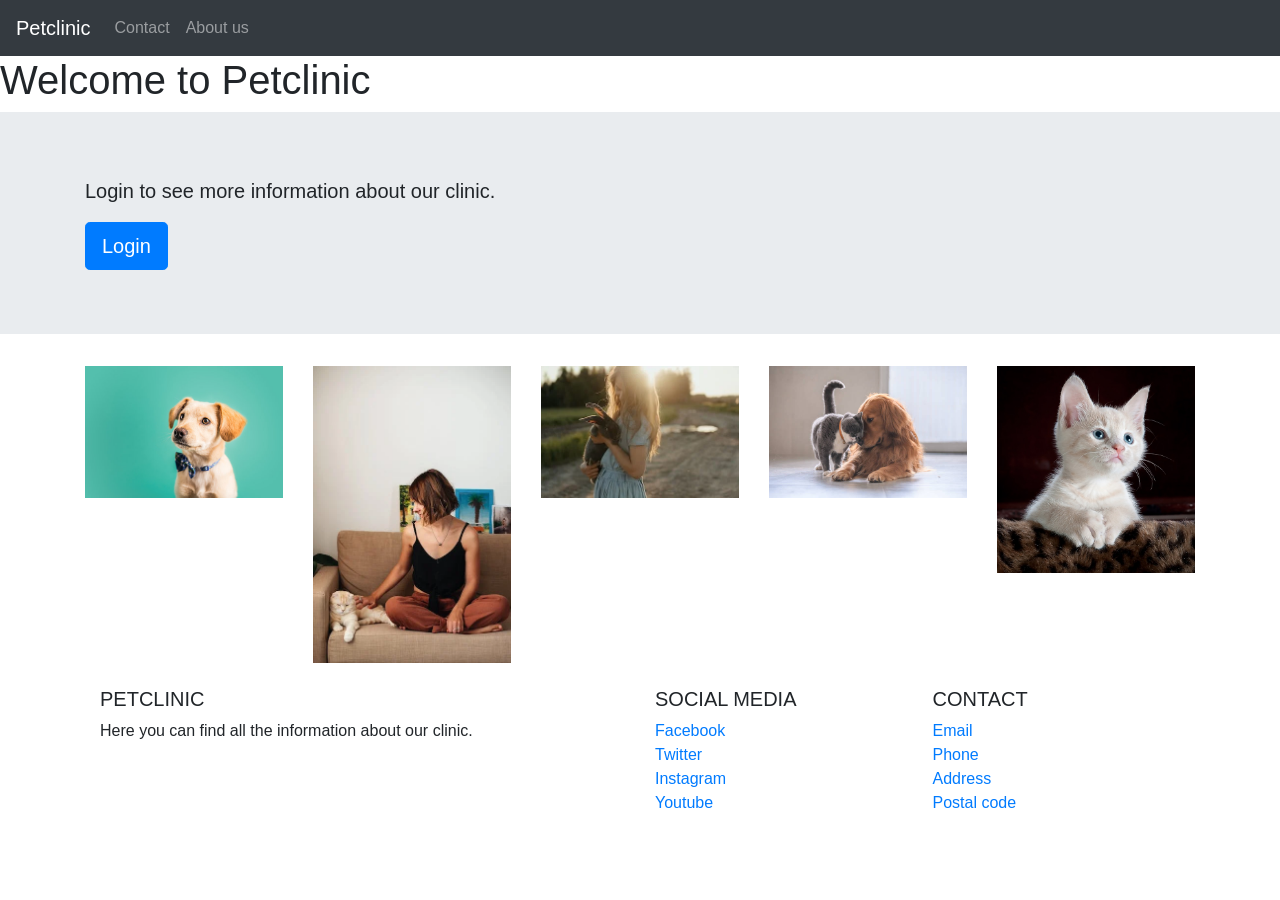
<file: Regex & Thymeleaf/day02PetclinicUI/index.html>
<!DOCTYPE html>
<html>
    <head>
        <meta charset="utf-8">
        <title>Petclinic</title>
        <!-- bootstrap version 4 with integrity and cross origin-->
        <link rel="stylesheet" href="https://stackpath.bootstrapcdn.com/bootstrap/4.3.1/css/bootstrap.min.css"
            integrity="sha384-  ggOyR0iXCbMQv3Xipma34MD+dH/1fQ784/j6cY/iJTQUOhcWr7x9JvoRxT2miX1ib"
            crossorigin="anonymous">
        
        <!-- bootstrap js -->
        <script src="https://stackpath.bootstrapcdn.com/bootstrap/4.3.1/js/bootstrap.min.js"></script>

    </head>
    <body>
        <!-- bootstrap navgation bar dark, links to contact and about us page -->
        <nav class="navbar navbar-expand-lg navbar-dark bg-dark">
            <a class="navbar-brand" href="#">Petclinic</a>
            <ul class="navbar-nav mr-auto">
                <li class="nav-item">
                    <a class="nav-link" href="contact.html">Contact</a>
                </li>
                <li class="nav-item">
                    <a class="nav-link" href="aboutus.html">About us</a>
                </li>
            </ul>
        </nav>
        <!-- bootstrap header with welcome message -->
        <header class="">

            <h1>Welcome to Petclinic</h1>
        </header>
        <main>
            <!-- bootstrap jumbotron for petclinic with full width login button-->
            <div class="jumbotron jumbotron-fluid">
                <div class="container">
                    
                    <p class="lead">Login to see more information about our clinic.</p>
                    <a class="btn btn-primary btn-lg" href="login.html" role="button">Login</a>
                </div>
            </div>

            <!--add images from images file in grids-->
            <div class="container">
                <div class="row">
                    <div class="col-sm">
                        <img src="images/image1.jpg" class="img-fluid" alt="Responsive image">
                    </div>
                    <div class="col-sm">
                        <img src="images/image5.jpg" class="img-fluid" alt="Responsive image">
                    </div>
                    <div class="col-sm">
                        <img src="images/image4.jpg" class="img-fluid" alt="Responsive image">
                    </div>
                    <div class="col-sm">
                        <img src="images/image2.jpg" class="img-fluid" alt="Responsive image">
                    </div>
                    <div class="col-sm">
                        <img src="images/image3.jpg" class="img-fluid" alt="Responsive image">
                    </div>
                </div>

            <!-- footer with social media links-->
            <footer class="page-footer font-small blue pt-4">
                <div class="container-fluid text-center text-md-left">
                    <div class="row">
                        <div class="col-md-6 mt-md-0 mt-3">
                            <h5 class="text-uppercase">Petclinic</h5>
                            <p>Here you can find all the information about our clinic.</p>
                        </div>
                        <hr class="clearfix w-100 d-md-none pb-3">
                        <div class="col-md-3 mb-md-0 mb-3">
                            <h5 class="text-uppercase">Social media</h5>
                            <ul class="list-unstyled">
                                <li>
                                    <a href="#!">Facebook</a>
                                </li>
                                <li>
                                    <a href="#!">Twitter</a>
                                </li>
                                <li>
                                    <a href="#!">Instagram</a>
                                </li>
                                <li>
                                    <a href="#!">Youtube</a>
                                </li>
                            </ul>
                        </div>
                        <div class="col-md-3 mb-md-0 mb-3">
                            <h5 class="text-uppercase">Contact</h5>
                            <ul class="list-unstyled">
                                <li>
                                    <a href="#!">Email</a>
                                </li>
                                <li>
                                    <a href="#!">Phone</a>
                                </li>
                                <li>
                                    <a href="#!">Address</a>
                                </li>
                                <li>
                                    <a href="#!">Postal code</a>
                                </li>
                            </ul>
                        </div>
                    </div>
                </div>

        </main>
    </body>
</html>
</file>
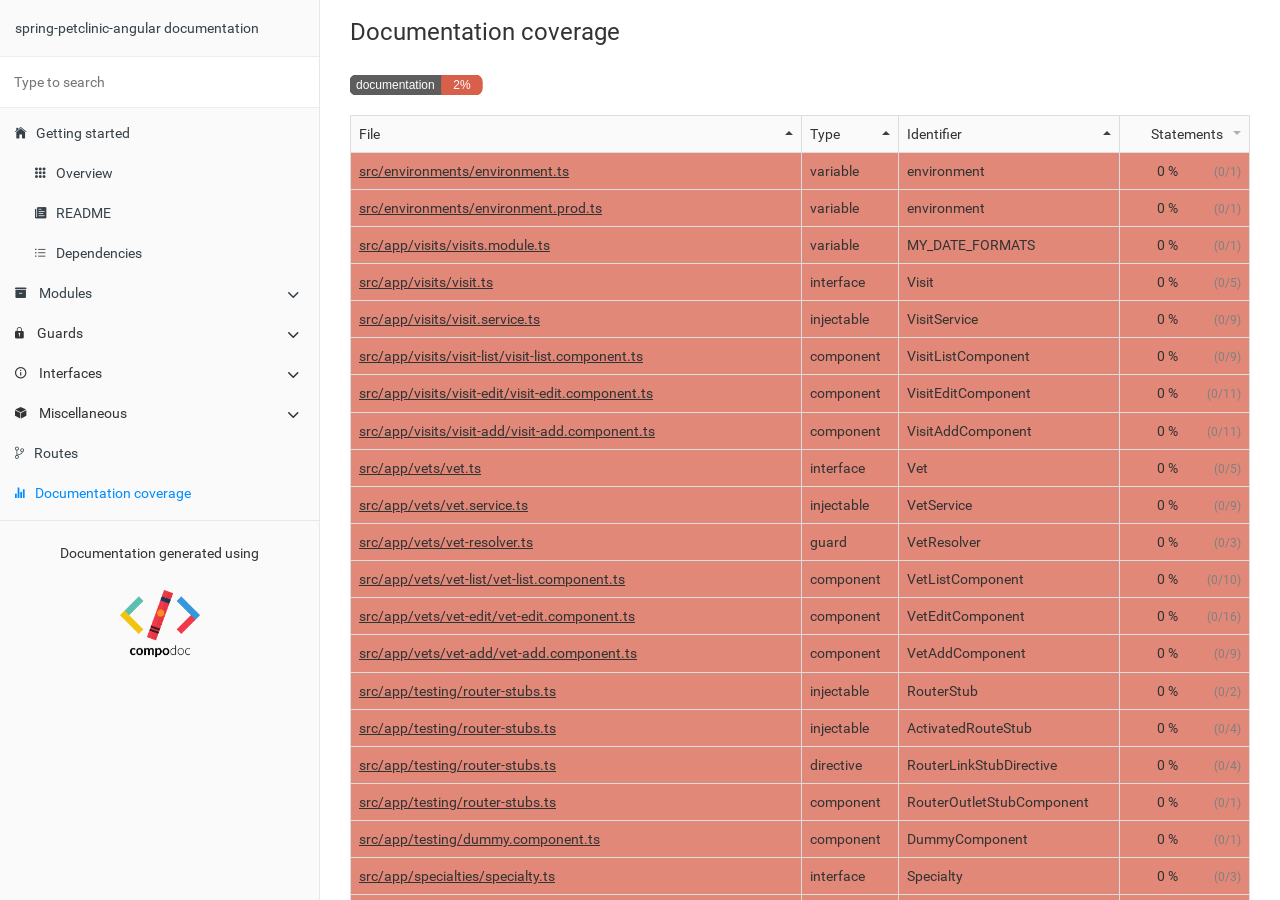
<file: Angular demo/docs/coverage.html>
<!doctype html>
<html class="no-js" lang="">
    <head>
        <meta charset="utf-8">
        <meta http-equiv="x-ua-compatible" content="ie=edge">
        <title>spring-petclinic-angular documentation</title>
        <meta name="description" content="">
        <meta name="viewport" content="width=device-width, initial-scale=1">

        <link rel="icon" type="image/x-icon" href="./images/favicon.ico">
	      <link rel="stylesheet" href="./styles/style.css">
    </head>
    <body>

        <div class="navbar navbar-default navbar-fixed-top visible-xs">
            <a href="./" class="navbar-brand">spring-petclinic-angular documentation</a>
            <button type="button" class="btn btn-default btn-menu ion-ios-menu" id="btn-menu"></button>
        </div>

        <div class="xs-menu menu" id="mobile-menu">
                <div id="book-search-input" role="search"><input type="text" placeholder="Type to search"></div>            <compodoc-menu></compodoc-menu>
        </div>

        <div class="container-fluid main">
           <div class="row main">
               <div class="hidden-xs menu">
                   <compodoc-menu mode="normal"></compodoc-menu>
               </div>
               <!-- START CONTENT -->
               <div class="content coverage">
                   <div class="content-data">














                   


<ol class="breadcrumb">
    <li>Documentation coverage</li>
</ol>

<div>
    <img src="./images/coverage-badge-documentation.svg">
</div>

<table class="table table-bordered coverage" id="coverage-table">
    <thead class="coverage-header">
        <tr>
            <th>File</th>
            <th>Type</th>
            <th>Identifier</th>
            <th style="text-align:right" class="statements" data-sort-default>Statements</th>
        </tr>
    </thead>
    <tbody>
        <tr class="low">
            <td>
                <!-- miscellaneous -->
                <a href="./components/AppComponent.html">src/app/app.component.ts</a>
            </td>
            <td>component</td>
            <td>AppComponent</td>
            <td align="right" data-sort="0">
                <span class="coverage-percent">0 %</span>
                <span class="coverage-count">(0/1)</span>
            </td>
        </tr>
        <tr class="very-good">
            <td>
                <!-- miscellaneous -->
                <a href="./injectables/HttpErrorHandler.html">src/app/error.service.ts</a>
            </td>
            <td>injectable</td>
            <td>HttpErrorHandler</td>
            <td align="right" data-sort="100">
                <span class="coverage-percent">100 %</span>
                <span class="coverage-count">(3/3)</span>
            </td>
        </tr>
        <tr class="low">
            <td>
                <!-- miscellaneous -->
                <a href="./components/OwnerAddComponent.html">src/app/owners/owner-add/owner-add.component.ts</a>
            </td>
            <td>component</td>
            <td>OwnerAddComponent</td>
            <td align="right" data-sort="0">
                <span class="coverage-percent">0 %</span>
                <span class="coverage-count">(0/7)</span>
            </td>
        </tr>
        <tr class="low">
            <td>
                <!-- miscellaneous -->
                <a href="./components/OwnerDetailComponent.html">src/app/owners/owner-detail/owner-detail.component.ts</a>
            </td>
            <td>component</td>
            <td>OwnerDetailComponent</td>
            <td align="right" data-sort="0">
                <span class="coverage-percent">0 %</span>
                <span class="coverage-count">(0/8)</span>
            </td>
        </tr>
        <tr class="low">
            <td>
                <!-- miscellaneous -->
                <a href="./components/OwnerEditComponent.html">src/app/owners/owner-edit/owner-edit.component.ts</a>
            </td>
            <td>component</td>
            <td>OwnerEditComponent</td>
            <td align="right" data-sort="0">
                <span class="coverage-percent">0 %</span>
                <span class="coverage-count">(0/7)</span>
            </td>
        </tr>
        <tr class="low">
            <td>
                <!-- miscellaneous -->
                <a href="./components/OwnerListComponent.html">src/app/owners/owner-list/owner-list.component.ts</a>
            </td>
            <td>component</td>
            <td>OwnerListComponent</td>
            <td align="right" data-sort="0">
                <span class="coverage-percent">0 %</span>
                <span class="coverage-count">(0/7)</span>
            </td>
        </tr>
        <tr class="low">
            <td>
                <!-- miscellaneous -->
                <a href="./injectables/OwnerService.html">src/app/owners/owner.service.ts</a>
            </td>
            <td>injectable</td>
            <td>OwnerService</td>
            <td align="right" data-sort="0">
                <span class="coverage-percent">0 %</span>
                <span class="coverage-count">(0/9)</span>
            </td>
        </tr>
        <tr class="low">
            <td>
                <!-- miscellaneous -->
                <a href="./interfaces/Owner.html">src/app/owners/owner.ts</a>
            </td>
            <td>interface</td>
            <td>Owner</td>
            <td align="right" data-sort="0">
                <span class="coverage-percent">0 %</span>
                <span class="coverage-count">(0/8)</span>
            </td>
        </tr>
        <tr class="low">
            <td>
                <!-- miscellaneous -->
                <a href="./components/PageNotFoundComponent.html">src/app/parts/page-not-found/page-not-found.component.ts</a>
            </td>
            <td>component</td>
            <td>PageNotFoundComponent</td>
            <td align="right" data-sort="0">
                <span class="coverage-percent">0 %</span>
                <span class="coverage-count">(0/3)</span>
            </td>
        </tr>
        <tr class="low">
            <td>
                <!-- miscellaneous -->
                <a href="./components/WelcomeComponent.html">src/app/parts/welcome/welcome.component.ts</a>
            </td>
            <td>component</td>
            <td>WelcomeComponent</td>
            <td align="right" data-sort="0">
                <span class="coverage-percent">0 %</span>
                <span class="coverage-count">(0/3)</span>
            </td>
        </tr>
        <tr class="low">
            <td>
                <!-- miscellaneous -->
                <a href="./components/PetAddComponent.html">src/app/pets/pet-add/pet-add.component.ts</a>
            </td>
            <td>component</td>
            <td>PetAddComponent</td>
            <td align="right" data-sort="0">
                <span class="coverage-percent">0 %</span>
                <span class="coverage-count">(0/11)</span>
            </td>
        </tr>
        <tr class="low">
            <td>
                <!-- miscellaneous -->
                <a href="./components/PetEditComponent.html">src/app/pets/pet-edit/pet-edit.component.ts</a>
            </td>
            <td>component</td>
            <td>PetEditComponent</td>
            <td align="right" data-sort="0">
                <span class="coverage-percent">0 %</span>
                <span class="coverage-count">(0/10)</span>
            </td>
        </tr>
        <tr class="low">
            <td>
                <!-- miscellaneous -->
                <a href="./components/PetListComponent.html">src/app/pets/pet-list/pet-list.component.ts</a>
            </td>
            <td>component</td>
            <td>PetListComponent</td>
            <td align="right" data-sort="0">
                <span class="coverage-percent">0 %</span>
                <span class="coverage-count">(0/10)</span>
            </td>
        </tr>
        <tr class="low">
            <td>
                <!-- miscellaneous -->
                <a href="./injectables/PetService.html">src/app/pets/pet.service.ts</a>
            </td>
            <td>injectable</td>
            <td>PetService</td>
            <td align="right" data-sort="0">
                <span class="coverage-percent">0 %</span>
                <span class="coverage-count">(0/9)</span>
            </td>
        </tr>
        <tr class="low">
            <td>
                <!-- miscellaneous -->
                <a href="./interfaces/Pet.html">src/app/pets/pet.ts</a>
            </td>
            <td>interface</td>
            <td>Pet</td>
            <td align="right" data-sort="0">
                <span class="coverage-percent">0 %</span>
                <span class="coverage-count">(0/7)</span>
            </td>
        </tr>
        <tr class="low">
            <td>
                <!-- miscellaneous -->
                <a href="./miscellaneous/variables.html#MY_DATE_FORMATS">src/app/pets/pets.module.ts</a>
            </td>
            <td>variable</td>
            <td>MY_DATE_FORMATS</td>
            <td align="right" data-sort="0">
                <span class="coverage-percent">0 %</span>
                <span class="coverage-count">(0/1)</span>
            </td>
        </tr>
        <tr class="low">
            <td>
                <!-- miscellaneous -->
                <a href="./components/PettypeAddComponent.html">src/app/pettypes/pettype-add/pettype-add.component.ts</a>
            </td>
            <td>component</td>
            <td>PettypeAddComponent</td>
            <td align="right" data-sort="0">
                <span class="coverage-percent">0 %</span>
                <span class="coverage-count">(0/7)</span>
            </td>
        </tr>
        <tr class="low">
            <td>
                <!-- miscellaneous -->
                <a href="./components/PettypeEditComponent.html">src/app/pettypes/pettype-edit/pettype-edit.component.ts</a>
            </td>
            <td>component</td>
            <td>PettypeEditComponent</td>
            <td align="right" data-sort="0">
                <span class="coverage-percent">0 %</span>
                <span class="coverage-count">(0/7)</span>
            </td>
        </tr>
        <tr class="low">
            <td>
                <!-- miscellaneous -->
                <a href="./components/PettypeListComponent.html">src/app/pettypes/pettype-list/pettype-list.component.ts</a>
            </td>
            <td>component</td>
            <td>PettypeListComponent</td>
            <td align="right" data-sort="0">
                <span class="coverage-percent">0 %</span>
                <span class="coverage-count">(0/12)</span>
            </td>
        </tr>
        <tr class="low">
            <td>
                <!-- miscellaneous -->
                <a href="./injectables/PetTypeService.html">src/app/pettypes/pettype.service.ts</a>
            </td>
            <td>injectable</td>
            <td>PetTypeService</td>
            <td align="right" data-sort="0">
                <span class="coverage-percent">0 %</span>
                <span class="coverage-count">(0/9)</span>
            </td>
        </tr>
        <tr class="low">
            <td>
                <!-- miscellaneous -->
                <a href="./interfaces/PetType.html">src/app/pettypes/pettype.ts</a>
            </td>
            <td>interface</td>
            <td>PetType</td>
            <td align="right" data-sort="0">
                <span class="coverage-percent">0 %</span>
                <span class="coverage-count">(0/3)</span>
            </td>
        </tr>
        <tr class="low">
            <td>
                <!-- miscellaneous -->
                <a href="./guards/SpecResolver.html">src/app/specialties/spec-resolver.ts</a>
            </td>
            <td>guard</td>
            <td>SpecResolver</td>
            <td align="right" data-sort="0">
                <span class="coverage-percent">0 %</span>
                <span class="coverage-count">(0/3)</span>
            </td>
        </tr>
        <tr class="low">
            <td>
                <!-- miscellaneous -->
                <a href="./components/SpecialtyAddComponent.html">src/app/specialties/specialty-add/specialty-add.component.ts</a>
            </td>
            <td>component</td>
            <td>SpecialtyAddComponent</td>
            <td align="right" data-sort="0">
                <span class="coverage-percent">0 %</span>
                <span class="coverage-count">(0/8)</span>
            </td>
        </tr>
        <tr class="low">
            <td>
                <!-- miscellaneous -->
                <a href="./components/SpecialtyEditComponent.html">src/app/specialties/specialty-edit/specialty-edit.component.ts</a>
            </td>
            <td>component</td>
            <td>SpecialtyEditComponent</td>
            <td align="right" data-sort="0">
                <span class="coverage-percent">0 %</span>
                <span class="coverage-count">(0/7)</span>
            </td>
        </tr>
        <tr class="low">
            <td>
                <!-- miscellaneous -->
                <a href="./components/SpecialtyListComponent.html">src/app/specialties/specialty-list/specialty-list.component.ts</a>
            </td>
            <td>component</td>
            <td>SpecialtyListComponent</td>
            <td align="right" data-sort="0">
                <span class="coverage-percent">0 %</span>
                <span class="coverage-count">(0/12)</span>
            </td>
        </tr>
        <tr class="low">
            <td>
                <!-- miscellaneous -->
                <a href="./injectables/SpecialtyService.html">src/app/specialties/specialty.service.ts</a>
            </td>
            <td>injectable</td>
            <td>SpecialtyService</td>
            <td align="right" data-sort="0">
                <span class="coverage-percent">0 %</span>
                <span class="coverage-count">(0/9)</span>
            </td>
        </tr>
        <tr class="low">
            <td>
                <!-- miscellaneous -->
                <a href="./interfaces/Specialty.html">src/app/specialties/specialty.ts</a>
            </td>
            <td>interface</td>
            <td>Specialty</td>
            <td align="right" data-sort="0">
                <span class="coverage-percent">0 %</span>
                <span class="coverage-count">(0/3)</span>
            </td>
        </tr>
        <tr class="low">
            <td>
                <!-- miscellaneous -->
                <a href="./components/DummyComponent.html">src/app/testing/dummy.component.ts</a>
            </td>
            <td>component</td>
            <td>DummyComponent</td>
            <td align="right" data-sort="0">
                <span class="coverage-percent">0 %</span>
                <span class="coverage-count">(0/1)</span>
            </td>
        </tr>
        <tr class="low">
            <td>
                <!-- miscellaneous -->
                <a href="./components/RouterOutletStubComponent.html">src/app/testing/router-stubs.ts</a>
            </td>
            <td>component</td>
            <td>RouterOutletStubComponent</td>
            <td align="right" data-sort="0">
                <span class="coverage-percent">0 %</span>
                <span class="coverage-count">(0/1)</span>
            </td>
        </tr>
        <tr class="low">
            <td>
                <!-- miscellaneous -->
                <a href="./directives/RouterLinkStubDirective.html">src/app/testing/router-stubs.ts</a>
            </td>
            <td>directive</td>
            <td>RouterLinkStubDirective</td>
            <td align="right" data-sort="0">
                <span class="coverage-percent">0 %</span>
                <span class="coverage-count">(0/4)</span>
            </td>
        </tr>
        <tr class="low">
            <td>
                <!-- miscellaneous -->
                <a href="./injectables/ActivatedRouteStub.html">src/app/testing/router-stubs.ts</a>
            </td>
            <td>injectable</td>
            <td>ActivatedRouteStub</td>
            <td align="right" data-sort="0">
                <span class="coverage-percent">0 %</span>
                <span class="coverage-count">(0/4)</span>
            </td>
        </tr>
        <tr class="low">
            <td>
                <!-- miscellaneous -->
                <a href="./injectables/RouterStub.html">src/app/testing/router-stubs.ts</a>
            </td>
            <td>injectable</td>
            <td>RouterStub</td>
            <td align="right" data-sort="0">
                <span class="coverage-percent">0 %</span>
                <span class="coverage-count">(0/2)</span>
            </td>
        </tr>
        <tr class="low">
            <td>
                <!-- miscellaneous -->
                <a href="./components/VetAddComponent.html">src/app/vets/vet-add/vet-add.component.ts</a>
            </td>
            <td>component</td>
            <td>VetAddComponent</td>
            <td align="right" data-sort="0">
                <span class="coverage-percent">0 %</span>
                <span class="coverage-count">(0/9)</span>
            </td>
        </tr>
        <tr class="low">
            <td>
                <!-- miscellaneous -->
                <a href="./components/VetEditComponent.html">src/app/vets/vet-edit/vet-edit.component.ts</a>
            </td>
            <td>component</td>
            <td>VetEditComponent</td>
            <td align="right" data-sort="0">
                <span class="coverage-percent">0 %</span>
                <span class="coverage-count">(0/16)</span>
            </td>
        </tr>
        <tr class="low">
            <td>
                <!-- miscellaneous -->
                <a href="./components/VetListComponent.html">src/app/vets/vet-list/vet-list.component.ts</a>
            </td>
            <td>component</td>
            <td>VetListComponent</td>
            <td align="right" data-sort="0">
                <span class="coverage-percent">0 %</span>
                <span class="coverage-count">(0/10)</span>
            </td>
        </tr>
        <tr class="low">
            <td>
                <!-- miscellaneous -->
                <a href="./guards/VetResolver.html">src/app/vets/vet-resolver.ts</a>
            </td>
            <td>guard</td>
            <td>VetResolver</td>
            <td align="right" data-sort="0">
                <span class="coverage-percent">0 %</span>
                <span class="coverage-count">(0/3)</span>
            </td>
        </tr>
        <tr class="low">
            <td>
                <!-- miscellaneous -->
                <a href="./injectables/VetService.html">src/app/vets/vet.service.ts</a>
            </td>
            <td>injectable</td>
            <td>VetService</td>
            <td align="right" data-sort="0">
                <span class="coverage-percent">0 %</span>
                <span class="coverage-count">(0/9)</span>
            </td>
        </tr>
        <tr class="low">
            <td>
                <!-- miscellaneous -->
                <a href="./interfaces/Vet.html">src/app/vets/vet.ts</a>
            </td>
            <td>interface</td>
            <td>Vet</td>
            <td align="right" data-sort="0">
                <span class="coverage-percent">0 %</span>
                <span class="coverage-count">(0/5)</span>
            </td>
        </tr>
        <tr class="low">
            <td>
                <!-- miscellaneous -->
                <a href="./components/VisitAddComponent.html">src/app/visits/visit-add/visit-add.component.ts</a>
            </td>
            <td>component</td>
            <td>VisitAddComponent</td>
            <td align="right" data-sort="0">
                <span class="coverage-percent">0 %</span>
                <span class="coverage-count">(0/11)</span>
            </td>
        </tr>
        <tr class="low">
            <td>
                <!-- miscellaneous -->
                <a href="./components/VisitEditComponent.html">src/app/visits/visit-edit/visit-edit.component.ts</a>
            </td>
            <td>component</td>
            <td>VisitEditComponent</td>
            <td align="right" data-sort="0">
                <span class="coverage-percent">0 %</span>
                <span class="coverage-count">(0/11)</span>
            </td>
        </tr>
        <tr class="low">
            <td>
                <!-- miscellaneous -->
                <a href="./components/VisitListComponent.html">src/app/visits/visit-list/visit-list.component.ts</a>
            </td>
            <td>component</td>
            <td>VisitListComponent</td>
            <td align="right" data-sort="0">
                <span class="coverage-percent">0 %</span>
                <span class="coverage-count">(0/9)</span>
            </td>
        </tr>
        <tr class="low">
            <td>
                <!-- miscellaneous -->
                <a href="./injectables/VisitService.html">src/app/visits/visit.service.ts</a>
            </td>
            <td>injectable</td>
            <td>VisitService</td>
            <td align="right" data-sort="0">
                <span class="coverage-percent">0 %</span>
                <span class="coverage-count">(0/9)</span>
            </td>
        </tr>
        <tr class="low">
            <td>
                <!-- miscellaneous -->
                <a href="./interfaces/Visit.html">src/app/visits/visit.ts</a>
            </td>
            <td>interface</td>
            <td>Visit</td>
            <td align="right" data-sort="0">
                <span class="coverage-percent">0 %</span>
                <span class="coverage-count">(0/5)</span>
            </td>
        </tr>
        <tr class="low">
            <td>
                <!-- miscellaneous -->
                <a href="./miscellaneous/variables.html#MY_DATE_FORMATS">src/app/visits/visits.module.ts</a>
            </td>
            <td>variable</td>
            <td>MY_DATE_FORMATS</td>
            <td align="right" data-sort="0">
                <span class="coverage-percent">0 %</span>
                <span class="coverage-count">(0/1)</span>
            </td>
        </tr>
        <tr class="low">
            <td>
                <!-- miscellaneous -->
                <a href="./miscellaneous/variables.html#environment">src/environments/environment.prod.ts</a>
            </td>
            <td>variable</td>
            <td>environment</td>
            <td align="right" data-sort="0">
                <span class="coverage-percent">0 %</span>
                <span class="coverage-count">(0/1)</span>
            </td>
        </tr>
        <tr class="low">
            <td>
                <!-- miscellaneous -->
                <a href="./miscellaneous/variables.html#environment">src/environments/environment.ts</a>
            </td>
            <td>variable</td>
            <td>environment</td>
            <td align="right" data-sort="0">
                <span class="coverage-percent">0 %</span>
                <span class="coverage-count">(0/1)</span>
            </td>
        </tr>
    </tbody>
</table>

<script src="js/libs/tablesort.min.js"></script>
<script src="js/libs/tablesort.number.min.js"></script>
<script>
    new Tablesort(document.getElementById('coverage-table'));
</script>

                   </div><div class="search-results">
    <div class="has-results">
        <h1 class="search-results-title"><span class='search-results-count'></span> result-matching "<span class='search-query'></span>"</h1>
        <ul class="search-results-list"></ul>
    </div>
    <div class="no-results">
        <h1 class="search-results-title">No results matching "<span class='search-query'></span>"</h1>
    </div>
</div>
</div>
               <!-- END CONTENT -->
           </div>
       </div>

       <script>
            var COMPODOC_CURRENT_PAGE_DEPTH = 0;
            var COMPODOC_CURRENT_PAGE_CONTEXT = 'coverage';
            var COMPODOC_CURRENT_PAGE_URL = 'coverage.html';
       </script>

       <script src="./js/libs/custom-elements.min.js"></script>
       <script src="./js/libs/lit-html.js"></script>
       <!-- Required to polyfill modern browsers as code is ES5 for IE... -->
       <script src="./js/libs/custom-elements-es5-adapter.js" charset="utf-8" defer></script>
       <script src="./js/menu-wc.js" defer></script>

       <script src="./js/libs/bootstrap-native.js"></script>

       <script src="./js/libs/es6-shim.min.js"></script>
       <script src="./js/libs/EventDispatcher.js"></script>
       <script src="./js/libs/promise.min.js"></script>
       <script src="./js/libs/zepto.min.js"></script>

       <script src="./js/compodoc.js"></script>

       <script src="./js/tabs.js"></script>
       <script src="./js/menu.js"></script>
       <script src="./js/libs/clipboard.min.js"></script>
       <script src="./js/libs/prism.js"></script>
       <script src="./js/sourceCode.js"></script>
          <script src="./js/search/search.js"></script>
          <script src="./js/search/lunr.min.js"></script>
          <script src="./js/search/search-lunr.js"></script>
          <script src="./js/search/search_index.js"></script>
       <script src="./js/lazy-load-graphs.js"></script>


    </body>
</html>
</file>
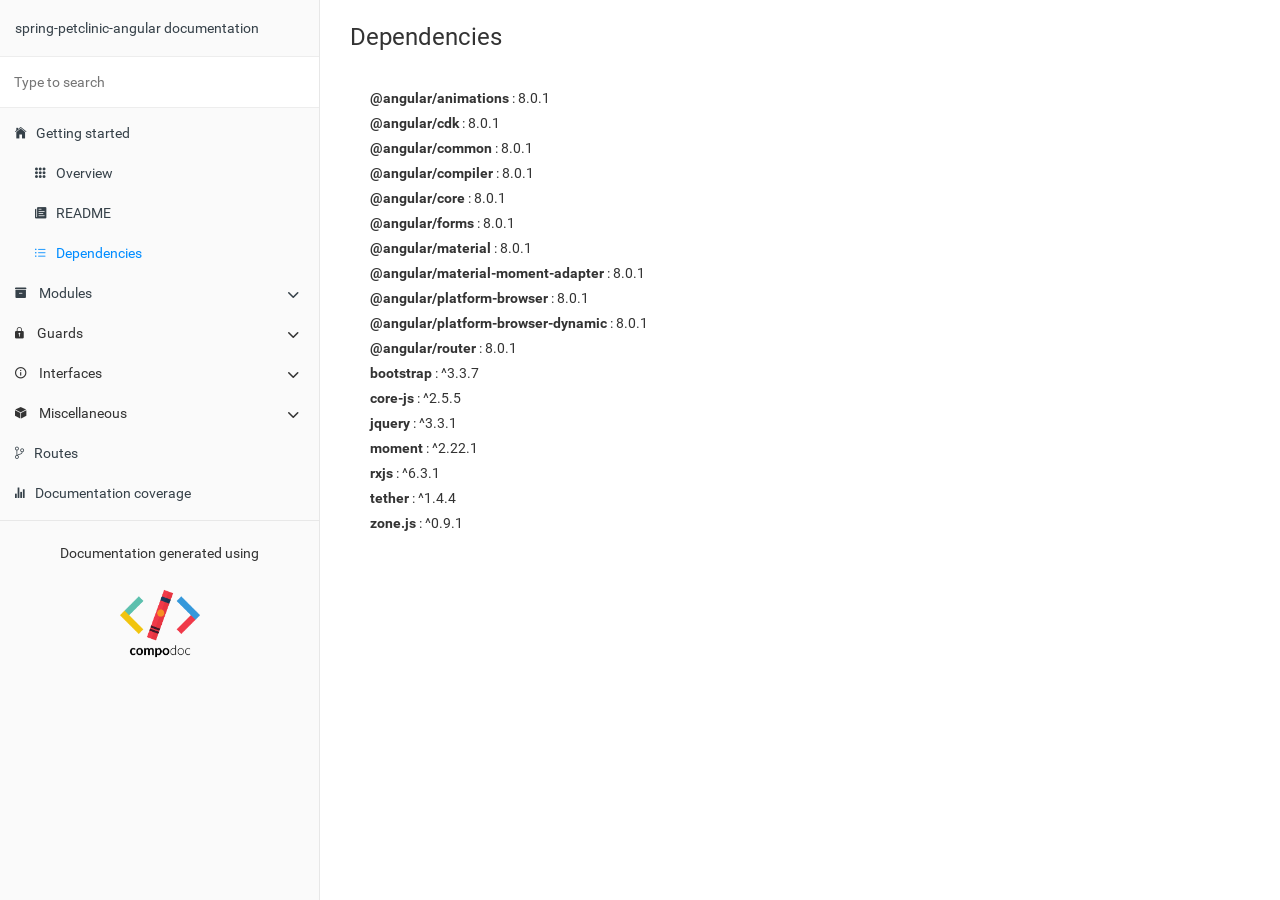
<file: Angular demo/docs/dependencies.html>
<!doctype html>
<html class="no-js" lang="">
    <head>
        <meta charset="utf-8">
        <meta http-equiv="x-ua-compatible" content="ie=edge">
        <title>spring-petclinic-angular documentation</title>
        <meta name="description" content="">
        <meta name="viewport" content="width=device-width, initial-scale=1">

        <link rel="icon" type="image/x-icon" href="./images/favicon.ico">
	      <link rel="stylesheet" href="./styles/style.css">
    </head>
    <body>

        <div class="navbar navbar-default navbar-fixed-top visible-xs">
            <a href="./" class="navbar-brand">spring-petclinic-angular documentation</a>
            <button type="button" class="btn btn-default btn-menu ion-ios-menu" id="btn-menu"></button>
        </div>

        <div class="xs-menu menu" id="mobile-menu">
                <div id="book-search-input" role="search"><input type="text" placeholder="Type to search"></div>            <compodoc-menu></compodoc-menu>
        </div>

        <div class="container-fluid main">
           <div class="row main">
               <div class="hidden-xs menu">
                   <compodoc-menu mode="normal"></compodoc-menu>
               </div>
               <!-- START CONTENT -->
               <div class="content package-dependencies">
                   <div class="content-data">














    <ol class="breadcrumb">
        <li>Dependencies</li>
    </ol>
    <ul class="dependencies-list">
        <li>
            <b>@angular/animations</b> : 8.0.1</li>
        <li>
            <b>@angular/cdk</b> : 8.0.1</li>
        <li>
            <b>@angular/common</b> : 8.0.1</li>
        <li>
            <b>@angular/compiler</b> : 8.0.1</li>
        <li>
            <b>@angular/core</b> : 8.0.1</li>
        <li>
            <b>@angular/forms</b> : 8.0.1</li>
        <li>
            <b>@angular/material</b> : 8.0.1</li>
        <li>
            <b>@angular/material-moment-adapter</b> : 8.0.1</li>
        <li>
            <b>@angular/platform-browser</b> : 8.0.1</li>
        <li>
            <b>@angular/platform-browser-dynamic</b> : 8.0.1</li>
        <li>
            <b>@angular/router</b> : 8.0.1</li>
        <li>
            <b>bootstrap</b> : ^3.3.7</li>
        <li>
            <b>core-js</b> : ^2.5.5</li>
        <li>
            <b>jquery</b> : ^3.3.1</li>
        <li>
            <b>moment</b> : ^2.22.1</li>
        <li>
            <b>rxjs</b> : ^6.3.1</li>
        <li>
            <b>tether</b> : ^1.4.4</li>
        <li>
            <b>zone.js</b> : ^0.9.1</li>
    </ul>

                   




                   </div><div class="search-results">
    <div class="has-results">
        <h1 class="search-results-title"><span class='search-results-count'></span> result-matching "<span class='search-query'></span>"</h1>
        <ul class="search-results-list"></ul>
    </div>
    <div class="no-results">
        <h1 class="search-results-title">No results matching "<span class='search-query'></span>"</h1>
    </div>
</div>
</div>
               <!-- END CONTENT -->
           </div>
       </div>

       <script>
            var COMPODOC_CURRENT_PAGE_DEPTH = 0;
            var COMPODOC_CURRENT_PAGE_CONTEXT = 'package-dependencies';
            var COMPODOC_CURRENT_PAGE_URL = 'dependencies.html';
       </script>

       <script src="./js/libs/custom-elements.min.js"></script>
       <script src="./js/libs/lit-html.js"></script>
       <!-- Required to polyfill modern browsers as code is ES5 for IE... -->
       <script src="./js/libs/custom-elements-es5-adapter.js" charset="utf-8" defer></script>
       <script src="./js/menu-wc.js" defer></script>

       <script src="./js/libs/bootstrap-native.js"></script>

       <script src="./js/libs/es6-shim.min.js"></script>
       <script src="./js/libs/EventDispatcher.js"></script>
       <script src="./js/libs/promise.min.js"></script>
       <script src="./js/libs/zepto.min.js"></script>

       <script src="./js/compodoc.js"></script>

       <script src="./js/tabs.js"></script>
       <script src="./js/menu.js"></script>
       <script src="./js/libs/clipboard.min.js"></script>
       <script src="./js/libs/prism.js"></script>
       <script src="./js/sourceCode.js"></script>
          <script src="./js/search/search.js"></script>
          <script src="./js/search/lunr.min.js"></script>
          <script src="./js/search/search-lunr.js"></script>
          <script src="./js/search/search_index.js"></script>
       <script src="./js/lazy-load-graphs.js"></script>


    </body>
</html>
</file>
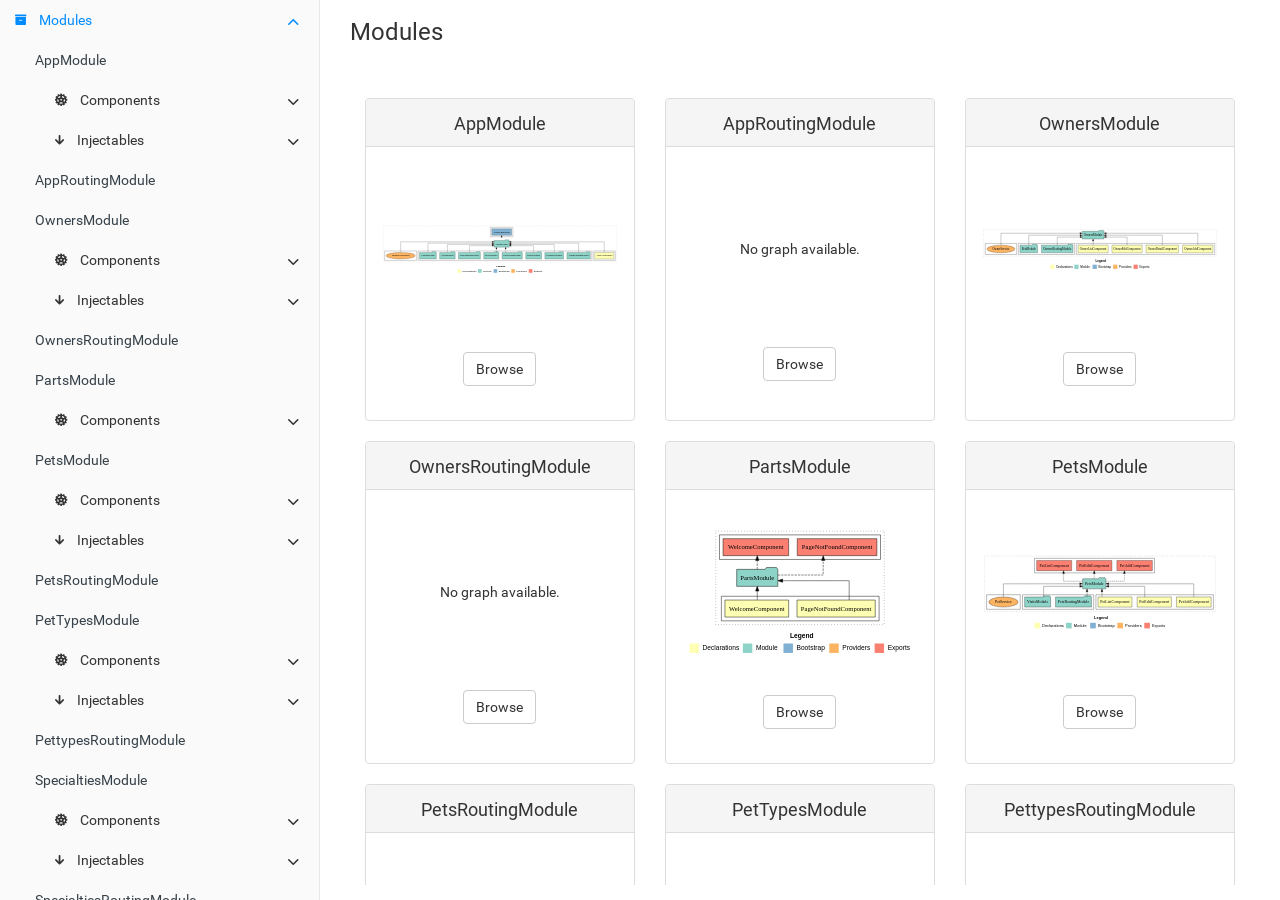
<file: Angular demo/docs/modules.html>
<!doctype html>
<html class="no-js" lang="">
    <head>
        <meta charset="utf-8">
        <meta http-equiv="x-ua-compatible" content="ie=edge">
        <title>spring-petclinic-angular documentation</title>
        <meta name="description" content="">
        <meta name="viewport" content="width=device-width, initial-scale=1">

        <link rel="icon" type="image/x-icon" href="./images/favicon.ico">
	      <link rel="stylesheet" href="./styles/style.css">
    </head>
    <body>

        <div class="navbar navbar-default navbar-fixed-top visible-xs">
            <a href="./" class="navbar-brand">spring-petclinic-angular documentation</a>
            <button type="button" class="btn btn-default btn-menu ion-ios-menu" id="btn-menu"></button>
        </div>

        <div class="xs-menu menu" id="mobile-menu">
                <div id="book-search-input" role="search"><input type="text" placeholder="Type to search"></div>            <compodoc-menu></compodoc-menu>
        </div>

        <div class="container-fluid main">
           <div class="row main">
               <div class="hidden-xs menu">
                   <compodoc-menu mode="normal"></compodoc-menu>
               </div>
               <!-- START CONTENT -->
               <div class="content modules">
                   <div class="content-data">



<ol class="breadcrumb">
    <li>Modules</li>
</ol>
<div class="container-fluid modules">
    <div class="row">
            <div class="col-sm-4">
                <div class="card card-module">
                    <div class="card-header">
                        <h4 class="card-title">AppModule</h4>
                    </div>
                    <div class="card-block">
                                <p>
                                    <object id="demo-svg" type="image/svg+xml" lazy="./modules/AppModule/dependencies.svg" style="width: 100%; height: 175px;">
                                        Your browser does not support SVG
                                    </object>
                                </p>
                        <footer class="text-center">
                            <a href="./modules/AppModule.html" class="btn btn-default">Browse</a>
                        </footer>
                    </div>
                </div>
            </div>
            <div class="col-sm-4">
                <div class="card card-module">
                    <div class="card-header">
                        <h4 class="card-title">AppRoutingModule</h4>
                    </div>
                    <div class="card-block">
                                <p class="no-graph">
                                    No graph available.
                                </p>
                        <footer class="text-center">
                            <a href="./modules/AppRoutingModule.html" class="btn btn-default">Browse</a>
                        </footer>
                    </div>
                </div>
            </div>
            <div class="col-sm-4">
                <div class="card card-module">
                    <div class="card-header">
                        <h4 class="card-title">OwnersModule</h4>
                    </div>
                    <div class="card-block">
                                <p>
                                    <object id="demo-svg" type="image/svg+xml" lazy="./modules/OwnersModule/dependencies.svg" style="width: 100%; height: 175px;">
                                        Your browser does not support SVG
                                    </object>
                                </p>
                        <footer class="text-center">
                            <a href="./modules/OwnersModule.html" class="btn btn-default">Browse</a>
                        </footer>
                    </div>
                </div>
            </div>
            <div class="col-sm-4">
                <div class="card card-module">
                    <div class="card-header">
                        <h4 class="card-title">OwnersRoutingModule</h4>
                    </div>
                    <div class="card-block">
                                <p class="no-graph">
                                    No graph available.
                                </p>
                        <footer class="text-center">
                            <a href="./modules/OwnersRoutingModule.html" class="btn btn-default">Browse</a>
                        </footer>
                    </div>
                </div>
            </div>
            <div class="col-sm-4">
                <div class="card card-module">
                    <div class="card-header">
                        <h4 class="card-title">PartsModule</h4>
                    </div>
                    <div class="card-block">
                                <p>
                                    <object id="demo-svg" type="image/svg+xml" lazy="./modules/PartsModule/dependencies.svg" style="width: 100%; height: 175px;">
                                        Your browser does not support SVG
                                    </object>
                                </p>
                        <footer class="text-center">
                            <a href="./modules/PartsModule.html" class="btn btn-default">Browse</a>
                        </footer>
                    </div>
                </div>
            </div>
            <div class="col-sm-4">
                <div class="card card-module">
                    <div class="card-header">
                        <h4 class="card-title">PetsModule</h4>
                    </div>
                    <div class="card-block">
                                <p>
                                    <object id="demo-svg" type="image/svg+xml" lazy="./modules/PetsModule/dependencies.svg" style="width: 100%; height: 175px;">
                                        Your browser does not support SVG
                                    </object>
                                </p>
                        <footer class="text-center">
                            <a href="./modules/PetsModule.html" class="btn btn-default">Browse</a>
                        </footer>
                    </div>
                </div>
            </div>
            <div class="col-sm-4">
                <div class="card card-module">
                    <div class="card-header">
                        <h4 class="card-title">PetsRoutingModule</h4>
                    </div>
                    <div class="card-block">
                                <p class="no-graph">
                                    No graph available.
                                </p>
                        <footer class="text-center">
                            <a href="./modules/PetsRoutingModule.html" class="btn btn-default">Browse</a>
                        </footer>
                    </div>
                </div>
            </div>
            <div class="col-sm-4">
                <div class="card card-module">
                    <div class="card-header">
                        <h4 class="card-title">PetTypesModule</h4>
                    </div>
                    <div class="card-block">
                                <p>
                                    <object id="demo-svg" type="image/svg+xml" lazy="./modules/PetTypesModule/dependencies.svg" style="width: 100%; height: 175px;">
                                        Your browser does not support SVG
                                    </object>
                                </p>
                        <footer class="text-center">
                            <a href="./modules/PetTypesModule.html" class="btn btn-default">Browse</a>
                        </footer>
                    </div>
                </div>
            </div>
            <div class="col-sm-4">
                <div class="card card-module">
                    <div class="card-header">
                        <h4 class="card-title">PettypesRoutingModule</h4>
                    </div>
                    <div class="card-block">
                                <p class="no-graph">
                                    No graph available.
                                </p>
                        <footer class="text-center">
                            <a href="./modules/PettypesRoutingModule.html" class="btn btn-default">Browse</a>
                        </footer>
                    </div>
                </div>
            </div>
            <div class="col-sm-4">
                <div class="card card-module">
                    <div class="card-header">
                        <h4 class="card-title">SpecialtiesModule</h4>
                    </div>
                    <div class="card-block">
                                <p>
                                    <object id="demo-svg" type="image/svg+xml" lazy="./modules/SpecialtiesModule/dependencies.svg" style="width: 100%; height: 175px;">
                                        Your browser does not support SVG
                                    </object>
                                </p>
                        <footer class="text-center">
                            <a href="./modules/SpecialtiesModule.html" class="btn btn-default">Browse</a>
                        </footer>
                    </div>
                </div>
            </div>
            <div class="col-sm-4">
                <div class="card card-module">
                    <div class="card-header">
                        <h4 class="card-title">SpecialtiesRoutingModule</h4>
                    </div>
                    <div class="card-block">
                                <p class="no-graph">
                                    No graph available.
                                </p>
                        <footer class="text-center">
                            <a href="./modules/SpecialtiesRoutingModule.html" class="btn btn-default">Browse</a>
                        </footer>
                    </div>
                </div>
            </div>
            <div class="col-sm-4">
                <div class="card card-module">
                    <div class="card-header">
                        <h4 class="card-title">TestingModule</h4>
                    </div>
                    <div class="card-block">
                                <p>
                                    <object id="demo-svg" type="image/svg+xml" lazy="./modules/TestingModule/dependencies.svg" style="width: 100%; height: 175px;">
                                        Your browser does not support SVG
                                    </object>
                                </p>
                        <footer class="text-center">
                            <a href="./modules/TestingModule.html" class="btn btn-default">Browse</a>
                        </footer>
                    </div>
                </div>
            </div>
            <div class="col-sm-4">
                <div class="card card-module">
                    <div class="card-header">
                        <h4 class="card-title">VetsModule</h4>
                    </div>
                    <div class="card-block">
                                <p>
                                    <object id="demo-svg" type="image/svg+xml" lazy="./modules/VetsModule/dependencies.svg" style="width: 100%; height: 175px;">
                                        Your browser does not support SVG
                                    </object>
                                </p>
                        <footer class="text-center">
                            <a href="./modules/VetsModule.html" class="btn btn-default">Browse</a>
                        </footer>
                    </div>
                </div>
            </div>
            <div class="col-sm-4">
                <div class="card card-module">
                    <div class="card-header">
                        <h4 class="card-title">VetsRoutingModule</h4>
                    </div>
                    <div class="card-block">
                                <p class="no-graph">
                                    No graph available.
                                </p>
                        <footer class="text-center">
                            <a href="./modules/VetsRoutingModule.html" class="btn btn-default">Browse</a>
                        </footer>
                    </div>
                </div>
            </div>
            <div class="col-sm-4">
                <div class="card card-module">
                    <div class="card-header">
                        <h4 class="card-title">VisitsModule</h4>
                    </div>
                    <div class="card-block">
                                <p>
                                    <object id="demo-svg" type="image/svg+xml" lazy="./modules/VisitsModule/dependencies.svg" style="width: 100%; height: 175px;">
                                        Your browser does not support SVG
                                    </object>
                                </p>
                        <footer class="text-center">
                            <a href="./modules/VisitsModule.html" class="btn btn-default">Browse</a>
                        </footer>
                    </div>
                </div>
            </div>
            <div class="col-sm-4">
                <div class="card card-module">
                    <div class="card-header">
                        <h4 class="card-title">VisitsRoutingModule</h4>
                    </div>
                    <div class="card-block">
                                <p class="no-graph">
                                    No graph available.
                                </p>
                        <footer class="text-center">
                            <a href="./modules/VisitsRoutingModule.html" class="btn btn-default">Browse</a>
                        </footer>
                    </div>
                </div>
            </div>
    </div>
</div>











                   




                   </div><div class="search-results">
    <div class="has-results">
        <h1 class="search-results-title"><span class='search-results-count'></span> result-matching "<span class='search-query'></span>"</h1>
        <ul class="search-results-list"></ul>
    </div>
    <div class="no-results">
        <h1 class="search-results-title">No results matching "<span class='search-query'></span>"</h1>
    </div>
</div>
</div>
               <!-- END CONTENT -->
           </div>
       </div>

       <script>
            var COMPODOC_CURRENT_PAGE_DEPTH = 0;
            var COMPODOC_CURRENT_PAGE_CONTEXT = 'modules';
            var COMPODOC_CURRENT_PAGE_URL = 'modules.html';
       </script>

       <script src="./js/libs/custom-elements.min.js"></script>
       <script src="./js/libs/lit-html.js"></script>
       <!-- Required to polyfill modern browsers as code is ES5 for IE... -->
       <script src="./js/libs/custom-elements-es5-adapter.js" charset="utf-8" defer></script>
       <script src="./js/menu-wc.js" defer></script>

       <script src="./js/libs/bootstrap-native.js"></script>

       <script src="./js/libs/es6-shim.min.js"></script>
       <script src="./js/libs/EventDispatcher.js"></script>
       <script src="./js/libs/promise.min.js"></script>
       <script src="./js/libs/zepto.min.js"></script>

       <script src="./js/compodoc.js"></script>

       <script src="./js/tabs.js"></script>
       <script src="./js/menu.js"></script>
       <script src="./js/libs/clipboard.min.js"></script>
       <script src="./js/libs/prism.js"></script>
       <script src="./js/sourceCode.js"></script>
          <script src="./js/search/search.js"></script>
          <script src="./js/search/lunr.min.js"></script>
          <script src="./js/search/search-lunr.js"></script>
          <script src="./js/search/search_index.js"></script>
       <script src="./js/lazy-load-graphs.js"></script>


    </body>
</html>
</file>
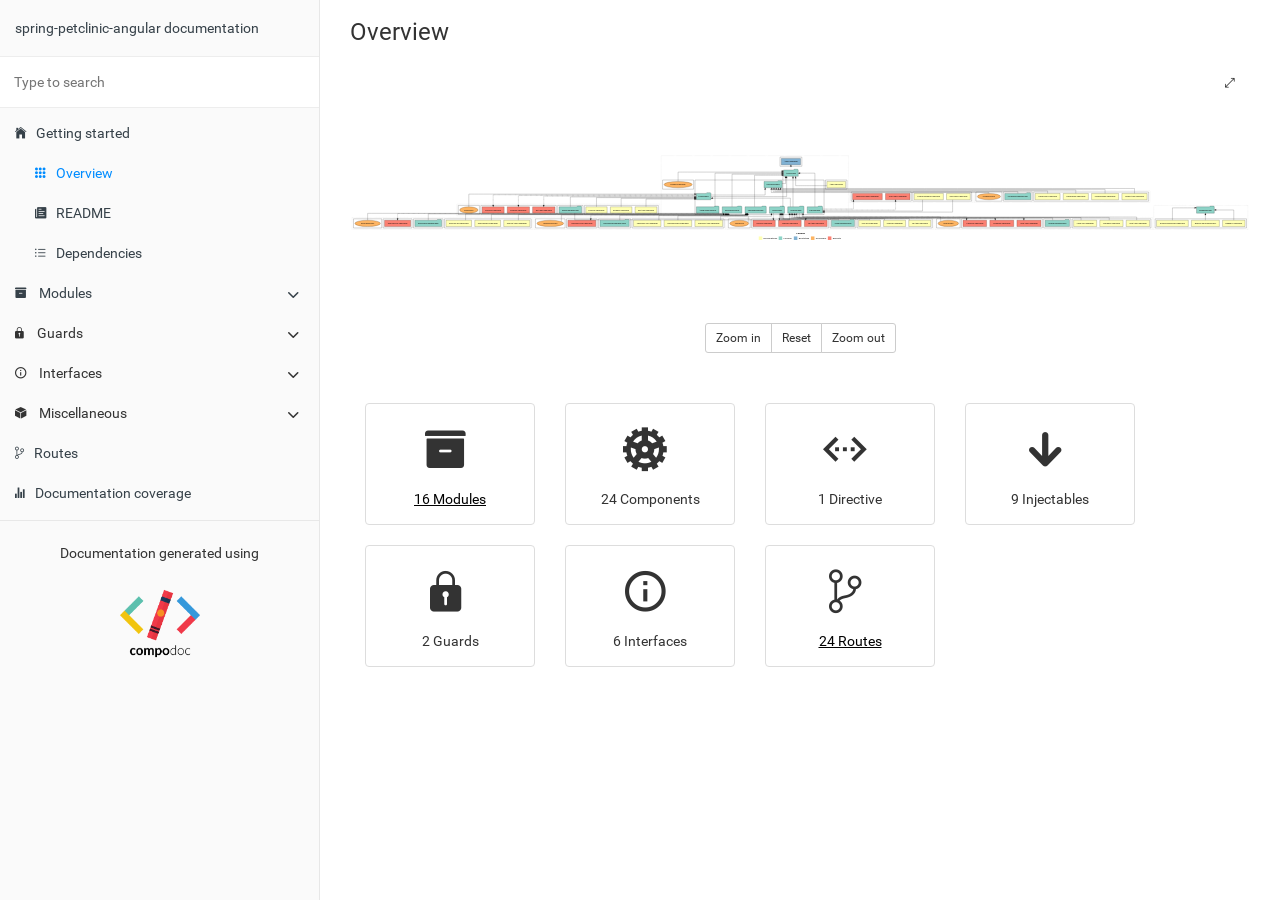
<file: Angular demo/docs/overview.html>
<!doctype html>
<html class="no-js" lang="">
    <head>
        <meta charset="utf-8">
        <meta http-equiv="x-ua-compatible" content="ie=edge">
        <title>spring-petclinic-angular documentation</title>
        <meta name="description" content="">
        <meta name="viewport" content="width=device-width, initial-scale=1">

        <link rel="icon" type="image/x-icon" href="./images/favicon.ico">
	      <link rel="stylesheet" href="./styles/style.css">
    </head>
    <body>

        <div class="navbar navbar-default navbar-fixed-top visible-xs">
            <a href="./" class="navbar-brand">spring-petclinic-angular documentation</a>
            <button type="button" class="btn btn-default btn-menu ion-ios-menu" id="btn-menu"></button>
        </div>

        <div class="xs-menu menu" id="mobile-menu">
                <div id="book-search-input" role="search"><input type="text" placeholder="Type to search"></div>            <compodoc-menu></compodoc-menu>
        </div>

        <div class="container-fluid main">
           <div class="row main">
               <div class="hidden-xs menu">
                   <compodoc-menu mode="normal"></compodoc-menu>
               </div>
               <!-- START CONTENT -->
               <div class="content overview">
                   <div class="content-data">


<ol class="breadcrumb">
    <li>Overview</li>
</ol>
  
<div class="text-center module-graph-container">
    <div id="module-graph-svg">
        <?xml version="1.0" encoding="UTF-8" standalone="no"?>
<!DOCTYPE svg PUBLIC "-//W3C//DTD SVG 1.1//EN"
 "http://www.w3.org/Graphics/SVG/1.1/DTD/svg11.dtd">
<!-- Generated by graphviz version 2.40.1 (20161225.0304)
 -->
<!-- Title: dependencies Pages: 1 -->
<svg width="5105pt" height="504pt"
 viewBox="0.00 0.00 5105.00 504.00" xmlns="http://www.w3.org/2000/svg" xmlns:xlink="http://www.w3.org/1999/xlink">
<g id="graph0" class="graph" transform="scale(1 1) rotate(0) translate(4 500)">
<title>dependencies</title>
<polygon fill="#ffffff" stroke="transparent" points="-4,4 -4,-500 5101,-500 5101,4 -4,4"/>
<text text-anchor="start" x="2527.5091" y="-42.4" font-family="sans-serif" font-weight="bold" font-size="14.00" fill="#000000">Legend</text>
<polygon fill="#ffffb3" stroke="transparent" points="2314.5,-10 2314.5,-30 2334.5,-30 2334.5,-10 2314.5,-10"/>
<text text-anchor="start" x="2338.129" y="-15.4" font-family="sans-serif" font-size="14.00" fill="#000000"> &#160;Declarations</text>
<polygon fill="#8dd3c7" stroke="transparent" points="2427.5,-10 2427.5,-30 2447.5,-30 2447.5,-10 2427.5,-10"/>
<text text-anchor="start" x="2451.2251" y="-15.4" font-family="sans-serif" font-size="14.00" fill="#000000"> &#160;Module</text>
<polygon fill="#80b1d3" stroke="transparent" points="2513.5,-10 2513.5,-30 2533.5,-30 2533.5,-10 2513.5,-10"/>
<text text-anchor="start" x="2537.2812" y="-15.4" font-family="sans-serif" font-size="14.00" fill="#000000"> &#160;Bootstrap</text>
<polygon fill="#fdb462" stroke="transparent" points="2610.5,-10 2610.5,-30 2630.5,-30 2630.5,-10 2610.5,-10"/>
<text text-anchor="start" x="2634.1732" y="-15.4" font-family="sans-serif" font-size="14.00" fill="#000000"> &#160;Providers</text>
<polygon fill="#fb8072" stroke="transparent" points="2706.5,-10 2706.5,-30 2726.5,-30 2726.5,-10 2706.5,-10"/>
<text text-anchor="start" x="2730.2258" y="-15.4" font-family="sans-serif" font-size="14.00" fill="#000000"> &#160;Exports</text>
<g id="clust1" class="cluster">
<title>cluster_AppModule</title>
<polygon fill="none" stroke="#000000" stroke-dasharray="1,5" points="1761,-146 1761,-488 2823,-488 2823,-146 1761,-146"/>
</g>
<g id="clust2" class="cluster">
<title>cluster_AppModule_declarations</title>
<polygon fill="none" stroke="#000000" points="2693,-298 2693,-350 2815,-350 2815,-298 2693,-298"/>
</g>
<g id="clust4" class="cluster">
<title>cluster_AppModule_imports</title>
<polygon fill="none" stroke="#000000" points="1953,-154 1953,-350 2685,-350 2685,-154 1953,-154"/>
</g>
<g id="clust6" class="cluster">
<title>cluster_AppModule_bootstrap</title>
<polygon fill="none" stroke="#000000" points="2435,-428 2435,-480 2559,-480 2559,-428 2435,-428"/>
</g>
<g id="clust7" class="cluster">
<title>cluster_AppModule_providers</title>
<polygon fill="none" stroke="#000000" points="1769,-298 1769,-350 1945,-350 1945,-298 1769,-298"/>
</g>
<g id="clust14" class="cluster">
<title>cluster_OwnersModule</title>
<polygon fill="none" stroke="#000000" stroke-dasharray="1,5" points="3538,-222 3538,-290 4534,-290 4534,-222 3538,-222"/>
</g>
<g id="clust15" class="cluster">
<title>cluster_OwnersModule_declarations</title>
<polygon fill="none" stroke="#000000" points="3874,-230 3874,-282 4526,-282 4526,-230 3874,-230"/>
</g>
<g id="clust20" class="cluster">
<title>cluster_OwnersModule_imports</title>
<polygon fill="none" stroke="#000000" points="3702,-230 3702,-282 3866,-282 3866,-230 3702,-230"/>
</g>
<g id="clust23" class="cluster">
<title>cluster_OwnersModule_providers</title>
<polygon fill="none" stroke="#000000" points="3546,-230 3546,-282 3694,-282 3694,-230 3546,-230"/>
</g>
<g id="clust30" class="cluster">
<title>cluster_PartsModule</title>
<polygon fill="none" stroke="#000000" stroke-dasharray="1,5" points="2831,-222 2831,-290 3530,-290 3530,-222 2831,-222"/>
</g>
<g id="clust31" class="cluster">
<title>cluster_PartsModule_declarations</title>
<polygon fill="none" stroke="#000000" points="3188,-230 3188,-282 3522,-282 3522,-230 3188,-230"/>
</g>
<g id="clust35" class="cluster">
<title>cluster_PartsModule_exports</title>
<polygon fill="none" stroke="#000000" points="2839,-230 2839,-282 3180,-282 3180,-230 2839,-230"/>
</g>
<g id="clust38" class="cluster">
<title>cluster_PetsModule</title>
<polygon fill="none" stroke="#000000" stroke-dasharray="1,5" points="602,-146 602,-214 1753,-214 1753,-146 602,-146"/>
</g>
<g id="clust39" class="cluster">
<title>cluster_PetsModule_declarations</title>
<polygon fill="none" stroke="#000000" points="1326,-154 1326,-206 1745,-206 1745,-154 1326,-154"/>
</g>
<g id="clust43" class="cluster">
<title>cluster_PetsModule_imports</title>
<polygon fill="none" stroke="#000000" points="1174,-154 1174,-206 1318,-206 1318,-154 1174,-154"/>
</g>
<g id="clust44" class="cluster">
<title>cluster_PetsModule_exports</title>
<polygon fill="none" stroke="#000000" points="738,-154 738,-206 1166,-206 1166,-154 738,-154"/>
</g>
<g id="clust46" class="cluster">
<title>cluster_PetsModule_providers</title>
<polygon fill="none" stroke="#000000" points="610,-154 610,-206 730,-206 730,-154 610,-154"/>
</g>
<g id="clust53" class="cluster">
<title>cluster_PetTypesModule</title>
<polygon fill="none" stroke="#000000" stroke-dasharray="1,5" points="8,-70 8,-138 1032,-138 1032,-70 8,-70"/>
</g>
<g id="clust54" class="cluster">
<title>cluster_PetTypesModule_declarations</title>
<polygon fill="none" stroke="#000000" points="532,-78 532,-130 1024,-130 1024,-78 532,-78"/>
</g>
<g id="clust58" class="cluster">
<title>cluster_PetTypesModule_imports</title>
<polygon fill="none" stroke="#000000" points="356,-78 356,-130 524,-130 524,-78 356,-78"/>
</g>
<g id="clust59" class="cluster">
<title>cluster_PetTypesModule_exports</title>
<polygon fill="none" stroke="#000000" points="184,-78 184,-130 348,-130 348,-78 184,-78"/>
</g>
<g id="clust61" class="cluster">
<title>cluster_PetTypesModule_providers</title>
<polygon fill="none" stroke="#000000" points="16,-78 16,-130 176,-130 176,-78 16,-78"/>
</g>
<g id="clust68" class="cluster">
<title>cluster_SpecialtiesModule</title>
<polygon fill="none" stroke="#000000" stroke-dasharray="1,5" points="1040,-70 1040,-138 2126,-138 2126,-70 1040,-70"/>
</g>
<g id="clust69" class="cluster">
<title>cluster_SpecialtiesModule_declarations</title>
<polygon fill="none" stroke="#000000" points="1596,-78 1596,-130 2118,-130 2118,-78 1596,-78"/>
</g>
<g id="clust73" class="cluster">
<title>cluster_SpecialtiesModule_imports</title>
<polygon fill="none" stroke="#000000" points="1406,-78 1406,-130 1588,-130 1588,-78 1406,-78"/>
</g>
<g id="clust74" class="cluster">
<title>cluster_SpecialtiesModule_exports</title>
<polygon fill="none" stroke="#000000" points="1224,-78 1224,-130 1398,-130 1398,-78 1224,-78"/>
</g>
<g id="clust76" class="cluster">
<title>cluster_SpecialtiesModule_providers</title>
<polygon fill="none" stroke="#000000" points="1048,-78 1048,-130 1216,-130 1216,-78 1048,-78"/>
</g>
<g id="clust83" class="cluster">
<title>cluster_TestingModule</title>
<polygon fill="none" stroke="#000000" stroke-dasharray="1,5" points="4555,-70 4555,-206 5089,-206 5089,-70 4555,-70"/>
</g>
<g id="clust84" class="cluster">
<title>cluster_TestingModule_declarations</title>
<polygon fill="none" stroke="#000000" points="4563,-78 4563,-130 5081,-130 5081,-78 4563,-78"/>
</g>
<g id="clust92" class="cluster">
<title>cluster_VetsModule</title>
<polygon fill="none" stroke="#000000" stroke-dasharray="1,5" points="2134,-70 2134,-138 3307,-138 3307,-70 2134,-70"/>
</g>
<g id="clust93" class="cluster">
<title>cluster_VetsModule_declarations</title>
<polygon fill="none" stroke="#000000" points="2873,-78 2873,-130 3299,-130 3299,-78 2873,-78"/>
</g>
<g id="clust97" class="cluster">
<title>cluster_VetsModule_imports</title>
<polygon fill="none" stroke="#000000" points="2719,-78 2719,-130 2865,-130 2865,-78 2719,-78"/>
</g>
<g id="clust98" class="cluster">
<title>cluster_VetsModule_exports</title>
<polygon fill="none" stroke="#000000" points="2274,-78 2274,-130 2711,-130 2711,-78 2274,-78"/>
</g>
<g id="clust100" class="cluster">
<title>cluster_VetsModule_providers</title>
<polygon fill="none" stroke="#000000" points="2142,-78 2142,-130 2266,-130 2266,-78 2142,-78"/>
</g>
<g id="clust107" class="cluster">
<title>cluster_VisitsModule</title>
<polygon fill="none" stroke="#000000" stroke-dasharray="1,5" points="3315,-70 3315,-138 4547,-138 4547,-70 3315,-70"/>
</g>
<g id="clust108" class="cluster">
<title>cluster_VisitsModule_declarations</title>
<polygon fill="none" stroke="#000000" points="4093,-78 4093,-130 4539,-130 4539,-78 4093,-78"/>
</g>
<g id="clust112" class="cluster">
<title>cluster_VisitsModule_imports</title>
<polygon fill="none" stroke="#000000" points="3931,-78 3931,-130 4085,-130 4085,-78 3931,-78"/>
</g>
<g id="clust113" class="cluster">
<title>cluster_VisitsModule_exports</title>
<polygon fill="none" stroke="#000000" points="3465,-78 3465,-130 3923,-130 3923,-78 3465,-78"/>
</g>
<g id="clust115" class="cluster">
<title>cluster_VisitsModule_providers</title>
<polygon fill="none" stroke="#000000" points="3323,-78 3323,-130 3457,-130 3457,-78 3323,-78"/>
</g>
<!-- AppComponent -->
<g id="node1" class="node">
<title>AppComponent</title>
<polygon fill="#ffffb3" stroke="#000000" points="2806.9399,-342 2701.0601,-342 2701.0601,-306 2806.9399,-306 2806.9399,-342"/>
<text text-anchor="middle" x="2754" y="-319.8" font-family="Times,serif" font-size="14.00" fill="#000000">AppComponent</text>
</g>
<!-- AppModule -->
<g id="node2" class="node">
<title>AppModule</title>
<polygon fill="#8dd3c7" stroke="#000000" points="2538.6571,-407 2535.6571,-411 2514.6571,-411 2511.6571,-407 2455.3429,-407 2455.3429,-371 2538.6571,-371 2538.6571,-407"/>
<text text-anchor="middle" x="2497" y="-384.8" font-family="Times,serif" font-size="14.00" fill="#000000">AppModule</text>
</g>
<!-- AppComponent&#45;&gt;AppModule -->
<g id="edge1" class="edge">
<title>AppComponent&#45;&gt;AppModule</title>
<path fill="none" stroke="#000000" d="M2701.1976,-318C2633.2476,-318 2523.844,-318 2523.844,-318 2523.844,-318 2523.844,-360.7157 2523.844,-360.7157"/>
<polygon fill="#000000" stroke="#000000" points="2520.3441,-360.7157 2523.844,-370.7157 2527.3441,-360.7158 2520.3441,-360.7157"/>
</g>
<!-- AppComponent  -->
<g id="node11" class="node">
<title>AppComponent </title>
<polygon fill="#80b1d3" stroke="#000000" points="2551.439,-472 2442.561,-472 2442.561,-436 2551.439,-436 2551.439,-472"/>
<text text-anchor="middle" x="2497" y="-449.8" font-family="Times,serif" font-size="14.00" fill="#000000">AppComponent </text>
</g>
<!-- AppModule&#45;&gt;AppComponent  -->
<g id="edge10" class="edge">
<title>AppModule&#45;&gt;AppComponent </title>
<path fill="none" stroke="#000000" stroke-dasharray="1,5" d="M2497,-407.1061C2497,-407.1061 2497,-425.991 2497,-425.991"/>
<polygon fill="#000000" stroke="#000000" points="2493.5001,-425.9909 2497,-435.991 2500.5001,-425.991 2493.5001,-425.9909"/>
</g>
<!-- AppRoutingModule -->
<g id="node3" class="node">
<title>AppRoutingModule</title>
<polygon fill="#8dd3c7" stroke="#000000" points="2089.2744,-198 2086.2744,-202 2065.2744,-202 2062.2744,-198 1960.7256,-198 1960.7256,-162 2089.2744,-162 2089.2744,-198"/>
<text text-anchor="middle" x="2025" y="-175.8" font-family="Times,serif" font-size="14.00" fill="#000000">AppRoutingModule</text>
</g>
<!-- AppRoutingModule&#45;&gt;AppModule -->
<g id="edge2" class="edge">
<title>AppRoutingModule&#45;&gt;AppModule</title>
<path fill="none" stroke="#000000" d="M2066.4141,-198.1818C2066.4141,-249.0302 2066.4141,-389 2066.4141,-389 2066.4141,-389 2445.3224,-389 2445.3224,-389"/>
<polygon fill="#000000" stroke="#000000" points="2445.3224,-392.5001 2455.3224,-389 2445.3223,-385.5001 2445.3224,-392.5001"/>
</g>
<!-- OwnersModule -->
<g id="node4" class="node">
<title>OwnersModule</title>
<polygon fill="#8dd3c7" stroke="#000000" points="2447.5828,-342 2444.5828,-346 2423.5828,-346 2420.5828,-342 2344.4172,-342 2344.4172,-306 2447.5828,-306 2447.5828,-342"/>
<text text-anchor="middle" x="2396" y="-319.8" font-family="Times,serif" font-size="14.00" fill="#000000">OwnersModule</text>
</g>
<!-- OwnersModule&#45;&gt;AppModule -->
<g id="edge3" class="edge">
<title>OwnersModule&#45;&gt;AppModule</title>
<path fill="none" stroke="#000000" d="M2447.7531,-330C2458.5339,-330 2466.6992,-330 2466.6992,-330 2466.6992,-330 2466.6992,-360.9775 2466.6992,-360.9775"/>
<polygon fill="#000000" stroke="#000000" points="2463.1993,-360.9774 2466.6992,-370.9775 2470.1993,-360.9775 2463.1993,-360.9774"/>
</g>
<!-- PartsModule -->
<g id="node5" class="node">
<title>PartsModule</title>
<polygon fill="#8dd3c7" stroke="#000000" points="2676.544,-198 2673.544,-202 2652.544,-202 2649.544,-198 2589.456,-198 2589.456,-162 2676.544,-162 2676.544,-198"/>
<text text-anchor="middle" x="2633" y="-175.8" font-family="Times,serif" font-size="14.00" fill="#000000">PartsModule</text>
</g>
<!-- PartsModule&#45;&gt;AppModule -->
<g id="edge4" class="edge">
<title>PartsModule&#45;&gt;AppModule</title>
<path fill="none" stroke="#000000" d="M2633,-198.1818C2633,-249.0302 2633,-389 2633,-389 2633,-389 2548.9142,-389 2548.9142,-389"/>
<polygon fill="#000000" stroke="#000000" points="2548.9142,-385.5001 2538.9142,-389 2548.9142,-392.5001 2548.9142,-385.5001"/>
</g>
<!-- PageNotFoundComponent  -->
<g id="node21" class="node">
<title>PageNotFoundComponent </title>
<polygon fill="#fb8072" stroke="#000000" points="3015.3241,-274 2846.6759,-274 2846.6759,-238 3015.3241,-238 3015.3241,-274"/>
<text text-anchor="middle" x="2931" y="-251.8" font-family="Times,serif" font-size="14.00" fill="#000000">PageNotFoundComponent </text>
</g>
<!-- PartsModule&#45;&gt;PageNotFoundComponent  -->
<g id="edge21" class="edge">
<title>PartsModule&#45;&gt;PageNotFoundComponent </title>
<path fill="none" stroke="#000000" stroke-dasharray="5,2" d="M2676.7666,-186C2740.6399,-186 2851.875,-186 2851.875,-186 2851.875,-186 2851.875,-227.9733 2851.875,-227.9733"/>
<polygon fill="#000000" stroke="#000000" points="2848.3751,-227.9732 2851.875,-237.9733 2855.3751,-227.9733 2848.3751,-227.9732"/>
</g>
<!-- WelcomeComponent  -->
<g id="node22" class="node">
<title>WelcomeComponent </title>
<polygon fill="#fb8072" stroke="#000000" points="3172.4728,-274 3033.5272,-274 3033.5272,-238 3172.4728,-238 3172.4728,-274"/>
<text text-anchor="middle" x="3103" y="-251.8" font-family="Times,serif" font-size="14.00" fill="#000000">WelcomeComponent </text>
</g>
<!-- PartsModule&#45;&gt;WelcomeComponent  -->
<g id="edge22" class="edge">
<title>PartsModule&#45;&gt;WelcomeComponent </title>
<path fill="none" stroke="#000000" stroke-dasharray="5,2" d="M2676.8768,-180C2791.4107,-180 3090.6015,-180 3090.6015,-180 3090.6015,-180 3090.6015,-227.9891 3090.6015,-227.9891"/>
<polygon fill="#000000" stroke="#000000" points="3087.1016,-227.989 3090.6015,-237.9891 3094.1016,-227.9891 3087.1016,-227.989"/>
</g>
<!-- PetTypesModule -->
<g id="node6" class="node">
<title>PetTypesModule</title>
<polygon fill="#8dd3c7" stroke="#000000" points="2218.6499,-198 2215.6499,-202 2194.6499,-202 2191.6499,-198 2107.3501,-198 2107.3501,-162 2218.6499,-162 2218.6499,-198"/>
<text text-anchor="middle" x="2163" y="-175.8" font-family="Times,serif" font-size="14.00" fill="#000000">PetTypesModule</text>
</g>
<!-- PetTypesModule&#45;&gt;AppModule -->
<g id="edge5" class="edge">
<title>PetTypesModule&#45;&gt;AppModule</title>
<path fill="none" stroke="#000000" d="M2163,-198.0149C2163,-247.6966 2163,-383 2163,-383 2163,-383 2445.0369,-383 2445.0369,-383"/>
<polygon fill="#000000" stroke="#000000" points="2445.0369,-386.5001 2455.0369,-383 2445.0368,-379.5001 2445.0369,-386.5001"/>
</g>
<!-- PettypeListComponent  -->
<g id="node35" class="node">
<title>PettypeListComponent </title>
<polygon fill="#fb8072" stroke="#000000" points="340.1043,-122 191.8957,-122 191.8957,-86 340.1043,-86 340.1043,-122"/>
<text text-anchor="middle" x="266" y="-99.8" font-family="Times,serif" font-size="14.00" fill="#000000">PettypeListComponent </text>
</g>
<!-- PetTypesModule&#45;&gt;PettypeListComponent  -->
<g id="edge36" class="edge">
<title>PetTypesModule&#45;&gt;PettypeListComponent </title>
<path fill="none" stroke="#000000" stroke-dasharray="5,2" d="M2121.2823,-161.8457C2121.2823,-160.7031 2121.2823,-160 2121.2823,-160 2121.2823,-160 266,-160 266,-160 266,-160 266,-132.027 266,-132.027"/>
<polygon fill="#000000" stroke="#000000" points="269.5001,-132.027 266,-122.027 262.5001,-132.027 269.5001,-132.027"/>
</g>
<!-- PetsModule -->
<g id="node7" class="node">
<title>PetsModule</title>
<polygon fill="#8dd3c7" stroke="#000000" points="2043.3823,-274 2040.3823,-278 2019.3823,-278 2016.3823,-274 1960.6177,-274 1960.6177,-238 2043.3823,-238 2043.3823,-274"/>
<text text-anchor="middle" x="2002" y="-251.8" font-family="Times,serif" font-size="14.00" fill="#000000">PetsModule</text>
</g>
<!-- PetsModule&#45;&gt;AppModule -->
<g id="edge6" class="edge">
<title>PetsModule&#45;&gt;AppModule</title>
<path fill="none" stroke="#000000" d="M2043.7799,-256C2159.0012,-256 2472.7952,-256 2472.7952,-256 2472.7952,-256 2472.7952,-360.7858 2472.7952,-360.7858"/>
<polygon fill="#000000" stroke="#000000" points="2469.2953,-360.7858 2472.7952,-370.7858 2476.2953,-360.7858 2469.2953,-360.7858"/>
</g>
<!-- PetsModule&#45;&gt;OwnersModule -->
<g id="edge17" class="edge">
<title>PetsModule&#45;&gt;OwnersModule</title>
<path fill="none" stroke="#000000" d="M2043.7244,-265C2136.3015,-265 2350.7788,-265 2350.7788,-265 2350.7788,-265 2350.7788,-295.9775 2350.7788,-295.9775"/>
<polygon fill="#000000" stroke="#000000" points="2347.2788,-295.9774 2350.7788,-305.9775 2354.2788,-295.9775 2347.2788,-295.9774"/>
</g>
<!-- PetAddComponent  -->
<g id="node27" class="node">
<title>PetAddComponent </title>
<polygon fill="#fb8072" stroke="#000000" points="1158.3269,-198 1031.6731,-198 1031.6731,-162 1158.3269,-162 1158.3269,-198"/>
<text text-anchor="middle" x="1095" y="-175.8" font-family="Times,serif" font-size="14.00" fill="#000000">PetAddComponent </text>
</g>
<!-- PetsModule&#45;&gt;PetAddComponent  -->
<g id="edge28" class="edge">
<title>PetsModule&#45;&gt;PetAddComponent </title>
<path fill="none" stroke="#000000" stroke-dasharray="5,2" d="M1960.3724,-258C1782.4642,-258 1095,-258 1095,-258 1095,-258 1095,-208.0908 1095,-208.0908"/>
<polygon fill="#000000" stroke="#000000" points="1098.5001,-208.0908 1095,-198.0908 1091.5001,-208.0909 1098.5001,-208.0908"/>
</g>
<!-- PetEditComponent  -->
<g id="node28" class="node">
<title>PetEditComponent </title>
<polygon fill="#fb8072" stroke="#000000" points="1014.054,-198 887.946,-198 887.946,-162 1014.054,-162 1014.054,-198"/>
<text text-anchor="middle" x="951" y="-175.8" font-family="Times,serif" font-size="14.00" fill="#000000">PetEditComponent </text>
</g>
<!-- PetsModule&#45;&gt;PetEditComponent  -->
<g id="edge29" class="edge">
<title>PetsModule&#45;&gt;PetEditComponent </title>
<path fill="none" stroke="#000000" stroke-dasharray="5,2" d="M1960.4758,-262C1765.581,-262 951,-262 951,-262 951,-262 951,-208.1985 951,-208.1985"/>
<polygon fill="#000000" stroke="#000000" points="954.5001,-208.1984 951,-198.1985 947.5001,-208.1985 954.5001,-208.1984"/>
</g>
<!-- PetListComponent  -->
<g id="node29" class="node">
<title>PetListComponent </title>
<polygon fill="#fb8072" stroke="#000000" points="870.4996,-198 745.5004,-198 745.5004,-162 870.4996,-162 870.4996,-198"/>
<text text-anchor="middle" x="808" y="-175.8" font-family="Times,serif" font-size="14.00" fill="#000000">PetListComponent </text>
</g>
<!-- PetsModule&#45;&gt;PetListComponent  -->
<g id="edge30" class="edge">
<title>PetsModule&#45;&gt;PetListComponent </title>
<path fill="none" stroke="#000000" stroke-dasharray="5,2" d="M1960.5531,-266C1749.9109,-266 808,-266 808,-266 808,-266 808,-208.2384 808,-208.2384"/>
<polygon fill="#000000" stroke="#000000" points="811.5001,-208.2384 808,-198.2384 804.5001,-208.2384 811.5001,-208.2384"/>
</g>
<!-- SpecialtiesModule -->
<g id="node8" class="node">
<title>SpecialtiesModule</title>
<polygon fill="#8dd3c7" stroke="#000000" points="2357.198,-198 2354.198,-202 2333.198,-202 2330.198,-198 2236.802,-198 2236.802,-162 2357.198,-162 2357.198,-198"/>
<text text-anchor="middle" x="2297" y="-175.8" font-family="Times,serif" font-size="14.00" fill="#000000">SpecialtiesModule</text>
</g>
<!-- SpecialtiesModule&#45;&gt;AppModule -->
<g id="edge7" class="edge">
<title>SpecialtiesModule&#45;&gt;AppModule</title>
<path fill="none" stroke="#000000" d="M2290.6799,-198.1802C2290.6799,-246.9492 2290.6799,-377 2290.6799,-377 2290.6799,-377 2445.248,-377 2445.248,-377"/>
<polygon fill="#000000" stroke="#000000" points="2445.2481,-380.5001 2455.248,-377 2445.248,-373.5001 2445.2481,-380.5001"/>
</g>
<!-- SpecialtyListComponent  -->
<g id="node41" class="node">
<title>SpecialtyListComponent </title>
<polygon fill="#fb8072" stroke="#000000" points="1390.2093,-122 1231.7907,-122 1231.7907,-86 1390.2093,-86 1390.2093,-122"/>
<text text-anchor="middle" x="1311" y="-99.8" font-family="Times,serif" font-size="14.00" fill="#000000">SpecialtyListComponent </text>
</g>
<!-- SpecialtiesModule&#45;&gt;SpecialtyListComponent  -->
<g id="edge42" class="edge">
<title>SpecialtiesModule&#45;&gt;SpecialtyListComponent </title>
<path fill="none" stroke="#000000" stroke-dasharray="5,2" d="M2242.1592,-161.7985C2242.1592,-155.972 2242.1592,-151 2242.1592,-151 2242.1592,-151 1361.9276,-151 1361.9276,-151 1361.9276,-151 1361.9276,-132.037 1361.9276,-132.037"/>
<polygon fill="#000000" stroke="#000000" points="1365.4277,-132.037 1361.9276,-122.037 1358.4277,-132.037 1365.4277,-132.037"/>
</g>
<!-- VetsModule -->
<g id="node9" class="node">
<title>VetsModule</title>
<polygon fill="#8dd3c7" stroke="#000000" points="2460.7065,-198 2457.7065,-202 2436.7065,-202 2433.7065,-198 2375.2935,-198 2375.2935,-162 2460.7065,-162 2460.7065,-198"/>
<text text-anchor="middle" x="2418" y="-175.8" font-family="Times,serif" font-size="14.00" fill="#000000">VetsModule</text>
</g>
<!-- VetsModule&#45;&gt;AppModule -->
<g id="edge8" class="edge">
<title>VetsModule&#45;&gt;AppModule</title>
<path fill="none" stroke="#000000" d="M2451.3566,-198.0854C2451.3566,-250.8666 2451.3566,-401 2451.3566,-401 2451.3566,-401 2451.7458,-401 2451.7458,-401"/>
<polygon fill="#000000" stroke="#000000" points="2445.2482,-404.5003 2455.2481,-401 2445.248,-397.5003 2445.2482,-404.5003"/>
</g>
<!-- VetAddComponent  -->
<g id="node51" class="node">
<title>VetAddComponent </title>
<polygon fill="#fb8072" stroke="#000000" points="2702.6509,-122 2573.3491,-122 2573.3491,-86 2702.6509,-86 2702.6509,-122"/>
<text text-anchor="middle" x="2638" y="-99.8" font-family="Times,serif" font-size="14.00" fill="#000000">VetAddComponent </text>
</g>
<!-- VetsModule&#45;&gt;VetAddComponent  -->
<g id="edge51" class="edge">
<title>VetsModule&#45;&gt;VetAddComponent </title>
<path fill="none" stroke="#000000" stroke-dasharray="5,2" d="M2455.7757,-161.9909C2455.7757,-145.9506 2455.7757,-125 2455.7757,-125 2455.7757,-125 2581.3266,-125 2581.3266,-125 2581.3266,-125 2581.3266,-124.708 2581.3266,-124.708"/>
<polygon fill="#000000" stroke="#000000" points="2584.827,-132.0799 2581.3266,-122.08 2577.827,-132.0802 2584.827,-132.0799"/>
</g>
<!-- VetEditComponent  -->
<g id="node52" class="node">
<title>VetEditComponent </title>
<polygon fill="#fb8072" stroke="#000000" points="2555.3786,-122 2426.6214,-122 2426.6214,-86 2555.3786,-86 2555.3786,-122"/>
<text text-anchor="middle" x="2491" y="-99.8" font-family="Times,serif" font-size="14.00" fill="#000000">VetEditComponent </text>
</g>
<!-- VetsModule&#45;&gt;VetEditComponent  -->
<g id="edge52" class="edge">
<title>VetsModule&#45;&gt;VetEditComponent </title>
<path fill="none" stroke="#000000" stroke-dasharray="5,2" d="M2431.6384,-161.9891C2431.6384,-161.9891 2431.6384,-132.145 2431.6384,-132.145"/>
<polygon fill="#000000" stroke="#000000" points="2435.1385,-132.145 2431.6384,-122.145 2428.1385,-132.1451 2435.1385,-132.145"/>
</g>
<!-- VetListComponent  -->
<g id="node53" class="node">
<title>VetListComponent </title>
<polygon fill="#fb8072" stroke="#000000" points="2408.3227,-122 2281.6773,-122 2281.6773,-86 2408.3227,-86 2408.3227,-122"/>
<text text-anchor="middle" x="2345" y="-99.8" font-family="Times,serif" font-size="14.00" fill="#000000">VetListComponent </text>
</g>
<!-- VetsModule&#45;&gt;VetListComponent  -->
<g id="edge53" class="edge">
<title>VetsModule&#45;&gt;VetListComponent </title>
<path fill="none" stroke="#000000" stroke-dasharray="5,2" d="M2397.4065,-161.9891C2397.4065,-161.9891 2397.4065,-132.145 2397.4065,-132.145"/>
<polygon fill="#000000" stroke="#000000" points="2400.9066,-132.145 2397.4065,-122.145 2393.9066,-132.1451 2400.9066,-132.145"/>
</g>
<!-- VisitsModule -->
<g id="node10" class="node">
<title>VisitsModule</title>
<polygon fill="#8dd3c7" stroke="#000000" points="2571.2177,-198 2568.2177,-202 2547.2177,-202 2544.2177,-198 2478.7823,-198 2478.7823,-162 2571.2177,-162 2571.2177,-198"/>
<text text-anchor="middle" x="2525" y="-175.8" font-family="Times,serif" font-size="14.00" fill="#000000">VisitsModule</text>
</g>
<!-- VisitsModule&#45;&gt;AppModule -->
<g id="edge9" class="edge">
<title>VisitsModule&#45;&gt;AppModule</title>
<path fill="none" stroke="#000000" d="M2508.8598,-198.1818C2508.8598,-198.1818 2508.8598,-360.7114 2508.8598,-360.7114"/>
<polygon fill="#000000" stroke="#000000" points="2505.3598,-360.7114 2508.8598,-370.7114 2512.3598,-360.7115 2505.3598,-360.7114"/>
</g>
<!-- VisitsModule&#45;&gt;PetsModule -->
<g id="edge27" class="edge">
<title>VisitsModule&#45;&gt;PetsModule</title>
<path fill="none" stroke="#000000" d="M2493.8755,-198.308C2493.8755,-218.1455 2493.8755,-247 2493.8755,-247 2493.8755,-247 2053.5131,-247 2053.5131,-247"/>
<polygon fill="#000000" stroke="#000000" points="2053.5131,-243.5001 2043.5131,-247 2053.5131,-250.5001 2053.5131,-243.5001"/>
</g>
<!-- VisitAddComponent  -->
<g id="node59" class="node">
<title>VisitAddComponent </title>
<polygon fill="#fb8072" stroke="#000000" points="3915.1621,-122 3778.8379,-122 3778.8379,-86 3915.1621,-86 3915.1621,-122"/>
<text text-anchor="middle" x="3847" y="-99.8" font-family="Times,serif" font-size="14.00" fill="#000000">VisitAddComponent </text>
</g>
<!-- VisitsModule&#45;&gt;VisitAddComponent  -->
<g id="edge60" class="edge">
<title>VisitsModule&#45;&gt;VisitAddComponent </title>
<path fill="none" stroke="#000000" stroke-dasharray="5,2" d="M2545.6518,-161.8196C2545.6518,-148.9618 2545.6518,-134 2545.6518,-134 2545.6518,-134 3818.5097,-134 3818.5097,-134 3818.5097,-134 3818.5097,-132.1432 3818.5097,-132.1432"/>
<polygon fill="#000000" stroke="#000000" points="3822.0097,-132.1432 3818.5097,-122.1432 3815.0097,-132.1432 3822.0097,-132.1432"/>
</g>
<!-- VisitEditComponent  -->
<g id="node60" class="node">
<title>VisitEditComponent </title>
<polygon fill="#fb8072" stroke="#000000" points="3760.8898,-122 3625.1102,-122 3625.1102,-86 3760.8898,-86 3760.8898,-122"/>
<text text-anchor="middle" x="3693" y="-99.8" font-family="Times,serif" font-size="14.00" fill="#000000">VisitEditComponent </text>
</g>
<!-- VisitsModule&#45;&gt;VisitEditComponent  -->
<g id="edge61" class="edge">
<title>VisitsModule&#45;&gt;VisitEditComponent </title>
<path fill="none" stroke="#000000" stroke-dasharray="5,2" d="M2536.1146,-161.8533C2536.1146,-148.2605 2536.1146,-132 2536.1146,-132 2536.1146,-132 3655.785,-132 3655.785,-132 3655.785,-132 3655.785,-131.0207 3655.785,-131.0207"/>
<polygon fill="#000000" stroke="#000000" points="3659.2851,-132.2069 3655.785,-122.207 3652.2851,-132.207 3659.2851,-132.2069"/>
</g>
<!-- VisitListComponent  -->
<g id="node61" class="node">
<title>VisitListComponent </title>
<polygon fill="#fb8072" stroke="#000000" points="3606.8339,-122 3473.1661,-122 3473.1661,-86 3606.8339,-86 3606.8339,-122"/>
<text text-anchor="middle" x="3540" y="-99.8" font-family="Times,serif" font-size="14.00" fill="#000000">VisitListComponent </text>
</g>
<!-- VisitsModule&#45;&gt;VisitListComponent  -->
<g id="edge62" class="edge">
<title>VisitsModule&#45;&gt;VisitListComponent </title>
<path fill="none" stroke="#000000" stroke-dasharray="5,2" d="M2560.4956,-161.8903C2560.4956,-152.103 2560.4956,-142 2560.4956,-142 2560.4956,-142 3493.7846,-142 3493.7846,-142 3493.7846,-142 3493.7846,-132.1097 3493.7846,-132.1097"/>
<polygon fill="#000000" stroke="#000000" points="3497.2846,-132.1096 3493.7846,-122.1097 3490.2846,-132.1097 3497.2846,-132.1096"/>
</g>
<!-- HttpErrorHandler -->
<g id="node12" class="node">
<title>HttpErrorHandler</title>
<ellipse fill="#fdb462" stroke="#000000" cx="1857" cy="-324" rx="79.8527" ry="18"/>
<text text-anchor="middle" x="1857" y="-319.8" font-family="Times,serif" font-size="14.00" fill="#000000">HttpErrorHandler</text>
</g>
<!-- HttpErrorHandler&#45;&gt;AppModule -->
<g id="edge11" class="edge">
<title>HttpErrorHandler&#45;&gt;AppModule</title>
<path fill="none" stroke="#000000" d="M1857,-342.2843C1857,-363.3211 1857,-395 1857,-395 1857,-395 2445.0078,-395 2445.0078,-395"/>
<polygon fill="#000000" stroke="#000000" points="2445.0078,-398.5001 2455.0078,-395 2445.0078,-391.5001 2445.0078,-398.5001"/>
</g>
<!-- OwnerAddComponent -->
<g id="node13" class="node">
<title>OwnerAddComponent</title>
<polygon fill="#ffffb3" stroke="#000000" points="4517.5282,-274 4374.4718,-274 4374.4718,-238 4517.5282,-238 4517.5282,-274"/>
<text text-anchor="middle" x="4446" y="-251.8" font-family="Times,serif" font-size="14.00" fill="#000000">OwnerAddComponent</text>
</g>
<!-- OwnerAddComponent&#45;&gt;OwnersModule -->
<g id="edge12" class="edge">
<title>OwnerAddComponent&#45;&gt;OwnersModule</title>
<path fill="none" stroke="#000000" d="M4446,-274.1804C4446,-287.0382 4446,-302 4446,-302 4446,-302 2437.235,-302 2437.235,-302 2437.235,-302 2437.235,-302.3832 2437.235,-302.3832"/>
<polygon fill="#000000" stroke="#000000" points="2433.7353,-295.832 2437.235,-305.8321 2440.7353,-295.8322 2433.7353,-295.832"/>
</g>
<!-- OwnerDetailComponent -->
<g id="node14" class="node">
<title>OwnerDetailComponent</title>
<polygon fill="#ffffb3" stroke="#000000" points="4355.6288,-274 4202.3712,-274 4202.3712,-238 4355.6288,-238 4355.6288,-274"/>
<text text-anchor="middle" x="4279" y="-251.8" font-family="Times,serif" font-size="14.00" fill="#000000">OwnerDetailComponent</text>
</g>
<!-- OwnerDetailComponent&#45;&gt;OwnersModule -->
<g id="edge13" class="edge">
<title>OwnerDetailComponent&#45;&gt;OwnersModule</title>
<path fill="none" stroke="#000000" d="M4279,-274.1025C4279,-285.0859 4279,-297 4279,-297 4279,-297 2426.9287,-297 2426.9287,-297 2426.9287,-297 2426.9287,-297.8841 2426.9287,-297.8841"/>
<polygon fill="#000000" stroke="#000000" points="2423.4288,-295.8408 2426.9287,-305.8408 2430.4288,-295.8409 2423.4288,-295.8408"/>
</g>
<!-- OwnerEditComponent -->
<g id="node15" class="node">
<title>OwnerEditComponent</title>
<polygon fill="#ffffb3" stroke="#000000" points="4184.2548,-274 4041.7452,-274 4041.7452,-238 4184.2548,-238 4184.2548,-274"/>
<text text-anchor="middle" x="4113" y="-251.8" font-family="Times,serif" font-size="14.00" fill="#000000">OwnerEditComponent</text>
</g>
<!-- OwnerEditComponent&#45;&gt;OwnersModule -->
<g id="edge14" class="edge">
<title>OwnerEditComponent&#45;&gt;OwnersModule</title>
<path fill="none" stroke="#000000" d="M4113,-274.0664C4113,-283.4587 4113,-293 4113,-293 4113,-293 2416.6223,-293 2416.6223,-293 2416.6223,-293 2416.6223,-295.9672 2416.6223,-295.9672"/>
<polygon fill="#000000" stroke="#000000" points="2413.1224,-295.9671 2416.6223,-305.9672 2420.1224,-295.9672 2413.1224,-295.9671"/>
</g>
<!-- OwnerListComponent -->
<g id="node16" class="node">
<title>OwnerListComponent</title>
<polygon fill="#ffffb3" stroke="#000000" points="4023.6993,-274 3882.3007,-274 3882.3007,-238 4023.6993,-238 4023.6993,-274"/>
<text text-anchor="middle" x="3953" y="-251.8" font-family="Times,serif" font-size="14.00" fill="#000000">OwnerListComponent</text>
</g>
<!-- OwnerListComponent&#45;&gt;OwnersModule -->
<g id="edge15" class="edge">
<title>OwnerListComponent&#45;&gt;OwnersModule</title>
<path fill="none" stroke="#000000" d="M3953,-274.2434C3953,-281.4297 3953,-288 3953,-288 3953,-288 2406.316,-288 2406.316,-288 2406.316,-288 2406.316,-295.5782 2406.316,-295.5782"/>
<polygon fill="#000000" stroke="#000000" points="2402.8161,-295.5781 2406.316,-305.5782 2409.8161,-295.5782 2402.8161,-295.5781"/>
</g>
<!-- OwnersRoutingModule -->
<g id="node17" class="node">
<title>OwnersRoutingModule</title>
<polygon fill="#8dd3c7" stroke="#000000" points="3858.2007,-274 3855.2007,-278 3834.2007,-278 3831.2007,-274 3709.7993,-274 3709.7993,-238 3858.2007,-238 3858.2007,-274"/>
<text text-anchor="middle" x="3784" y="-251.8" font-family="Times,serif" font-size="14.00" fill="#000000">OwnersRoutingModule</text>
</g>
<!-- OwnersRoutingModule&#45;&gt;OwnersModule -->
<g id="edge16" class="edge">
<title>OwnersRoutingModule&#45;&gt;OwnersModule</title>
<path fill="none" stroke="#000000" d="M3784,-274.207C3784,-279.5549 3784,-284 3784,-284 3784,-284 2396.0096,-284 2396.0096,-284 2396.0096,-284 2396.0096,-295.8726 2396.0096,-295.8726"/>
<polygon fill="#000000" stroke="#000000" points="2392.5097,-295.8725 2396.0096,-305.8726 2399.5097,-295.8726 2392.5097,-295.8725"/>
</g>
<!-- OwnerService -->
<g id="node18" class="node">
<title>OwnerService</title>
<ellipse fill="#fdb462" stroke="#000000" cx="3620" cy="-256" rx="66.03" ry="18"/>
<text text-anchor="middle" x="3620" y="-251.8" font-family="Times,serif" font-size="14.00" fill="#000000">OwnerService</text>
</g>
<!-- OwnerService&#45;&gt;OwnersModule -->
<g id="edge18" class="edge">
<title>OwnerService&#45;&gt;OwnersModule</title>
<path fill="none" stroke="#000000" d="M3620,-274.1223C3620,-276.9729 3620,-279 3620,-279 3620,-279 2385.7033,-279 2385.7033,-279 2385.7033,-279 2385.7033,-295.9561 2385.7033,-295.9561"/>
<polygon fill="#000000" stroke="#000000" points="2382.2034,-295.956 2385.7033,-305.9561 2389.2034,-295.9561 2382.2034,-295.956"/>
</g>
<!-- PageNotFoundComponent -->
<g id="node19" class="node">
<title>PageNotFoundComponent</title>
<polygon fill="#ffffb3" stroke="#000000" points="3361.8243,-274 3196.1757,-274 3196.1757,-238 3361.8243,-238 3361.8243,-274"/>
<text text-anchor="middle" x="3279" y="-251.8" font-family="Times,serif" font-size="14.00" fill="#000000">PageNotFoundComponent</text>
</g>
<!-- PageNotFoundComponent&#45;&gt;PartsModule -->
<g id="edge19" class="edge">
<title>PageNotFoundComponent&#45;&gt;PartsModule</title>
<path fill="none" stroke="#000000" d="M3243.5817,-237.8015C3243.5817,-213.6437 3243.5817,-174 3243.5817,-174 3243.5817,-174 2686.9115,-174 2686.9115,-174"/>
<polygon fill="#000000" stroke="#000000" points="2686.9116,-170.5001 2676.9115,-174 2686.9115,-177.5001 2686.9116,-170.5001"/>
</g>
<!-- WelcomeComponent -->
<g id="node20" class="node">
<title>WelcomeComponent</title>
<polygon fill="#ffffb3" stroke="#000000" points="3514.472,-274 3379.528,-274 3379.528,-238 3514.472,-238 3514.472,-274"/>
<text text-anchor="middle" x="3447" y="-251.8" font-family="Times,serif" font-size="14.00" fill="#000000">WelcomeComponent</text>
</g>
<!-- WelcomeComponent&#45;&gt;PartsModule -->
<g id="edge20" class="edge">
<title>WelcomeComponent&#45;&gt;PartsModule</title>
<path fill="none" stroke="#000000" d="M3414.1419,-237.7663C3414.1419,-211.9906 3414.1419,-168 3414.1419,-168 3414.1419,-168 2686.6714,-168 2686.6714,-168"/>
<polygon fill="#000000" stroke="#000000" points="2686.6714,-164.5001 2676.6714,-168 2686.6714,-171.5001 2686.6714,-164.5001"/>
</g>
<!-- PetAddComponent -->
<g id="node23" class="node">
<title>PetAddComponent</title>
<polygon fill="#ffffb3" stroke="#000000" points="1736.8272,-198 1613.1728,-198 1613.1728,-162 1736.8272,-162 1736.8272,-198"/>
<text text-anchor="middle" x="1675" y="-175.8" font-family="Times,serif" font-size="14.00" fill="#000000">PetAddComponent</text>
</g>
<!-- PetAddComponent&#45;&gt;PetsModule -->
<g id="edge23" class="edge">
<title>PetAddComponent&#45;&gt;PetsModule</title>
<path fill="none" stroke="#000000" d="M1675,-198.2667C1675,-216.5552 1675,-242 1675,-242 1675,-242 1950.5852,-242 1950.5852,-242"/>
<polygon fill="#000000" stroke="#000000" points="1950.5853,-245.5001 1960.5852,-242 1950.5852,-238.5001 1950.5853,-245.5001"/>
</g>
<!-- PetEditComponent -->
<g id="node24" class="node">
<title>PetEditComponent</title>
<polygon fill="#ffffb3" stroke="#000000" points="1595.0548,-198 1472.9452,-198 1472.9452,-162 1595.0548,-162 1595.0548,-198"/>
<text text-anchor="middle" x="1534" y="-175.8" font-family="Times,serif" font-size="14.00" fill="#000000">PetEditComponent</text>
</g>
<!-- PetEditComponent&#45;&gt;PetsModule -->
<g id="edge24" class="edge">
<title>PetEditComponent&#45;&gt;PetsModule</title>
<path fill="none" stroke="#000000" d="M1534,-198.0348C1534,-217.5762 1534,-246 1534,-246 1534,-246 1950.4681,-246 1950.4681,-246"/>
<polygon fill="#000000" stroke="#000000" points="1950.4682,-249.5001 1960.4681,-246 1950.4681,-242.5001 1950.4682,-249.5001"/>
</g>
<!-- PetListComponent -->
<g id="node25" class="node">
<title>PetListComponent</title>
<polygon fill="#ffffb3" stroke="#000000" points="1454.4986,-198 1333.5014,-198 1333.5014,-162 1454.4986,-162 1454.4986,-198"/>
<text text-anchor="middle" x="1394" y="-175.8" font-family="Times,serif" font-size="14.00" fill="#000000">PetListComponent</text>
</g>
<!-- PetListComponent&#45;&gt;PetsModule -->
<g id="edge25" class="edge">
<title>PetListComponent&#45;&gt;PetsModule</title>
<path fill="none" stroke="#000000" d="M1394,-198.0267C1394,-218.7672 1394,-250 1394,-250 1394,-250 1950.2097,-250 1950.2097,-250"/>
<polygon fill="#000000" stroke="#000000" points="1950.2097,-253.5001 1960.2097,-250 1950.2097,-246.5001 1950.2097,-253.5001"/>
</g>
<!-- PetsRoutingModule -->
<g id="node26" class="node">
<title>PetsRoutingModule</title>
<polygon fill="#8dd3c7" stroke="#000000" points="1310,-198 1307,-202 1286,-202 1283,-198 1182,-198 1182,-162 1310,-162 1310,-198"/>
<text text-anchor="middle" x="1246" y="-175.8" font-family="Times,serif" font-size="14.00" fill="#000000">PetsRoutingModule</text>
</g>
<!-- PetsRoutingModule&#45;&gt;PetsModule -->
<g id="edge26" class="edge">
<title>PetsRoutingModule&#45;&gt;PetsModule</title>
<path fill="none" stroke="#000000" d="M1246,-198.2921C1246,-220.2057 1246,-254 1246,-254 1246,-254 1950.5477,-254 1950.5477,-254"/>
<polygon fill="#000000" stroke="#000000" points="1950.5477,-257.5001 1960.5477,-254 1950.5476,-250.5001 1950.5477,-257.5001"/>
</g>
<!-- PetsRoutingModule&#45;&gt;VisitsModule -->
<g id="edge58" class="edge">
<title>PetsRoutingModule&#45;&gt;VisitsModule</title>
<path fill="none" stroke="#000000" d="M1270.8228,-161.973C1270.8228,-145.6024 1270.8228,-124 1270.8228,-124 1270.8228,-124 2488.4285,-124 2488.4285,-124 2488.4285,-124 2488.4285,-151.973 2488.4285,-151.973"/>
<polygon fill="#000000" stroke="#000000" points="2484.9286,-151.973 2488.4285,-161.973 2491.9286,-151.973 2484.9286,-151.973"/>
</g>
<!-- PetService -->
<g id="node30" class="node">
<title>PetService</title>
<ellipse fill="#fdb462" stroke="#000000" cx="670" cy="-180" rx="52.1617" ry="18"/>
<text text-anchor="middle" x="670" y="-175.8" font-family="Times,serif" font-size="14.00" fill="#000000">PetService</text>
</g>
<!-- PetService&#45;&gt;PetsModule -->
<g id="edge31" class="edge">
<title>PetService&#45;&gt;PetsModule</title>
<path fill="none" stroke="#000000" d="M670,-198.2128C670,-224.5111 670,-270 670,-270 670,-270 1950.3063,-270 1950.3063,-270"/>
<polygon fill="#000000" stroke="#000000" points="1950.3064,-273.5001 1960.3063,-270 1950.3063,-266.5001 1950.3064,-273.5001"/>
</g>
<!-- PettypeAddComponent -->
<g id="node31" class="node">
<title>PettypeAddComponent</title>
<polygon fill="#ffffb3" stroke="#000000" points="1015.9326,-122 868.0674,-122 868.0674,-86 1015.9326,-86 1015.9326,-122"/>
<text text-anchor="middle" x="942" y="-99.8" font-family="Times,serif" font-size="14.00" fill="#000000">PettypeAddComponent</text>
</g>
<!-- PettypeAddComponent&#45;&gt;PetTypesModule -->
<g id="edge32" class="edge">
<title>PettypeAddComponent&#45;&gt;PetTypesModule</title>
<path fill="none" stroke="#000000" d="M951,-122.0511C951,-136.373 951,-154 951,-154 951,-154 2144.3096,-154 2144.3096,-154 2144.3096,-154 2144.3096,-154.7942 2144.3096,-154.7942"/>
<polygon fill="#000000" stroke="#000000" points="2140.8097,-151.9421 2144.3096,-161.9421 2147.8097,-151.9422 2140.8097,-151.9421"/>
</g>
<!-- PettypeEditComponent -->
<g id="node32" class="node">
<title>PettypeEditComponent</title>
<polygon fill="#ffffb3" stroke="#000000" points="850.1596,-122 703.8404,-122 703.8404,-86 850.1596,-86 850.1596,-122"/>
<text text-anchor="middle" x="777" y="-99.8" font-family="Times,serif" font-size="14.00" fill="#000000">PettypeEditComponent</text>
</g>
<!-- PettypeEditComponent&#45;&gt;PetTypesModule -->
<g id="edge33" class="edge">
<title>PettypeEditComponent&#45;&gt;PetTypesModule</title>
<path fill="none" stroke="#000000" d="M798.0402,-122.1243C798.0402,-136.7832 798.0402,-155 798.0402,-155 798.0402,-155 2138.5527,-155 2138.5527,-155 2138.5527,-155 2138.5527,-155.6831 2138.5527,-155.6831"/>
<polygon fill="#000000" stroke="#000000" points="2135.0529,-151.8313 2138.5527,-161.8314 2142.0529,-151.8314 2135.0529,-151.8313"/>
</g>
<!-- PettypeListComponent -->
<g id="node33" class="node">
<title>PettypeListComponent</title>
<polygon fill="#ffffb3" stroke="#000000" points="685.6038,-122 540.3962,-122 540.3962,-86 685.6038,-86 685.6038,-122"/>
<text text-anchor="middle" x="613" y="-99.8" font-family="Times,serif" font-size="14.00" fill="#000000">PettypeListComponent</text>
</g>
<!-- PettypeListComponent&#45;&gt;PetTypesModule -->
<g id="edge34" class="edge">
<title>PettypeListComponent&#45;&gt;PetTypesModule</title>
<path fill="none" stroke="#000000" d="M651.6107,-122.2396C651.6107,-137.5706 651.6107,-157 651.6107,-157 651.6107,-157 2132.7959,-157 2132.7959,-157 2132.7959,-157 2132.7959,-157.4878 2132.7959,-157.4878"/>
<polygon fill="#000000" stroke="#000000" points="2129.2961,-151.8776 2132.7959,-161.8777 2136.2961,-151.8778 2129.2961,-151.8776"/>
</g>
<!-- PettypesRoutingModule -->
<g id="node34" class="node">
<title>PettypesRoutingModule</title>
<polygon fill="#8dd3c7" stroke="#000000" points="516.1052,-122 513.1052,-126 492.1052,-126 489.1052,-122 363.8948,-122 363.8948,-86 516.1052,-86 516.1052,-122"/>
<text text-anchor="middle" x="440" y="-99.8" font-family="Times,serif" font-size="14.00" fill="#000000">PettypesRoutingModule</text>
</g>
<!-- PettypesRoutingModule&#45;&gt;PetTypesModule -->
<g id="edge35" class="edge">
<title>PettypesRoutingModule&#45;&gt;PetTypesModule</title>
<path fill="none" stroke="#000000" d="M440,-122.2819C440,-137.9478 440,-158 440,-158 440,-158 2127.0391,-158 2127.0391,-158 2127.0391,-158 2127.0391,-158.3832 2127.0391,-158.3832"/>
<polygon fill="#000000" stroke="#000000" points="2123.5394,-151.832 2127.0391,-161.8321 2130.5394,-151.8322 2123.5394,-151.832"/>
</g>
<!-- PetTypeService -->
<g id="node36" class="node">
<title>PetTypeService</title>
<ellipse fill="#fdb462" stroke="#000000" cx="96" cy="-104" rx="72.3477" ry="18"/>
<text text-anchor="middle" x="96" y="-99.8" font-family="Times,serif" font-size="14.00" fill="#000000">PetTypeService</text>
</g>
<!-- PetTypeService&#45;&gt;PetTypesModule -->
<g id="edge37" class="edge">
<title>PetTypeService&#45;&gt;PetTypesModule</title>
<path fill="none" stroke="#000000" d="M96,-122.0352C96,-138.7344 96,-161 96,-161 96,-161 2115.5254,-161 2115.5254,-161 2115.5254,-161 2115.5254,-161.0816 2115.5254,-161.0816"/>
<polygon fill="#000000" stroke="#000000" points="2112.0268,-151.8159 2115.5254,-161.8164 2119.0268,-151.8169 2112.0268,-151.8159"/>
</g>
<!-- SpecialtyAddComponent -->
<g id="node37" class="node">
<title>SpecialtyAddComponent</title>
<polygon fill="#ffffb3" stroke="#000000" points="2109.5379,-122 1952.4621,-122 1952.4621,-86 2109.5379,-86 2109.5379,-122"/>
<text text-anchor="middle" x="2031" y="-99.8" font-family="Times,serif" font-size="14.00" fill="#000000">SpecialtyAddComponent</text>
</g>
<!-- SpecialtyAddComponent&#45;&gt;SpecialtiesModule -->
<g id="edge38" class="edge">
<title>SpecialtyAddComponent&#45;&gt;SpecialtiesModule</title>
<path fill="none" stroke="#000000" d="M2098.2812,-122.1025C2098.2812,-133.0859 2098.2812,-145 2098.2812,-145 2098.2812,-145 2252.6755,-145 2252.6755,-145 2252.6755,-145 2252.6755,-151.68 2252.6755,-151.68"/>
<polygon fill="#000000" stroke="#000000" points="2249.1756,-151.6799 2252.6755,-161.68 2256.1756,-151.68 2249.1756,-151.6799"/>
</g>
<!-- SpecialtyEditComponent -->
<g id="node38" class="node">
<title>SpecialtyEditComponent</title>
<polygon fill="#ffffb3" stroke="#000000" points="1934.2646,-122 1777.7354,-122 1777.7354,-86 1934.2646,-86 1934.2646,-122"/>
<text text-anchor="middle" x="1856" y="-99.8" font-family="Times,serif" font-size="14.00" fill="#000000">SpecialtyEditComponent</text>
</g>
<!-- SpecialtyEditComponent&#45;&gt;SpecialtiesModule -->
<g id="edge39" class="edge">
<title>SpecialtyEditComponent&#45;&gt;SpecialtiesModule</title>
<path fill="none" stroke="#000000" d="M1856,-122.4854C1856,-134.1399 1856,-147 1856,-147 1856,-147 2250.0464,-147 2250.0464,-147 2250.0464,-147 2250.0464,-151.9551 2250.0464,-151.9551"/>
<polygon fill="#000000" stroke="#000000" points="2246.5465,-151.9551 2250.0464,-161.9551 2253.5465,-151.9552 2246.5465,-151.9551"/>
</g>
<!-- SpecialtyListComponent -->
<g id="node39" class="node">
<title>SpecialtyListComponent</title>
<polygon fill="#ffffb3" stroke="#000000" points="1759.7091,-122 1604.2909,-122 1604.2909,-86 1759.7091,-86 1759.7091,-122"/>
<text text-anchor="middle" x="1682" y="-99.8" font-family="Times,serif" font-size="14.00" fill="#000000">SpecialtyListComponent</text>
</g>
<!-- SpecialtyListComponent&#45;&gt;SpecialtiesModule -->
<g id="edge40" class="edge">
<title>SpecialtyListComponent&#45;&gt;SpecialtiesModule</title>
<path fill="none" stroke="#000000" d="M1748.134,-122.1505C1748.134,-134.2708 1748.134,-148 1748.134,-148 1748.134,-148 2247.4174,-148 2247.4174,-148 2247.4174,-148 2247.4174,-151.7566 2247.4174,-151.7566"/>
<polygon fill="#000000" stroke="#000000" points="2243.9175,-151.7566 2247.4174,-161.7566 2250.9175,-151.7566 2243.9175,-151.7566"/>
</g>
<!-- SpecialtiesRoutingModule -->
<g id="node40" class="node">
<title>SpecialtiesRoutingModule</title>
<polygon fill="#8dd3c7" stroke="#000000" points="1579.8159,-122 1576.8159,-126 1555.8159,-126 1552.8159,-122 1414.1841,-122 1414.1841,-86 1579.8159,-86 1579.8159,-122"/>
<text text-anchor="middle" x="1497" y="-99.8" font-family="Times,serif" font-size="14.00" fill="#000000">SpecialtiesRoutingModule</text>
</g>
<!-- SpecialtiesRoutingModule&#45;&gt;SpecialtiesModule -->
<g id="edge41" class="edge">
<title>SpecialtiesRoutingModule&#45;&gt;SpecialtiesModule</title>
<path fill="none" stroke="#000000" d="M1526.1904,-122.1804C1526.1904,-135.0382 1526.1904,-150 1526.1904,-150 1526.1904,-150 2244.7883,-150 2244.7883,-150 2244.7883,-150 2244.7883,-151.8568 2244.7883,-151.8568"/>
<polygon fill="#000000" stroke="#000000" points="2241.2884,-151.8568 2244.7883,-161.8568 2248.2884,-151.8568 2241.2884,-151.8568"/>
</g>
<!-- SpecialtyService -->
<g id="node42" class="node">
<title>SpecialtyService</title>
<ellipse fill="#fdb462" stroke="#000000" cx="1132" cy="-104" rx="75.8566" ry="18"/>
<text text-anchor="middle" x="1132" y="-99.8" font-family="Times,serif" font-size="14.00" fill="#000000">SpecialtyService</text>
</g>
<!-- SpecialtyService&#45;&gt;SpecialtiesModule -->
<g id="edge43" class="edge">
<title>SpecialtyService&#45;&gt;SpecialtiesModule</title>
<path fill="none" stroke="#000000" d="M1194.9641,-114.1796C1194.9641,-128.2695 1194.9641,-152 1194.9641,-152 1194.9641,-152 2239.5302,-152 2239.5302,-152 2239.5302,-152 2239.5302,-152.9793 2239.5302,-152.9793"/>
<polygon fill="#000000" stroke="#000000" points="2236.0303,-151.793 2239.5302,-161.793 2243.0303,-151.7931 2236.0303,-151.793"/>
</g>
<!-- DummyComponent -->
<g id="node43" class="node">
<title>DummyComponent</title>
<polygon fill="#ffffb3" stroke="#000000" points="5072.7204,-122 4945.2796,-122 4945.2796,-86 5072.7204,-86 5072.7204,-122"/>
<text text-anchor="middle" x="5009" y="-99.8" font-family="Times,serif" font-size="14.00" fill="#000000">DummyComponent</text>
</g>
<!-- TestingModule -->
<g id="node46" class="node">
<title>TestingModule</title>
<polygon fill="#8dd3c7" stroke="#000000" points="4898.5438,-198 4895.5438,-202 4874.5438,-202 4871.5438,-198 4797.4562,-198 4797.4562,-162 4898.5438,-162 4898.5438,-198"/>
<text text-anchor="middle" x="4848" y="-175.8" font-family="Times,serif" font-size="14.00" fill="#000000">TestingModule</text>
</g>
<!-- DummyComponent&#45;&gt;TestingModule -->
<g id="edge44" class="edge">
<title>DummyComponent&#45;&gt;TestingModule</title>
<path fill="none" stroke="#000000" d="M5009,-122.0109C5009,-144.4852 5009,-180 5009,-180 5009,-180 4908.9414,-180 4908.9414,-180"/>
<polygon fill="#000000" stroke="#000000" points="4908.9414,-176.5001 4898.9414,-180 4908.9414,-183.5001 4908.9414,-176.5001"/>
</g>
<!-- RouterLinkStubDirective -->
<g id="node44" class="node">
<title>RouterLinkStubDirective</title>
<polygon fill="#ffffb3" stroke="#000000" points="4927.3019,-122 4768.6981,-122 4768.6981,-86 4927.3019,-86 4927.3019,-122"/>
<text text-anchor="middle" x="4848" y="-99.8" font-family="Times,serif" font-size="14.00" fill="#000000">RouterLinkStubDirective</text>
</g>
<!-- RouterLinkStubDirective&#45;&gt;TestingModule -->
<g id="edge45" class="edge">
<title>RouterLinkStubDirective&#45;&gt;TestingModule</title>
<path fill="none" stroke="#000000" d="M4848,-122.0109C4848,-122.0109 4848,-151.855 4848,-151.855"/>
<polygon fill="#000000" stroke="#000000" points="4844.5001,-151.8549 4848,-161.855 4851.5001,-151.855 4844.5001,-151.8549"/>
</g>
<!-- RouterOutletStubComponent -->
<g id="node45" class="node">
<title>RouterOutletStubComponent</title>
<polygon fill="#ffffb3" stroke="#000000" points="4751.101,-122 4570.899,-122 4570.899,-86 4751.101,-86 4751.101,-122"/>
<text text-anchor="middle" x="4661" y="-99.8" font-family="Times,serif" font-size="14.00" fill="#000000">RouterOutletStubComponent</text>
</g>
<!-- RouterOutletStubComponent&#45;&gt;TestingModule -->
<g id="edge46" class="edge">
<title>RouterOutletStubComponent&#45;&gt;TestingModule</title>
<path fill="none" stroke="#000000" d="M4661,-122.2337C4661,-148.0094 4661,-192 4661,-192 4661,-192 4787.3951,-192 4787.3951,-192"/>
<polygon fill="#000000" stroke="#000000" points="4787.3951,-195.5001 4797.3951,-192 4787.3951,-188.5001 4787.3951,-195.5001"/>
</g>
<!-- VetAddComponent -->
<g id="node47" class="node">
<title>VetAddComponent</title>
<polygon fill="#ffffb3" stroke="#000000" points="3290.6513,-122 3165.3487,-122 3165.3487,-86 3290.6513,-86 3290.6513,-122"/>
<text text-anchor="middle" x="3228" y="-99.8" font-family="Times,serif" font-size="14.00" fill="#000000">VetAddComponent</text>
</g>
<!-- VetAddComponent&#45;&gt;VetsModule -->
<g id="edge47" class="edge">
<title>VetAddComponent&#45;&gt;VetsModule</title>
<path fill="none" stroke="#000000" d="M3168.7053,-122.1592C3168.7053,-127.0433 3168.7053,-131 3168.7053,-131 3168.7053,-131 2450.9482,-131 2450.9482,-131 2450.9482,-131 2450.9482,-151.7542 2450.9482,-151.7542"/>
<polygon fill="#000000" stroke="#000000" points="2447.4483,-151.7542 2450.9482,-161.7542 2454.4483,-151.7542 2447.4483,-151.7542"/>
</g>
<!-- VetEditComponent -->
<g id="node48" class="node">
<title>VetEditComponent</title>
<polygon fill="#ffffb3" stroke="#000000" points="3147.3781,-122 3022.6219,-122 3022.6219,-86 3147.3781,-86 3147.3781,-122"/>
<text text-anchor="middle" x="3085" y="-99.8" font-family="Times,serif" font-size="14.00" fill="#000000">VetEditComponent</text>
</g>
<!-- VetEditComponent&#45;&gt;VetsModule -->
<g id="edge48" class="edge">
<title>VetEditComponent&#45;&gt;VetsModule</title>
<path fill="none" stroke="#000000" d="M3028.1625,-122.0579C3028.1625,-126.4945 3028.1625,-130 3028.1625,-130 3028.1625,-130 2446.1208,-130 2446.1208,-130 2446.1208,-130 2446.1208,-151.9489 2446.1208,-151.9489"/>
<polygon fill="#000000" stroke="#000000" points="2442.6209,-151.9488 2446.1208,-161.9489 2449.6209,-151.9489 2442.6209,-151.9488"/>
</g>
<!-- VetListComponent -->
<g id="node49" class="node">
<title>VetListComponent</title>
<polygon fill="#ffffb3" stroke="#000000" points="3004.823,-122 2881.177,-122 2881.177,-86 3004.823,-86 3004.823,-122"/>
<text text-anchor="middle" x="2943" y="-99.8" font-family="Times,serif" font-size="14.00" fill="#000000">VetListComponent</text>
</g>
<!-- VetListComponent&#45;&gt;VetsModule -->
<g id="edge49" class="edge">
<title>VetListComponent&#45;&gt;VetsModule</title>
<path fill="none" stroke="#000000" d="M2943,-122.1903C2943,-125.5376 2943,-128 2943,-128 2943,-128 2441.2933,-128 2441.2933,-128 2441.2933,-128 2441.2933,-151.8129 2441.2933,-151.8129"/>
<polygon fill="#000000" stroke="#000000" points="2437.7934,-151.8129 2441.2933,-161.8129 2444.7934,-151.813 2437.7934,-151.8129"/>
</g>
<!-- VetsRoutingModule -->
<g id="node50" class="node">
<title>VetsRoutingModule</title>
<polygon fill="#8dd3c7" stroke="#000000" points="2857.3244,-122 2854.3244,-126 2833.3244,-126 2830.3244,-122 2726.6756,-122 2726.6756,-86 2857.3244,-86 2857.3244,-122"/>
<text text-anchor="middle" x="2792" y="-99.8" font-family="Times,serif" font-size="14.00" fill="#000000">VetsRoutingModule</text>
</g>
<!-- VetsRoutingModule&#45;&gt;VetsModule -->
<g id="edge50" class="edge">
<title>VetsRoutingModule&#45;&gt;VetsModule</title>
<path fill="none" stroke="#000000" d="M2766.7788,-122.1223C2766.7788,-124.9729 2766.7788,-127 2766.7788,-127 2766.7788,-127 2436.4659,-127 2436.4659,-127 2436.4659,-127 2436.4659,-151.7604 2436.4659,-151.7604"/>
<polygon fill="#000000" stroke="#000000" points="2432.966,-151.7604 2436.4659,-161.7604 2439.966,-151.7604 2432.966,-151.7604"/>
</g>
<!-- VetService -->
<g id="node54" class="node">
<title>VetService</title>
<ellipse fill="#fdb462" stroke="#000000" cx="2204" cy="-104" rx="53.8673" ry="18"/>
<text text-anchor="middle" x="2204" y="-99.8" font-family="Times,serif" font-size="14.00" fill="#000000">VetService</text>
</g>
<!-- VetService&#45;&gt;VetsModule -->
<g id="edge54" class="edge">
<title>VetService&#45;&gt;VetsModule</title>
<path fill="none" stroke="#000000" d="M2255.3046,-109.5618C2255.3046,-120.5527 2255.3046,-144 2255.3046,-144 2255.3046,-144 2386.4017,-144 2386.4017,-144 2386.4017,-144 2386.4017,-151.5782 2386.4017,-151.5782"/>
<polygon fill="#000000" stroke="#000000" points="2382.9018,-151.5781 2386.4017,-161.5782 2389.9018,-151.5782 2382.9018,-151.5781"/>
</g>
<!-- VisitAddComponent -->
<g id="node55" class="node">
<title>VisitAddComponent</title>
<polygon fill="#ffffb3" stroke="#000000" points="4531.1624,-122 4398.8376,-122 4398.8376,-86 4531.1624,-86 4531.1624,-122"/>
<text text-anchor="middle" x="4465" y="-99.8" font-family="Times,serif" font-size="14.00" fill="#000000">VisitAddComponent</text>
</g>
<!-- VisitAddComponent&#45;&gt;VisitsModule -->
<g id="edge55" class="edge">
<title>VisitAddComponent&#45;&gt;VisitsModule</title>
<path fill="none" stroke="#000000" d="M4458.2164,-122.4218C4458.2164,-131.2791 4458.2164,-140 4458.2164,-140 4458.2164,-140 2526.5774,-140 2526.5774,-140 2526.5774,-140 2526.5774,-151.8726 2526.5774,-151.8726"/>
<polygon fill="#000000" stroke="#000000" points="2523.0775,-151.8725 2526.5774,-161.8726 2530.0775,-151.8726 2523.0775,-151.8725"/>
</g>
<!-- VisitEditComponent -->
<g id="node56" class="node">
<title>VisitEditComponent</title>
<polygon fill="#ffffb3" stroke="#000000" points="4380.8892,-122 4249.1108,-122 4249.1108,-86 4380.8892,-86 4380.8892,-122"/>
<text text-anchor="middle" x="4315" y="-99.8" font-family="Times,serif" font-size="14.00" fill="#000000">VisitEditComponent</text>
</g>
<!-- VisitEditComponent&#45;&gt;VisitsModule -->
<g id="edge56" class="edge">
<title>VisitEditComponent&#45;&gt;VisitsModule</title>
<path fill="none" stroke="#000000" d="M4302.4348,-122.1944C4302.4348,-130.2782 4302.4348,-138 4302.4348,-138 4302.4348,-138 2517.0401,-138 2517.0401,-138 2517.0401,-138 2517.0401,-151.9445 2517.0401,-151.9445"/>
<polygon fill="#000000" stroke="#000000" points="2513.5402,-151.9444 2517.0401,-161.9445 2520.5402,-151.9445 2513.5402,-151.9444"/>
</g>
<!-- VisitListComponent -->
<g id="node57" class="node">
<title>VisitListComponent</title>
<polygon fill="#ffffb3" stroke="#000000" points="4231.3342,-122 4100.6658,-122 4100.6658,-86 4231.3342,-86 4231.3342,-122"/>
<text text-anchor="middle" x="4166" y="-99.8" font-family="Times,serif" font-size="14.00" fill="#000000">VisitListComponent</text>
</g>
<!-- VisitListComponent&#45;&gt;VisitsModule -->
<g id="edge57" class="edge">
<title>VisitListComponent&#45;&gt;VisitsModule</title>
<path fill="none" stroke="#000000" d="M4142.6052,-122.0449C4142.6052,-129.749 4142.6052,-137 4142.6052,-137 4142.6052,-137 2507.5029,-137 2507.5029,-137 2507.5029,-137 2507.5029,-151.5146 2507.5029,-151.5146"/>
<polygon fill="#000000" stroke="#000000" points="2504.003,-151.5145 2507.5029,-161.5146 2511.003,-151.5146 2504.003,-151.5145"/>
</g>
<!-- VisitsRoutingModule -->
<g id="node58" class="node">
<title>VisitsRoutingModule</title>
<polygon fill="#8dd3c7" stroke="#000000" points="4076.8356,-122 4073.8356,-126 4052.8356,-126 4049.8356,-122 3939.1644,-122 3939.1644,-86 4076.8356,-86 4076.8356,-122"/>
<text text-anchor="middle" x="4008" y="-99.8" font-family="Times,serif" font-size="14.00" fill="#000000">VisitsRoutingModule</text>
</g>
<!-- VisitsRoutingModule&#45;&gt;VisitsModule -->
<g id="edge59" class="edge">
<title>VisitsRoutingModule&#45;&gt;VisitsModule</title>
<path fill="none" stroke="#000000" d="M3981.466,-122.0328C3981.466,-128.8526 3981.466,-135 3981.466,-135 3981.466,-135 2497.9657,-135 2497.9657,-135 2497.9657,-135 2497.9657,-151.9561 2497.9657,-151.9561"/>
<polygon fill="#000000" stroke="#000000" points="2494.4658,-151.956 2497.9657,-161.9561 2501.4658,-151.9561 2494.4658,-151.956"/>
</g>
<!-- VisitService -->
<g id="node62" class="node">
<title>VisitService</title>
<ellipse fill="#fdb462" stroke="#000000" cx="3390" cy="-104" rx="58.5405" ry="18"/>
<text text-anchor="middle" x="3390" y="-99.8" font-family="Times,serif" font-size="14.00" fill="#000000">VisitService</text>
</g>
<!-- VisitService&#45;&gt;VisitsModule -->
<g id="edge63" class="edge">
<title>VisitService&#45;&gt;VisitsModule</title>
<path fill="none" stroke="#000000" d="M3346.4461,-116.1152C3346.4461,-126.9059 3346.4461,-141 3346.4461,-141 3346.4461,-141 2565.8021,-141 2565.8021,-141 2565.8021,-141 2565.8021,-151.8701 2565.8021,-151.8701"/>
<polygon fill="#000000" stroke="#000000" points="2562.3022,-151.8701 2565.8021,-161.8701 2569.3022,-151.8701 2562.3022,-151.8701"/>
</g>
</g>
</svg>

    </div>
    <i id="fullscreen" class="icon ion-ios-resize module-graph-fullscreen-btn" aria-hidden="true"></i>
    <div class="btn-group">
        <button id="zoom-in" class="btn btn-default btn-sm">Zoom in</button>
        <button id="reset" class="btn btn-default btn-sm">Reset</button>
        <button id="zoom-out" class="btn btn-default btn-sm">Zoom out</button>
    </div>
</div>
  
<div class="container-fluid overview">
    <div class="row">
        <div class="col-sm-3">
            <div class="card text-center">
                <div class="card-block">
                    <h4 class="card-title"><span class="icon ion-ios-archive"></span></h4>
                    <p class="card-text">
                        <a href="./modules.html">16 Modules</a>
                    </p>
                </div>
            </div>
        </div>
        <div class="col-sm-3">
            <div class="card text-center">
                <div class="card-block">
                    <h4 class="card-title"><span class="icon ion-md-cog"></span></h4>
                    <p class="card-text">24 Components</p>
                </div>
            </div>
        </div>
        <div class="col-sm-3">
            <div class="card text-center">
                <div class="card-block">
                    <h4 class="card-title"><span class="icon ion-md-code-working"></span></h4>
                    <p class="card-text">1 Directive</p>
                </div>
            </div>
        </div>
        <div class="col-sm-3">
            <div class="card text-center">
                <div class="card-block">
                    <h4 class="card-title"><span class="icon ion-md-arrow-round-down"></span></h4>
                    <p class="card-text">9 Injectables</p>
                </div>
            </div>
        </div>
        <div class="col-sm-3">
            <div class="card text-center">
                <div class="card-block">
                    <h4 class="card-title"><span class="icon ion-ios-lock"></span></h4>
                    <p class="card-text">2 Guards</p>
                </div>
            </div>
        </div>
        <div class="col-sm-3">
            <div class="card text-center">
                <div class="card-block">
                    <h4 class="card-title"><span class="icon ion-md-information-circle-outline"></span></h4>
                    <p class="card-text">6 Interfaces</p>
                </div>
            </div>
        </div>
        <div class="col-sm-3">
            <div class="card text-center">
                <div class="card-block">
                    <h4 class="card-title"><span class="icon ion-ios-git-branch"></span></h4>
                    <p class="card-text">
                        <a href="./routes.html">24 Routes</a>
                    </p>
                </div>
            </div>
        </div>
    </div>
</div>
<script src="js/libs/svg-pan-zoom.min.js"></script>
<script src="js/svg-pan-zoom.controls.js"></script> 











                   




                   </div><div class="search-results">
    <div class="has-results">
        <h1 class="search-results-title"><span class='search-results-count'></span> result-matching "<span class='search-query'></span>"</h1>
        <ul class="search-results-list"></ul>
    </div>
    <div class="no-results">
        <h1 class="search-results-title">No results matching "<span class='search-query'></span>"</h1>
    </div>
</div>
</div>
               <!-- END CONTENT -->
           </div>
       </div>

       <script>
            var COMPODOC_CURRENT_PAGE_DEPTH = 0;
            var COMPODOC_CURRENT_PAGE_CONTEXT = 'overview';
            var COMPODOC_CURRENT_PAGE_URL = 'overview.html';
       </script>

       <script src="./js/libs/custom-elements.min.js"></script>
       <script src="./js/libs/lit-html.js"></script>
       <!-- Required to polyfill modern browsers as code is ES5 for IE... -->
       <script src="./js/libs/custom-elements-es5-adapter.js" charset="utf-8" defer></script>
       <script src="./js/menu-wc.js" defer></script>

       <script src="./js/libs/bootstrap-native.js"></script>

       <script src="./js/libs/es6-shim.min.js"></script>
       <script src="./js/libs/EventDispatcher.js"></script>
       <script src="./js/libs/promise.min.js"></script>
       <script src="./js/libs/zepto.min.js"></script>

       <script src="./js/compodoc.js"></script>

       <script src="./js/tabs.js"></script>
       <script src="./js/menu.js"></script>
       <script src="./js/libs/clipboard.min.js"></script>
       <script src="./js/libs/prism.js"></script>
       <script src="./js/sourceCode.js"></script>
          <script src="./js/search/search.js"></script>
          <script src="./js/search/lunr.min.js"></script>
          <script src="./js/search/search-lunr.js"></script>
          <script src="./js/search/search_index.js"></script>
       <script src="./js/lazy-load-graphs.js"></script>


    </body>
</html>
</file>
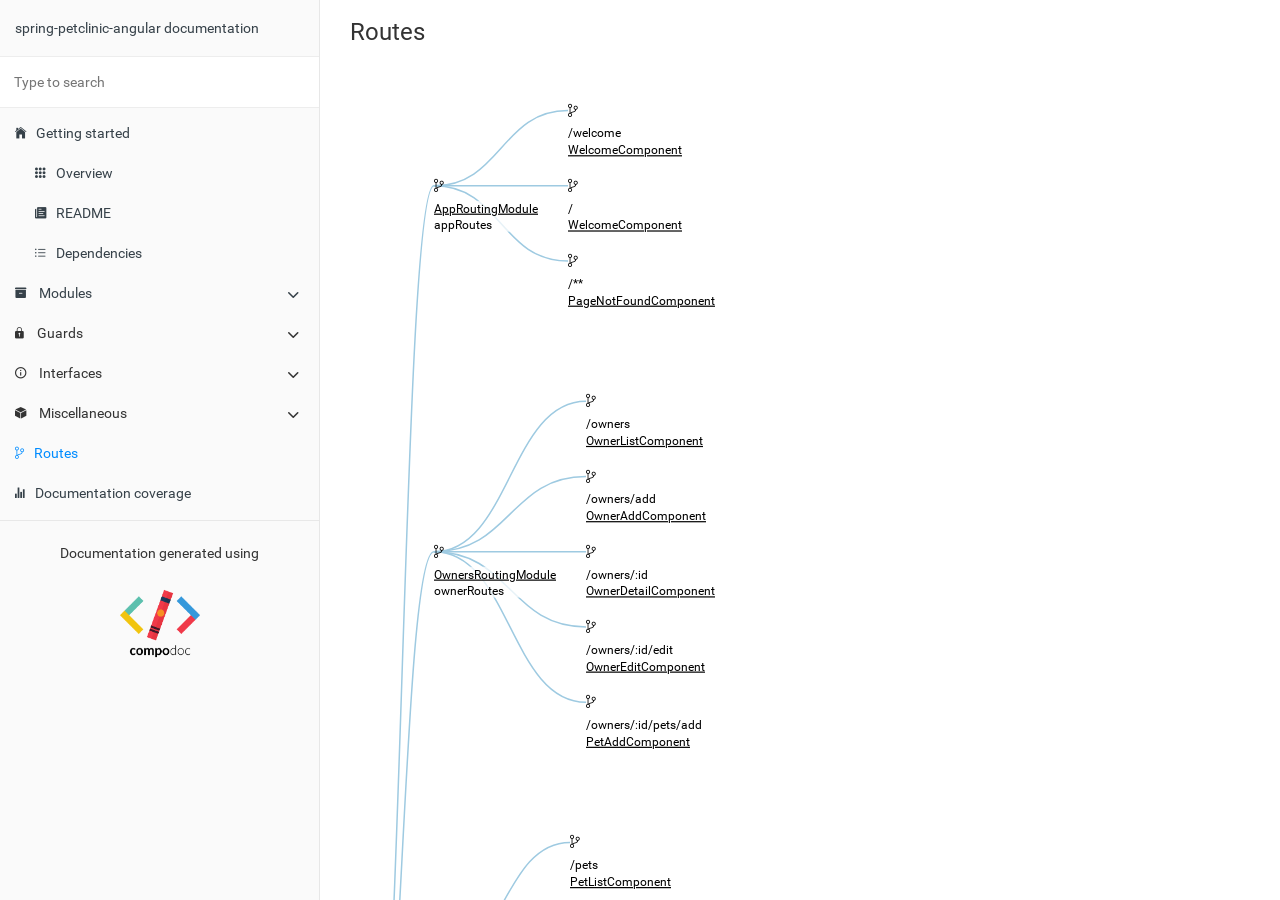
<file: Angular demo/docs/routes.html>
<!doctype html>
<html class="no-js" lang="">
    <head>
        <meta charset="utf-8">
        <meta http-equiv="x-ua-compatible" content="ie=edge">
        <title>spring-petclinic-angular documentation</title>
        <meta name="description" content="">
        <meta name="viewport" content="width=device-width, initial-scale=1">

        <link rel="icon" type="image/x-icon" href="./images/favicon.ico">
	      <link rel="stylesheet" href="./styles/style.css">
    </head>
    <body>

        <div class="navbar navbar-default navbar-fixed-top visible-xs">
            <a href="./" class="navbar-brand">spring-petclinic-angular documentation</a>
            <button type="button" class="btn btn-default btn-menu ion-ios-menu" id="btn-menu"></button>
        </div>

        <div class="xs-menu menu" id="mobile-menu">
                <div id="book-search-input" role="search"><input type="text" placeholder="Type to search"></div>            <compodoc-menu></compodoc-menu>
        </div>

        <div class="container-fluid main">
           <div class="row main">
               <div class="hidden-xs menu">
                   <compodoc-menu mode="normal"></compodoc-menu>
               </div>
               <!-- START CONTENT -->
               <div class="content routes">
                   <div class="content-data">













<ol class="breadcrumb">
    <li>Routes</li>
</ol>

<div id="body-routes"></div>

<script src="./js/libs/d3.v3.min.js"></script>
<script src="./js/libs/innersvg.js"></script>

<script src="./js/routes/routes_index.js"></script>
<script src="./js/routes.js"></script>
                   




                   </div><div class="search-results">
    <div class="has-results">
        <h1 class="search-results-title"><span class='search-results-count'></span> result-matching "<span class='search-query'></span>"</h1>
        <ul class="search-results-list"></ul>
    </div>
    <div class="no-results">
        <h1 class="search-results-title">No results matching "<span class='search-query'></span>"</h1>
    </div>
</div>
</div>
               <!-- END CONTENT -->
           </div>
       </div>

       <script>
            var COMPODOC_CURRENT_PAGE_DEPTH = 0;
            var COMPODOC_CURRENT_PAGE_CONTEXT = 'routes';
            var COMPODOC_CURRENT_PAGE_URL = 'routes.html';
       </script>

       <script src="./js/libs/custom-elements.min.js"></script>
       <script src="./js/libs/lit-html.js"></script>
       <!-- Required to polyfill modern browsers as code is ES5 for IE... -->
       <script src="./js/libs/custom-elements-es5-adapter.js" charset="utf-8" defer></script>
       <script src="./js/menu-wc.js" defer></script>

       <script src="./js/libs/bootstrap-native.js"></script>

       <script src="./js/libs/es6-shim.min.js"></script>
       <script src="./js/libs/EventDispatcher.js"></script>
       <script src="./js/libs/promise.min.js"></script>
       <script src="./js/libs/zepto.min.js"></script>

       <script src="./js/compodoc.js"></script>

       <script src="./js/tabs.js"></script>
       <script src="./js/menu.js"></script>
       <script src="./js/libs/clipboard.min.js"></script>
       <script src="./js/libs/prism.js"></script>
       <script src="./js/sourceCode.js"></script>
          <script src="./js/search/search.js"></script>
          <script src="./js/search/lunr.min.js"></script>
          <script src="./js/search/search-lunr.js"></script>
          <script src="./js/search/search_index.js"></script>
       <script src="./js/lazy-load-graphs.js"></script>


    </body>
</html>
</file>
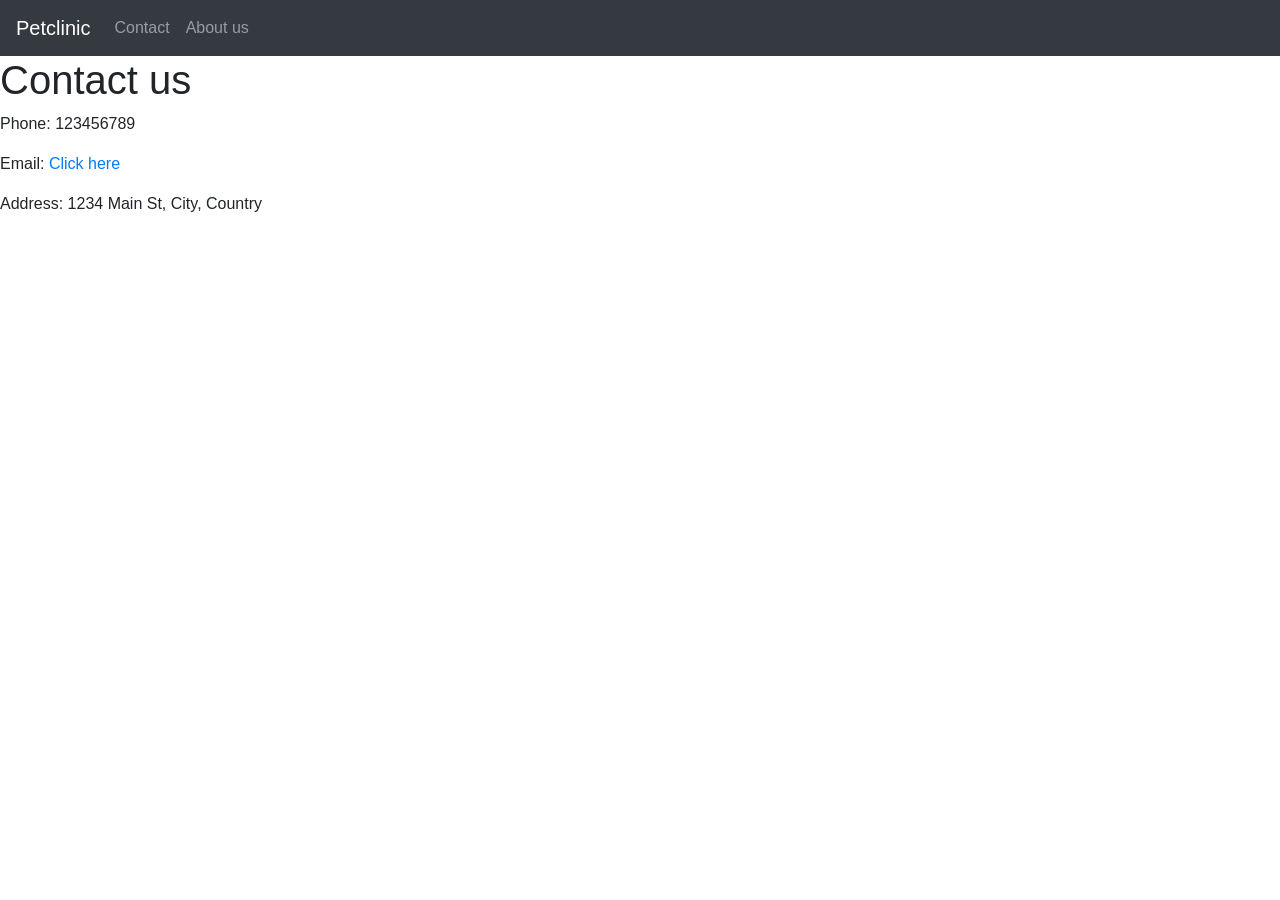
<file: Regex & Thymeleaf/day02PetclinicUI/contact.html>
<!DOCTYPE html>
<html>
    <head>
        <meta charset="utf-8">
        <title>Petclinic</title>
        <!-- bootstrap version 4 with integrity and cross origin-->
        <link rel="stylesheet" href="https://stackpath.bootstrapcdn.com/bootstrap/4.3.1/css/bootstrap.min.css"
            integrity="sha384-  ggOyR0iXCbMQv3Xipma34MD+dH/1fQ784/j6cY/iJTQUOhcWr7x9JvoRxT2miX1ib"
            crossorigin="anonymous">


    </head>
    <body>
        <!-- bootstrap navgation bar dark, links to contact and about us page -->
        <nav class="navbar navbar-expand-lg navbar-dark bg-dark">
            <a class="navbar-brand" href="#">Petclinic</a>
            <ul class="navbar-nav mr-auto">
                <li class="nav-item">
                    <a class="nav-link" href="contact.html">Contact</a>
                </li>
                <li class="nav-item">
                    <a class="nav-link" href="aboutus.html">About us</a>
                </li>
            </ul>
        </nav>
        <main>
            <div>
                <!-- bootstrap for basic contact information-->
                <h1>Contact us</h1>
                <p>Phone: 123456789</p>
                <!--give a click here button to mail-->
                <p>Email: <a href="mailto:prajwal@gmail.com"
                        target="_top">
                        Click here</a></p>
                        
                <p>Address: 1234 Main St, City, Country</p>
            </div>
        </main>
        

    </body>
</file>
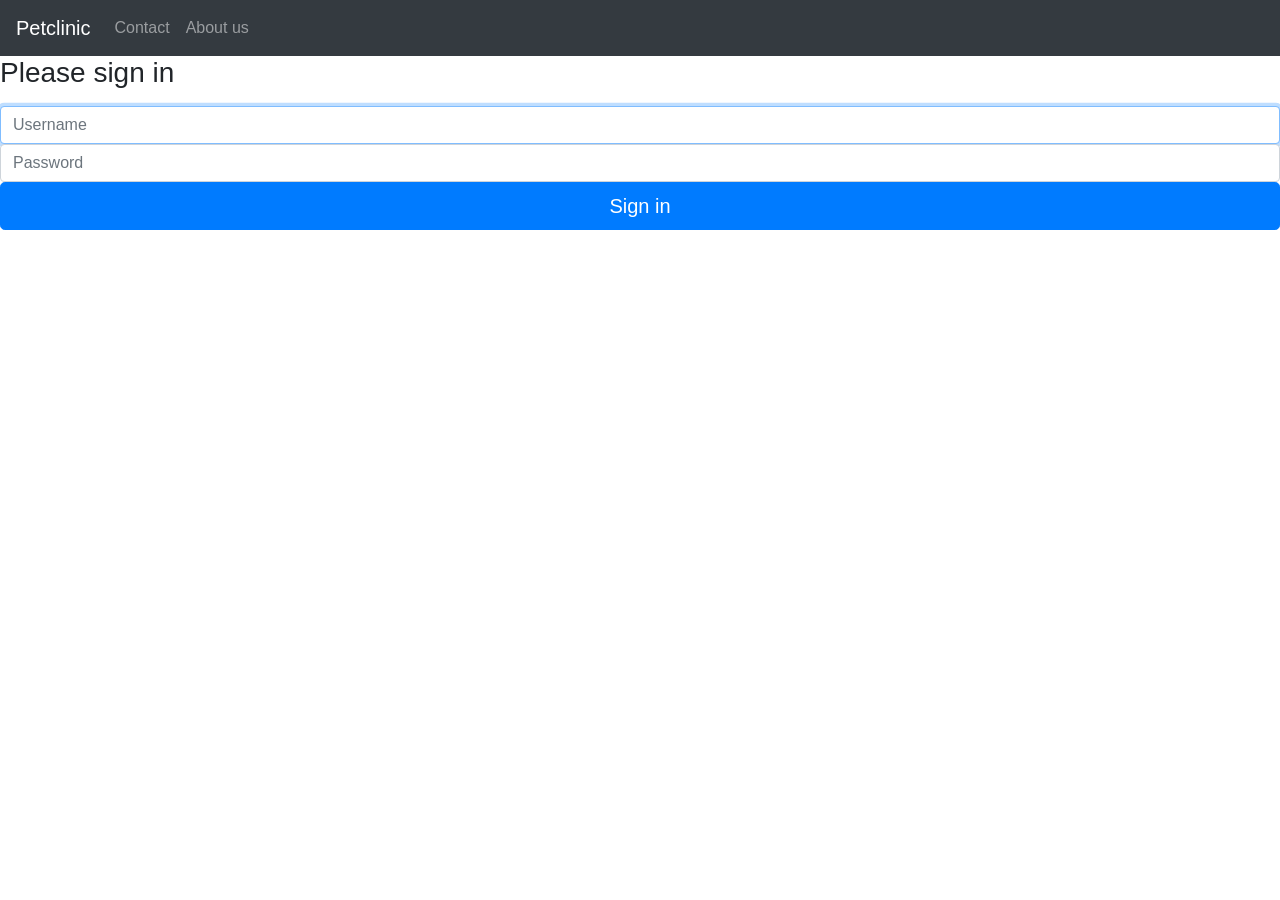
<file: Regex & Thymeleaf/day02PetclinicUI/login.html>
<!DOCTYPE html>
<html>
    <head>
        <meta charset="utf-8">
        <title>Petclinic</title>
        <!-- bootstrap version 4 with integrity and cross origin-->
        <link rel="stylesheet" href="https://stackpath.bootstrapcdn.com/bootstrap/4.3.1/css/bootstrap.min.css"
            integrity="sha384-  ggOyR0iXCbMQv3Xipma34MD+dH/1fQ784/j6cY/iJTQUOhcWr7x9JvoRxT2miX1ib"
            crossorigin="anonymous">


    </head>
    <body>
        <!-- bootstrap navgation bar dark, links to contact and about us page -->
        <nav class="navbar navbar-expand-lg navbar-dark bg-dark">
            <a class="navbar-brand" href="#">Petclinic</a>
            <ul class="navbar-nav mr-auto">
                <li class="nav-item">
                    <a class="nav-link" href="contact.html">Contact</a>
                </li>
                <li class="nav-item">
                    <a class="nav-link" href="aboutus.html">About us</a>
                </li>
            </ul>
        </nav>
        <main>
            <div>
                <!-- bootstrap for login asking username and passwrod-->
                <form class="form-signin" action="login.php" method="post">
                    <h1 class="h3 mb-3 font-weight-normal">Please sign in</h1>
                    <label for="username" class="sr-only">Username</label>
                    <input type="text" id="username" name="username" class="form-control" placeholder="Username" required
                        autofocus>
                    <label for="password" class="sr-only">Password</label>
                    <input type="password" id="password" name="password" class="form-control" placeholder="Password"
                        required>
                    <button class="btn btn-lg btn-primary btn-block" type="submit">Sign in</button>
            </div>
        </main>
        

    </body>
</file>
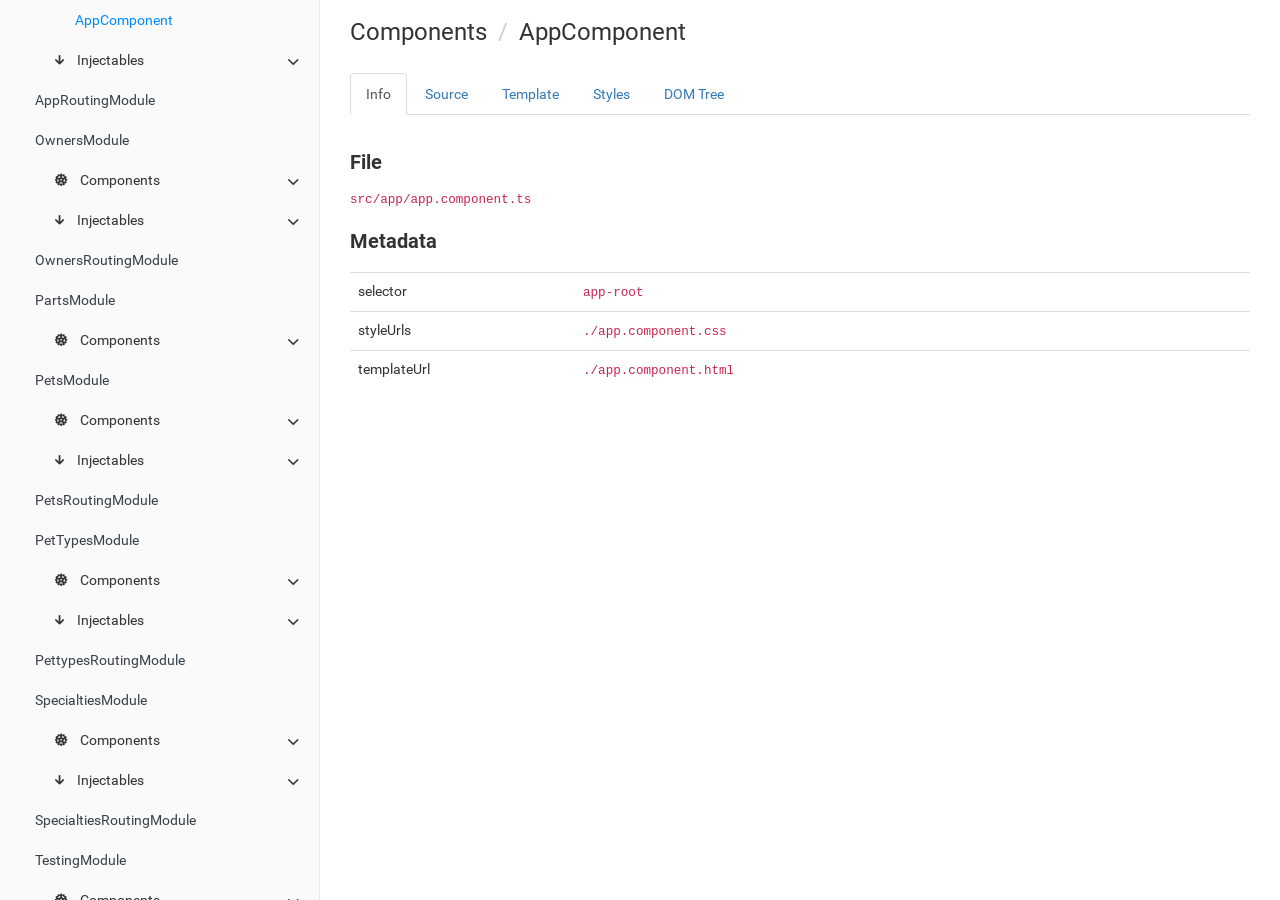
<file: Angular demo/docs/components/AppComponent.html>
<!doctype html>
<html class="no-js" lang="">
    <head>
        <meta charset="utf-8">
        <meta http-equiv="x-ua-compatible" content="ie=edge">
        <title>spring-petclinic-angular documentation</title>
        <meta name="description" content="">
        <meta name="viewport" content="width=device-width, initial-scale=1">

        <link rel="icon" type="image/x-icon" href="../images/favicon.ico">
	      <link rel="stylesheet" href="../styles/style.css">
    </head>
    <body>

        <div class="navbar navbar-default navbar-fixed-top visible-xs">
            <a href="../" class="navbar-brand">spring-petclinic-angular documentation</a>
            <button type="button" class="btn btn-default btn-menu ion-ios-menu" id="btn-menu"></button>
        </div>

        <div class="xs-menu menu" id="mobile-menu">
                <div id="book-search-input" role="search"><input type="text" placeholder="Type to search"></div>            <compodoc-menu></compodoc-menu>
        </div>

        <div class="container-fluid main">
           <div class="row main">
               <div class="hidden-xs menu">
                   <compodoc-menu mode="normal"></compodoc-menu>
               </div>
               <!-- START CONTENT -->
               <div class="content component">
                   <div class="content-data">




<ol class="breadcrumb">
  <li>Components</li>
  <li>AppComponent</li>
</ol>

<ul class="nav nav-tabs" role="tablist">
        <li class="active">
            <a href="#info" role="tab" id="info-tab" data-toggle="tab" data-link="info">Info</a>
        </li>
        <li >
            <a href="#source" role="tab" id="source-tab" data-toggle="tab" data-link="source">Source</a>
        </li>
        <li >
            <a href="#templateData" role="tab" id="templateData-tab" data-toggle="tab" data-link="template">Template</a>
        </li>
        <li >
            <a href="#styleData" role="tab" id="styleData-tab" data-toggle="tab" data-link="style">Styles</a>
        </li>
        <li >
            <a href="#tree" role="tab" id="tree-tab" data-toggle="tab" data-link="dom-tree">DOM Tree</a>
        </li>
</ul>

<div class="tab-content">
    <div class="tab-pane fade active in" id="c-info"><p class="comment">
    <h3>File</h3>
</p>
<p class="comment">
    <code>src/app/app.component.ts</code>
</p>





<section>
    <h3>Metadata</h3>
    <table class="table table-sm table-hover">
        <tbody>











            <tr>
                <td class="col-md-3">selector</td>
                <td class="col-md-9"><code>app-root</code></td>
            </tr>

            <tr>
                <td class="col-md-3">styleUrls</td>
                <td class="col-md-9"><code>./app.component.css</code></td>
            </tr>



            <tr>
                <td class="col-md-3">templateUrl</td>
                <td class="col-md-9"><code>./app.component.html</code></td>
            </tr>








        </tbody>
    </table>
</section>









</div>


    <div class="tab-pane fade  tab-source-code" id="c-source">
        <pre class="line-numbers compodoc-sourcecode"><code class="language-typescript">import {Component} from &#x27;@angular/core&#x27;;

@Component({
  selector: &#x27;app-root&#x27;,
  templateUrl: &#x27;./app.component.html&#x27;,
  styleUrls: [&#x27;./app.component.css&#x27;]
})
export class AppComponent {

}
</code></pre>
    </div>

    <div class="tab-pane fade " id="c-templateData">
        <pre class="line-numbers"><code class="language-html">&lt;!--
  ~ /*
  ~  * Copyright 2016-2017 the original author or authors.
  ~  *
  ~  * Licensed under the Apache License, Version 2.0 (the &quot;License&quot;);
  ~  * you may not use this file except in compliance with the License.
  ~  * You may obtain a copy of the License at
  ~  *
  ~  *      http://www.apache.org/licenses/LICENSE-2.0
  ~  *
  ~  * Unless required by applicable law or agreed to in writing, software
  ~  * distributed under the License is distributed on an &quot;AS IS&quot; BASIS,
  ~  * WITHOUT WARRANTIES OR CONDITIONS OF ANY KIND, either express or implied.
  ~  * See the License for the specific language governing permissions and
  ~  * limitations under the License.
  ~  */
  --&gt;

&lt;div class&#x3D;&quot;container-fluid&quot;&gt;

&lt;nav class&#x3D;&quot;navbar navbar-default &quot; role&#x3D;&quot;navigation&quot;&gt;
  &lt;div class&#x3D;&quot;container-fluid&quot;&gt;
  &lt;div class&#x3D;&quot;navbar-header&quot;&gt;
    &lt;a class&#x3D;&quot;navbar-brand&quot; href&#x3D;&quot;#&quot;&gt;&lt;span&gt;&lt;/span&gt;&lt;/a&gt;
  &lt;/div&gt;

    &lt;ul class&#x3D;&quot;nav navbar-nav&quot;&gt;
      &lt;li&gt;
        &lt;a routerLink&#x3D;&quot;welcome&quot; title&#x3D;&quot;home page&quot;&gt;
          &lt;span class&#x3D;&quot;glyphicon glyphicon-home&quot; aria-hidden&#x3D;&quot;true&quot;&gt;&lt;/span&gt;
          &lt;span&gt;Home&lt;/span&gt;
        &lt;/a&gt;
      &lt;/li&gt;

      &lt;li class&#x3D;&quot;dropdown&quot;&gt;
        &lt;a class&#x3D;&quot;dropdown-toggle&quot; data-toggle&#x3D;&quot;dropdown&quot; role&#x3D;&quot;button&quot;
           aria-haspopup&#x3D;&quot;true&quot; aria-expanded&#x3D;&quot;false&quot;&gt;Owners&lt;span class&#x3D;&quot;caret&quot;&gt;&lt;/span&gt;
        &lt;/a&gt;
        &lt;ul class&#x3D;&quot;dropdown-menu&quot;&gt;
          &lt;li&gt;&lt;a routerLink&#x3D;&quot;/owners&quot;&gt;&lt;span class&#x3D;&quot;glyphicon glyphicon-search&quot;
                                            aria-hidden&#x3D;&quot;true&quot;&gt;&lt;/span&gt;&lt;span&gt; All&lt;/span&gt;&lt;/a&gt;&lt;/li&gt;
          &lt;li&gt;&lt;a routerLink&#x3D;&quot;/owners/add&quot;&gt;&lt;span class&#x3D;&quot;glyphicon glyphicon-plus&quot; aria-hidden&#x3D;&quot;true&quot;&gt;&lt;/span&gt;&lt;span&gt; Add New&lt;/span&gt;&lt;/a&gt;
          &lt;/li&gt;
        &lt;/ul&gt;
      &lt;/li&gt;
      &lt;li class&#x3D;&quot;dropdown&quot;&gt;
        &lt;a class&#x3D;&quot;dropdown-toggle&quot; data-toggle&#x3D;&quot;dropdown&quot; role&#x3D;&quot;button&quot;
           aria-haspopup&#x3D;&quot;true&quot; aria-expanded&#x3D;&quot;false&quot;&gt;Veterinarians&lt;span class&#x3D;&quot;caret&quot;&gt;&lt;/span&gt;
        &lt;/a&gt;
        &lt;ul class&#x3D;&quot;dropdown-menu&quot;&gt;
          &lt;li&gt;&lt;a routerLink&#x3D;&quot;/vets&quot;&gt;&lt;span class&#x3D;&quot;glyphicon glyphicon-search&quot; aria-hidden&#x3D;&quot;true&quot;&gt;&lt;/span&gt;&lt;span&gt; All&lt;/span&gt;&lt;/a&gt;
          &lt;/li&gt;
          &lt;li&gt;&lt;a routerLink&#x3D;&quot;/vets/add&quot;&gt;&lt;span class&#x3D;&quot;glyphicon glyphicon-plus&quot;
                                              aria-hidden&#x3D;&quot;true&quot;&gt;&lt;/span&gt;&lt;span&gt; Add New&lt;/span&gt;&lt;/a&gt;&lt;/li&gt;
        &lt;/ul&gt;
      &lt;/li&gt;
      &lt;li&gt;
        &lt;a routerLink&#x3D;&quot;/pettypes&quot; routerLinkActive&#x3D;&quot;active&quot; title&#x3D;&quot;pettypes&quot;&gt;
          &lt;span class&#x3D;&quot;glyphicon glyphicon-th-list&quot; aria-hidden&#x3D;&quot;true&quot;&gt;&lt;/span&gt;
          &lt;span&gt;Pet Types&lt;/span&gt;
        &lt;/a&gt;
      &lt;/li&gt;
      &lt;li&gt;
        &lt;a routerLink&#x3D;&quot;/specialties&quot; routerLinkActive&#x3D;&quot;active&quot; title&#x3D;&quot;specialties&quot;&gt;
          &lt;span class&#x3D;&quot;glyphicon glyphicon-th-list&quot; aria-hidden&#x3D;&quot;true&quot;&gt;&lt;/span&gt;
          &lt;span&gt;Specialties&lt;/span&gt;
        &lt;/a&gt;
      &lt;/li&gt;
    &lt;/ul&gt;

  &lt;/div&gt;
&lt;/nav&gt;

&lt;/div&gt;



&lt;router-outlet&gt;&lt;/router-outlet&gt;

&lt;br/&gt;
&lt;br/&gt;
&lt;div class&#x3D;&quot;container&quot;&gt;
  &lt;div class&#x3D;&quot;row&quot;&gt;
    &lt;div class&#x3D;&quot;col-12 text-center&quot;&gt;&lt;img src&#x3D;&quot;./assets/images/angular.png&quot;
                                         alt&#x3D;&quot;Angular&quot; height&#x3D;&quot;80&quot; width&#x3D;&quot;80&quot;/&gt;
      &lt;img src&#x3D;&quot;./assets/images/spring-pivotal-logo.png&quot;
           alt&#x3D;&quot;Sponsored by Pivotal&quot;/&gt;&lt;/div&gt;
  &lt;/div&gt;
&lt;/div&gt;
</code></pre>
    </div>

    <div class="tab-pane fade " id="c-styleData">
                <p class="comment">
                    <code>./app.component.css</code>
                </p>
                <pre class="line-numbers"><code class="language-scss">/*
 *
 *  * Copyright 2016-2017 the original author or authors.
 *  *
 *  * Licensed under the Apache License, Version 2.0 (the &quot;License&quot;);
 *  * you may not use this file except in compliance with the License.
 *  * You may obtain a copy of the License at
 *  *
 *  *      http://www.apache.org/licenses/LICENSE-2.0
 *  *
 *  * Unless required by applicable law or agreed to in writing, software
 *  * distributed under the License is distributed on an &quot;AS IS&quot; BASIS,
 *  * WITHOUT WARRANTIES OR CONDITIONS OF ANY KIND, either express or implied.
 *  * See the License for the specific language governing permissions and
 *  * limitations under the License.
 *
 */

</code></pre>
    </div>

    <div class="tab-pane fade " id="c-tree">
        <div id="tree-container"></div>
        <div class="tree-legend">
            <div class="title">
                <b>Legend</b>
            </div>
            <div>
                <div class="color htmlelement"></div><span>Html element</span>
            </div>
            <div>
                <div class="color component"></div><span>Component</span>
            </div>
            <div>
                <div class="color directive"></div><span>Html element with directive</span>
            </div>
        </div>
    </div>

    
</div>

<script src="../js/libs/vis.min.js"></script>
<script src="../js/libs/htmlparser.js"></script>
<script src="../js/libs/deep-iterator.js"></script>
<script>
        var COMPONENT_TEMPLATE = '<div><!--  ~ /*  ~  * Copyright 2016-2017 the original author or authors.  ~  *  ~  * Licensed under the Apache License, Version 2.0 (the "License");  ~  * you may not use this file except in compliance with the License.  ~  * You may obtain a copy of the License at  ~  *  ~  *      http://www.apache.org/licenses/LICENSE-2.0  ~  *  ~  * Unless required by applicable law or agreed to in writing, software  ~  * distributed under the License is distributed on an "AS IS" BASIS,  ~  * WITHOUT WARRANTIES OR CONDITIONS OF ANY KIND, either express or implied.  ~  * See the License for the specific language governing permissions and  ~  * limitations under the License.  ~  */  --><div class="container-fluid"><nav class="navbar navbar-default " role="navigation">  <div class="container-fluid">  <div class="navbar-header">    <a class="navbar-brand" href="#"><span></span></a>  </div>    <ul class="nav navbar-nav">      <li>        <a routerLink="welcome" title="home page">          <span class="glyphicon glyphicon-home" aria-hidden="true"></span>          <span>Home</span>        </a>      </li>      <li class="dropdown">        <a class="dropdown-toggle" data-toggle="dropdown" role="button"           aria-haspopup="true" aria-expanded="false">Owners<span class="caret"></span>        </a>        <ul class="dropdown-menu">          <li><a routerLink="/owners"><span class="glyphicon glyphicon-search"                                            aria-hidden="true"></span><span> All</span></a></li>          <li><a routerLink="/owners/add"><span class="glyphicon glyphicon-plus" aria-hidden="true"></span><span> Add New</span></a>          </li>        </ul>      </li>      <li class="dropdown">        <a class="dropdown-toggle" data-toggle="dropdown" role="button"           aria-haspopup="true" aria-expanded="false">Veterinarians<span class="caret"></span>        </a>        <ul class="dropdown-menu">          <li><a routerLink="/vets"><span class="glyphicon glyphicon-search" aria-hidden="true"></span><span> All</span></a>          </li>          <li><a routerLink="/vets/add"><span class="glyphicon glyphicon-plus"                                              aria-hidden="true"></span><span> Add New</span></a></li>        </ul>      </li>      <li>        <a routerLink="/pettypes" routerLinkActive="active" title="pettypes">          <span class="glyphicon glyphicon-th-list" aria-hidden="true"></span>          <span>Pet Types</span>        </a>      </li>      <li>        <a routerLink="/specialties" routerLinkActive="active" title="specialties">          <span class="glyphicon glyphicon-th-list" aria-hidden="true"></span>          <span>Specialties</span>        </a>      </li>    </ul>  </div></nav></div><router-outlet></router-outlet><br/><br/><div class="container">  <div class="row">    <div class="col-12 text-center"><img src="./assets/images/angular.png"                                         alt="Angular" height="80" width="80"/>      <img src="./assets/images/spring-pivotal-logo.png"           alt="Sponsored by Pivotal"/></div>  </div></div></div>'
    var COMPONENTS = [{'name': 'AppComponent', 'selector': 'app-root'},{'name': 'DummyComponent', 'selector': ''},{'name': 'OwnerAddComponent', 'selector': 'app-owner-add'},{'name': 'OwnerDetailComponent', 'selector': 'app-owner-detail'},{'name': 'OwnerEditComponent', 'selector': 'app-owner-edit'},{'name': 'OwnerListComponent', 'selector': 'app-owner-list'},{'name': 'PageNotFoundComponent', 'selector': 'app-page-not-found'},{'name': 'PetAddComponent', 'selector': 'app-pet-add'},{'name': 'PetEditComponent', 'selector': 'app-pet-edit'},{'name': 'PetListComponent', 'selector': 'app-pet-list'},{'name': 'PettypeAddComponent', 'selector': 'app-pettype-add'},{'name': 'PettypeEditComponent', 'selector': 'app-pettype-edit'},{'name': 'PettypeListComponent', 'selector': 'app-pettype-list'},{'name': 'RouterOutletStubComponent', 'selector': 'app-router-outlet'},{'name': 'SpecialtyAddComponent', 'selector': 'app-specialty-add'},{'name': 'SpecialtyEditComponent', 'selector': 'app-specialty-edit'},{'name': 'SpecialtyListComponent', 'selector': 'app-specialty-list'},{'name': 'VetAddComponent', 'selector': 'app-vet-add'},{'name': 'VetEditComponent', 'selector': 'app-vet-edit'},{'name': 'VetListComponent', 'selector': 'app-vet-list'},{'name': 'VisitAddComponent', 'selector': 'app-visit-add'},{'name': 'VisitEditComponent', 'selector': 'app-visit-edit'},{'name': 'VisitListComponent', 'selector': 'app-visit-list'},{'name': 'WelcomeComponent', 'selector': 'app-welcome'}];
    var DIRECTIVES = [{'name': 'RouterLinkStubDirective', 'selector': '[appRouterLink]'}];
    var ACTUAL_COMPONENT = {'name': 'AppComponent'};
</script>
<script src="../js/tree.js"></script>










                   




                   </div><div class="search-results">
    <div class="has-results">
        <h1 class="search-results-title"><span class='search-results-count'></span> result-matching "<span class='search-query'></span>"</h1>
        <ul class="search-results-list"></ul>
    </div>
    <div class="no-results">
        <h1 class="search-results-title">No results matching "<span class='search-query'></span>"</h1>
    </div>
</div>
</div>
               <!-- END CONTENT -->
           </div>
       </div>

       <script>
            var COMPODOC_CURRENT_PAGE_DEPTH = 1;
            var COMPODOC_CURRENT_PAGE_CONTEXT = 'component';
            var COMPODOC_CURRENT_PAGE_URL = 'AppComponent.html';
       </script>

       <script src="../js/libs/custom-elements.min.js"></script>
       <script src="../js/libs/lit-html.js"></script>
       <!-- Required to polyfill modern browsers as code is ES5 for IE... -->
       <script src="../js/libs/custom-elements-es5-adapter.js" charset="utf-8" defer></script>
       <script src="../js/menu-wc.js" defer></script>

       <script src="../js/libs/bootstrap-native.js"></script>

       <script src="../js/libs/es6-shim.min.js"></script>
       <script src="../js/libs/EventDispatcher.js"></script>
       <script src="../js/libs/promise.min.js"></script>
       <script src="../js/libs/zepto.min.js"></script>

       <script src="../js/compodoc.js"></script>

       <script src="../js/tabs.js"></script>
       <script src="../js/menu.js"></script>
       <script src="../js/libs/clipboard.min.js"></script>
       <script src="../js/libs/prism.js"></script>
       <script src="../js/sourceCode.js"></script>
          <script src="../js/search/search.js"></script>
          <script src="../js/search/lunr.min.js"></script>
          <script src="../js/search/search-lunr.js"></script>
          <script src="../js/search/search_index.js"></script>
       <script src="../js/lazy-load-graphs.js"></script>


    </body>
</html>
</file>
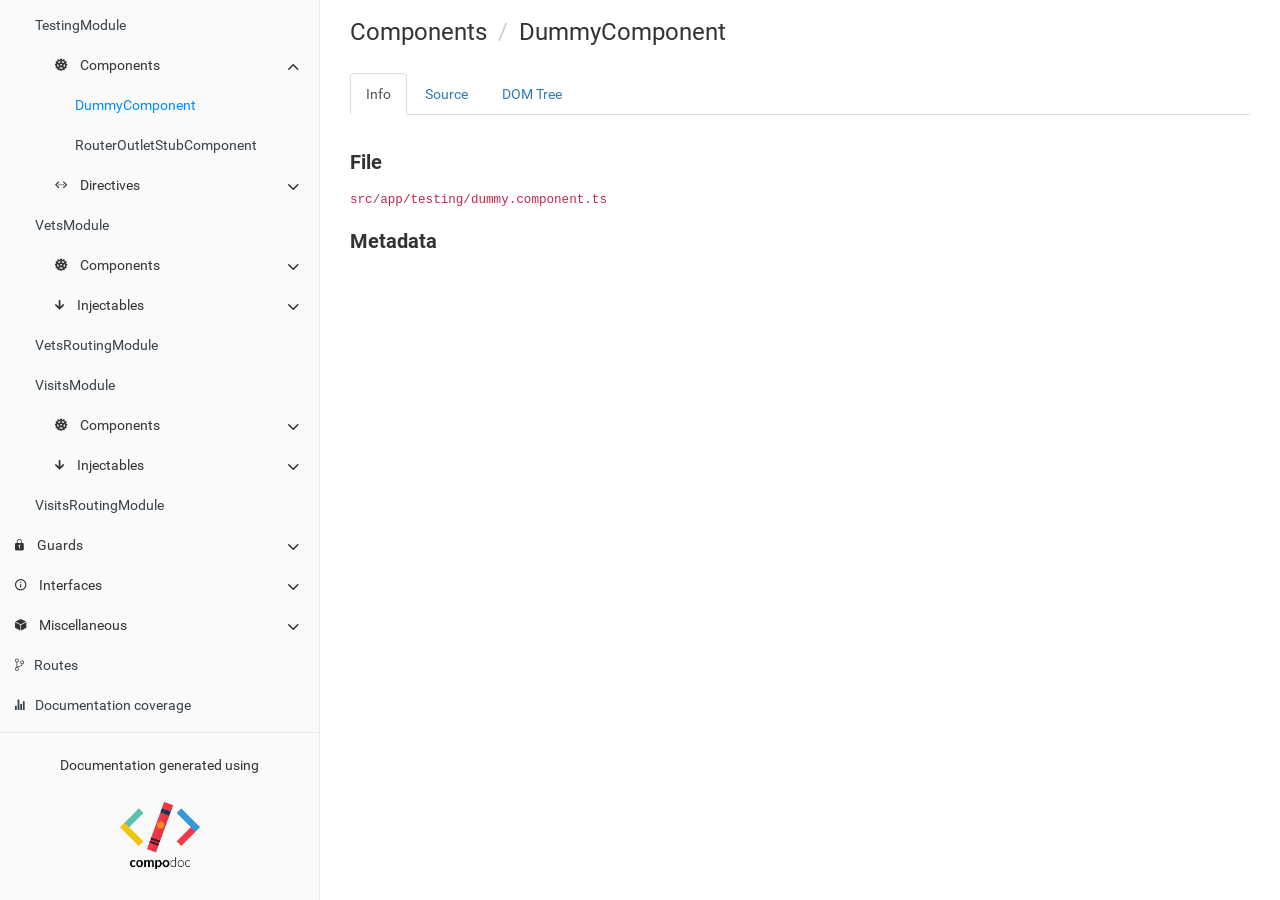
<file: Angular demo/docs/components/DummyComponent.html>
<!doctype html>
<html class="no-js" lang="">
    <head>
        <meta charset="utf-8">
        <meta http-equiv="x-ua-compatible" content="ie=edge">
        <title>spring-petclinic-angular documentation</title>
        <meta name="description" content="">
        <meta name="viewport" content="width=device-width, initial-scale=1">

        <link rel="icon" type="image/x-icon" href="../images/favicon.ico">
	      <link rel="stylesheet" href="../styles/style.css">
    </head>
    <body>

        <div class="navbar navbar-default navbar-fixed-top visible-xs">
            <a href="../" class="navbar-brand">spring-petclinic-angular documentation</a>
            <button type="button" class="btn btn-default btn-menu ion-ios-menu" id="btn-menu"></button>
        </div>

        <div class="xs-menu menu" id="mobile-menu">
                <div id="book-search-input" role="search"><input type="text" placeholder="Type to search"></div>            <compodoc-menu></compodoc-menu>
        </div>

        <div class="container-fluid main">
           <div class="row main">
               <div class="hidden-xs menu">
                   <compodoc-menu mode="normal"></compodoc-menu>
               </div>
               <!-- START CONTENT -->
               <div class="content component">
                   <div class="content-data">




<ol class="breadcrumb">
  <li>Components</li>
  <li>DummyComponent</li>
</ol>

<ul class="nav nav-tabs" role="tablist">
        <li class="active">
            <a href="#info" role="tab" id="info-tab" data-toggle="tab" data-link="info">Info</a>
        </li>
        <li >
            <a href="#source" role="tab" id="source-tab" data-toggle="tab" data-link="source">Source</a>
        </li>
        <li >
            <a href="#tree" role="tab" id="tree-tab" data-toggle="tab" data-link="dom-tree">DOM Tree</a>
        </li>
</ul>

<div class="tab-content">
    <div class="tab-pane fade active in" id="c-info"><p class="comment">
    <h3>File</h3>
</p>
<p class="comment">
    <code>src/app/testing/dummy.component.ts</code>
</p>





<section>
    <h3>Metadata</h3>
    <table class="table table-sm table-hover">
        <tbody>























        </tbody>
    </table>
</section>









</div>


    <div class="tab-pane fade  tab-source-code" id="c-source">
        <pre class="line-numbers compodoc-sourcecode"><code class="language-typescript">import {Component} from &#x27;@angular/core&#x27;;

@Component({
  template: &#x27;&#x27;
})
export class DummyComponent {

}
</code></pre>
    </div>



    <div class="tab-pane fade " id="c-tree">
        <div id="tree-container"></div>
        <div class="tree-legend">
            <div class="title">
                <b>Legend</b>
            </div>
            <div>
                <div class="color htmlelement"></div><span>Html element</span>
            </div>
            <div>
                <div class="color component"></div><span>Component</span>
            </div>
            <div>
                <div class="color directive"></div><span>Html element with directive</span>
            </div>
        </div>
    </div>

    
</div>

<script src="../js/libs/vis.min.js"></script>
<script src="../js/libs/htmlparser.js"></script>
<script src="../js/libs/deep-iterator.js"></script>
<script>
        var COMPONENT_TEMPLATE = '<div></div>'
    var COMPONENTS = [{'name': 'AppComponent', 'selector': 'app-root'},{'name': 'DummyComponent', 'selector': ''},{'name': 'OwnerAddComponent', 'selector': 'app-owner-add'},{'name': 'OwnerDetailComponent', 'selector': 'app-owner-detail'},{'name': 'OwnerEditComponent', 'selector': 'app-owner-edit'},{'name': 'OwnerListComponent', 'selector': 'app-owner-list'},{'name': 'PageNotFoundComponent', 'selector': 'app-page-not-found'},{'name': 'PetAddComponent', 'selector': 'app-pet-add'},{'name': 'PetEditComponent', 'selector': 'app-pet-edit'},{'name': 'PetListComponent', 'selector': 'app-pet-list'},{'name': 'PettypeAddComponent', 'selector': 'app-pettype-add'},{'name': 'PettypeEditComponent', 'selector': 'app-pettype-edit'},{'name': 'PettypeListComponent', 'selector': 'app-pettype-list'},{'name': 'RouterOutletStubComponent', 'selector': 'app-router-outlet'},{'name': 'SpecialtyAddComponent', 'selector': 'app-specialty-add'},{'name': 'SpecialtyEditComponent', 'selector': 'app-specialty-edit'},{'name': 'SpecialtyListComponent', 'selector': 'app-specialty-list'},{'name': 'VetAddComponent', 'selector': 'app-vet-add'},{'name': 'VetEditComponent', 'selector': 'app-vet-edit'},{'name': 'VetListComponent', 'selector': 'app-vet-list'},{'name': 'VisitAddComponent', 'selector': 'app-visit-add'},{'name': 'VisitEditComponent', 'selector': 'app-visit-edit'},{'name': 'VisitListComponent', 'selector': 'app-visit-list'},{'name': 'WelcomeComponent', 'selector': 'app-welcome'}];
    var DIRECTIVES = [{'name': 'RouterLinkStubDirective', 'selector': '[appRouterLink]'}];
    var ACTUAL_COMPONENT = {'name': 'DummyComponent'};
</script>
<script src="../js/tree.js"></script>










                   




                   </div><div class="search-results">
    <div class="has-results">
        <h1 class="search-results-title"><span class='search-results-count'></span> result-matching "<span class='search-query'></span>"</h1>
        <ul class="search-results-list"></ul>
    </div>
    <div class="no-results">
        <h1 class="search-results-title">No results matching "<span class='search-query'></span>"</h1>
    </div>
</div>
</div>
               <!-- END CONTENT -->
           </div>
       </div>

       <script>
            var COMPODOC_CURRENT_PAGE_DEPTH = 1;
            var COMPODOC_CURRENT_PAGE_CONTEXT = 'component';
            var COMPODOC_CURRENT_PAGE_URL = 'DummyComponent.html';
       </script>

       <script src="../js/libs/custom-elements.min.js"></script>
       <script src="../js/libs/lit-html.js"></script>
       <!-- Required to polyfill modern browsers as code is ES5 for IE... -->
       <script src="../js/libs/custom-elements-es5-adapter.js" charset="utf-8" defer></script>
       <script src="../js/menu-wc.js" defer></script>

       <script src="../js/libs/bootstrap-native.js"></script>

       <script src="../js/libs/es6-shim.min.js"></script>
       <script src="../js/libs/EventDispatcher.js"></script>
       <script src="../js/libs/promise.min.js"></script>
       <script src="../js/libs/zepto.min.js"></script>

       <script src="../js/compodoc.js"></script>

       <script src="../js/tabs.js"></script>
       <script src="../js/menu.js"></script>
       <script src="../js/libs/clipboard.min.js"></script>
       <script src="../js/libs/prism.js"></script>
       <script src="../js/sourceCode.js"></script>
          <script src="../js/search/search.js"></script>
          <script src="../js/search/lunr.min.js"></script>
          <script src="../js/search/search-lunr.js"></script>
          <script src="../js/search/search_index.js"></script>
       <script src="../js/lazy-load-graphs.js"></script>


    </body>
</html>
</file>
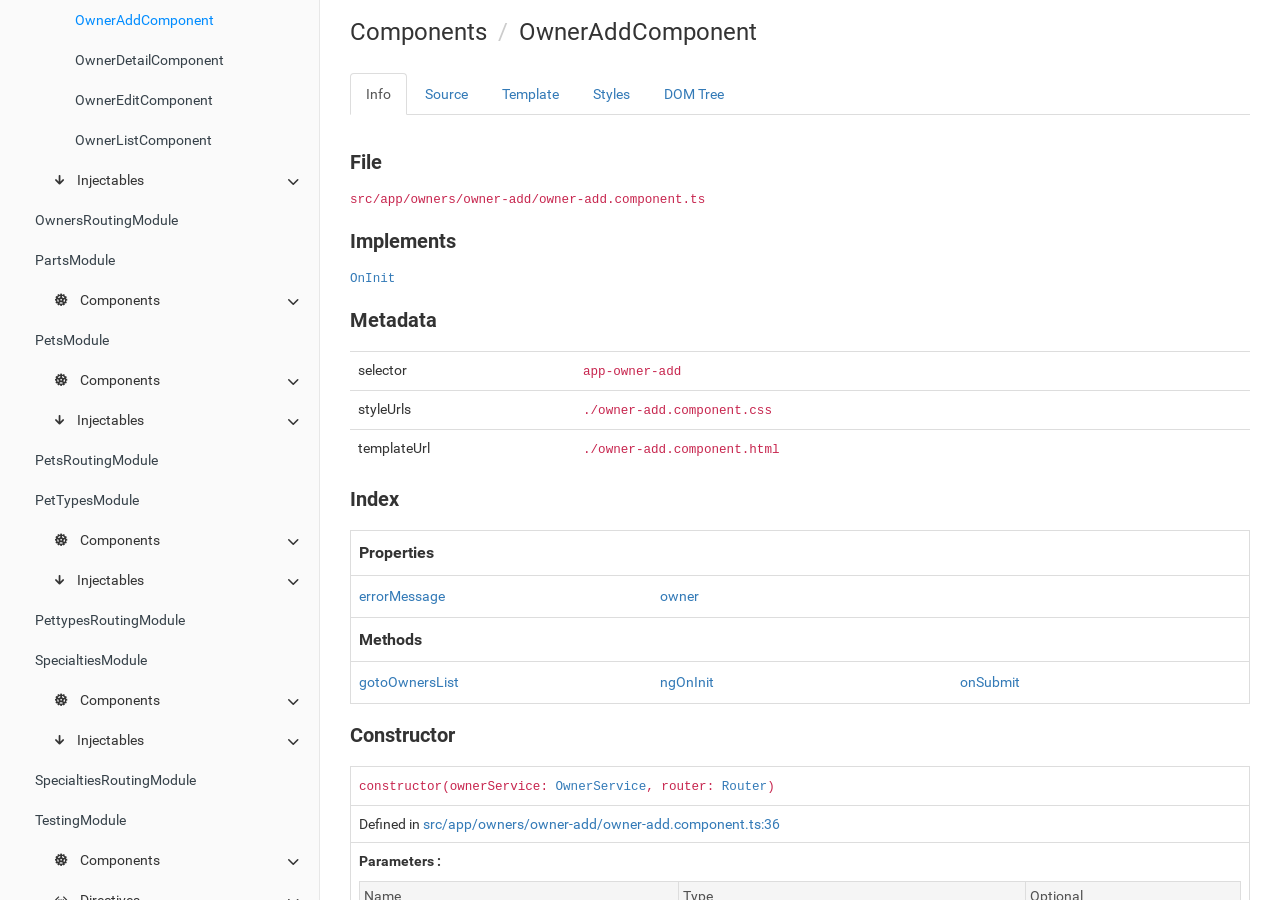
<file: Angular demo/docs/components/OwnerAddComponent.html>
<!doctype html>
<html class="no-js" lang="">
    <head>
        <meta charset="utf-8">
        <meta http-equiv="x-ua-compatible" content="ie=edge">
        <title>spring-petclinic-angular documentation</title>
        <meta name="description" content="">
        <meta name="viewport" content="width=device-width, initial-scale=1">

        <link rel="icon" type="image/x-icon" href="../images/favicon.ico">
	      <link rel="stylesheet" href="../styles/style.css">
    </head>
    <body>

        <div class="navbar navbar-default navbar-fixed-top visible-xs">
            <a href="../" class="navbar-brand">spring-petclinic-angular documentation</a>
            <button type="button" class="btn btn-default btn-menu ion-ios-menu" id="btn-menu"></button>
        </div>

        <div class="xs-menu menu" id="mobile-menu">
                <div id="book-search-input" role="search"><input type="text" placeholder="Type to search"></div>            <compodoc-menu></compodoc-menu>
        </div>

        <div class="container-fluid main">
           <div class="row main">
               <div class="hidden-xs menu">
                   <compodoc-menu mode="normal"></compodoc-menu>
               </div>
               <!-- START CONTENT -->
               <div class="content component">
                   <div class="content-data">




<ol class="breadcrumb">
  <li>Components</li>
  <li>OwnerAddComponent</li>
</ol>

<ul class="nav nav-tabs" role="tablist">
        <li class="active">
            <a href="#info" role="tab" id="info-tab" data-toggle="tab" data-link="info">Info</a>
        </li>
        <li >
            <a href="#source" role="tab" id="source-tab" data-toggle="tab" data-link="source">Source</a>
        </li>
        <li >
            <a href="#templateData" role="tab" id="templateData-tab" data-toggle="tab" data-link="template">Template</a>
        </li>
        <li >
            <a href="#styleData" role="tab" id="styleData-tab" data-toggle="tab" data-link="style">Styles</a>
        </li>
        <li >
            <a href="#tree" role="tab" id="tree-tab" data-toggle="tab" data-link="dom-tree">DOM Tree</a>
        </li>
</ul>

<div class="tab-content">
    <div class="tab-pane fade active in" id="c-info"><p class="comment">
    <h3>File</h3>
</p>
<p class="comment">
    <code>src/app/owners/owner-add/owner-add.component.ts</code>
</p>



    <p class="comment">
        <h3>Implements</h3>
    </p>
    <p class="comment">
                    <code><a href="https://angular.io/api/core/OnInit" target="_blank" >OnInit</a></code>
    </p>


<section>
    <h3>Metadata</h3>
    <table class="table table-sm table-hover">
        <tbody>











            <tr>
                <td class="col-md-3">selector</td>
                <td class="col-md-9"><code>app-owner-add</code></td>
            </tr>

            <tr>
                <td class="col-md-3">styleUrls</td>
                <td class="col-md-9"><code>./owner-add.component.css</code></td>
            </tr>



            <tr>
                <td class="col-md-3">templateUrl</td>
                <td class="col-md-9"><code>./owner-add.component.html</code></td>
            </tr>








        </tbody>
    </table>
</section>

    <section>
    <h3 id="index">Index</h3>
    <table class="table table-sm table-bordered index-table">
        <tbody>
                <tr>
                    <td class="col-md-4">
                        <h6><b>Properties</b></h6>
                    </td>
                </tr>
                <tr>
                    <td class="col-md-4">
                        <ul class="index-list">
                            <li>
                                <a href="#errorMessage">errorMessage</a>
                            </li>
                            <li>
                                <a href="#owner">owner</a>
                            </li>
                        </ul>
                    </td>
                </tr>

                <tr>
                    <td class="col-md-4">
                        <h6><b>Methods</b></h6>
                    </td>
                </tr>
                <tr>
                    <td class="col-md-4">
                        <ul class="index-list">
                            <li>
                                <a href="#gotoOwnersList">gotoOwnersList</a>
                            </li>
                            <li>
                                <a href="#ngOnInit">ngOnInit</a>
                            </li>
                            <li>
                                <a href="#onSubmit">onSubmit</a>
                            </li>
                        </ul>
                    </td>
                </tr>





        </tbody>
    </table>
</section>

    <section>
    <h3 id="constructor">Constructor</h3>
        <table class="table table-sm table-bordered">
            <tbody>
                <tr>
                    <td class="col-md-4">
<code>constructor(ownerService: <a href="../injectables/OwnerService.html">OwnerService</a>, router: <a href="https://angular.io/api/router/Router" target="_blank">Router</a>)</code>
                    </td>
                </tr>
                        <tr>
                            <td class="col-md-4">
                                <div class="io-line">Defined in <a href="" data-line="36" class="link-to-prism">src/app/owners/owner-add/owner-add.component.ts:36</a></div>
                            </td>
                        </tr>

                <tr>
                    <td class="col-md-4">
                            <div>
                                    <b>Parameters :</b>
                                    <table class="params">
                                        <thead>
                                            <tr>
                                                <td>Name</td>
                                                    <td>Type</td>
                                                <td>Optional</td>
                                            </tr>
                                        </thead>
                                        <tbody>
                                                <tr>
                                                        <td>ownerService</td>
                                                  
                                                        <td>
                                                                        <code><a href="../injectables/OwnerService.html" target="_self" >OwnerService</a></code>
                                                        </td>
                                                  
                                                    <td>
                                                            No
                                                    </td>
                                                    
                                                </tr>
                                                <tr>
                                                        <td>router</td>
                                                  
                                                        <td>
                                                                        <code><a href="https://angular.io/api/router/Router" target="_blank" >Router</a></code>
                                                        </td>
                                                  
                                                    <td>
                                                            No
                                                    </td>
                                                    
                                                </tr>
                                        </tbody>
                                    </table>
                            </div>
                    </td>
                </tr>
            </tbody>
        </table>
</section>





    <section>
    
    <h3 id="methods">
        Methods
    </h3>
    <table class="table table-sm table-bordered">
        <tbody>
            <tr>
                <td class="col-md-4">
                    <a name="gotoOwnersList"></a>
                    <span class="name">
                        <b>
                            gotoOwnersList
                        </b>
                        <a href="#gotoOwnersList"><span class="icon ion-ios-link"></span></a>
                    </span>
                </td>
            </tr>
            <tr>
                <td class="col-md-4">
<code>gotoOwnersList()</code>
                </td>
            </tr>


            <tr>
                <td class="col-md-4">
                    <div class="io-line">Defined in <a href="" data-line="56"
                            class="link-to-prism">src/app/owners/owner-add/owner-add.component.ts:56</a></div>
                </td>
            </tr>


            <tr>
                <td class="col-md-4">

                    <div class="io-description">
                        <b>Returns : </b>        <code><a href="https://www.typescriptlang.org/docs/handbook/basic-types.html" target="_blank" >void</a></code>

                    </div>
                </td>
            </tr>
        </tbody>
    </table>
    <table class="table table-sm table-bordered">
        <tbody>
            <tr>
                <td class="col-md-4">
                    <a name="ngOnInit"></a>
                    <span class="name">
                        <b>
                            ngOnInit
                        </b>
                        <a href="#ngOnInit"><span class="icon ion-ios-link"></span></a>
                    </span>
                </td>
            </tr>
            <tr>
                <td class="col-md-4">
<code>ngOnInit()</code>
                </td>
            </tr>


            <tr>
                <td class="col-md-4">
                    <div class="io-line">Defined in <a href="" data-line="42"
                            class="link-to-prism">src/app/owners/owner-add/owner-add.component.ts:42</a></div>
                </td>
            </tr>


            <tr>
                <td class="col-md-4">

                    <div class="io-description">
                        <b>Returns : </b>        <code><a href="https://www.typescriptlang.org/docs/handbook/basic-types.html" target="_blank" >void</a></code>

                    </div>
                </td>
            </tr>
        </tbody>
    </table>
    <table class="table table-sm table-bordered">
        <tbody>
            <tr>
                <td class="col-md-4">
                    <a name="onSubmit"></a>
                    <span class="name">
                        <b>
                            onSubmit
                        </b>
                        <a href="#onSubmit"><span class="icon ion-ios-link"></span></a>
                    </span>
                </td>
            </tr>
            <tr>
                <td class="col-md-4">
<code>onSubmit(owner: <a href="../interfaces/Owner.html">Owner</a>)</code>
                </td>
            </tr>


            <tr>
                <td class="col-md-4">
                    <div class="io-line">Defined in <a href="" data-line="45"
                            class="link-to-prism">src/app/owners/owner-add/owner-add.component.ts:45</a></div>
                </td>
            </tr>


            <tr>
                <td class="col-md-4">

                    <div class="io-description">
                        <b>Parameters :</b>
                        <table class="params">
                            <thead>
                                <tr>
                                    <td>Name</td>
                                    <td>Type</td>
                                    <td>Optional</td>
                                </tr>
                            </thead>
                            <tbody>
                                <tr>
                                    <td>owner</td>
                                    <td>
                                                <code><a href="../interfaces/Owner.html" target="_self" >Owner</a></code>
                                    </td>

                                    <td>
                                        No
                                    </td>


                                </tr>
                            </tbody>
                        </table>
                    </div>
                    <div>
                    </div>
                    <div class="io-description">
                        <b>Returns : </b>        <code><a href="https://www.typescriptlang.org/docs/handbook/basic-types.html" target="_blank" >void</a></code>

                    </div>
                    <div class="io-description">
                        
                    </div>
                </td>
            </tr>
        </tbody>
    </table>
</section>
    <section>
    
        <h3 id="inputs">
            Properties
        </h3>
        <table class="table table-sm table-bordered">
            <tbody>
                <tr>
                    <td class="col-md-4">
                        <a name="errorMessage"></a>
                        <span class="name">
                            <b>
                            errorMessage</b>
                            <a href="#errorMessage"><span class="icon ion-ios-link"></span></a>
                        </span>
                    </td>
                </tr>
                    <tr>
                        <td class="col-md-4">
                            <i>Type : </i>        <code><a href="https://developer.mozilla.org/en-US/docs/Web/JavaScript/Reference/Global_Objects/string" target="_blank" >string</a></code>

                        </td>
                    </tr>
                        <tr>
                            <td class="col-md-4">
                                    <div class="io-line">Defined in <a href="" data-line="36" class="link-to-prism">src/app/owners/owner-add/owner-add.component.ts:36</a></div>
                            </td>
                        </tr>


            </tbody>
        </table>
        <table class="table table-sm table-bordered">
            <tbody>
                <tr>
                    <td class="col-md-4">
                        <a name="owner"></a>
                        <span class="name">
                            <b>
                            owner</b>
                            <a href="#owner"><span class="icon ion-ios-link"></span></a>
                        </span>
                    </td>
                </tr>
                    <tr>
                        <td class="col-md-4">
                            <i>Type : </i>        <code><a href="../interfaces/Owner.html" target="_self" >Owner</a></code>

                        </td>
                    </tr>
                        <tr>
                            <td class="col-md-4">
                                    <div class="io-line">Defined in <a href="" data-line="35" class="link-to-prism">src/app/owners/owner-add/owner-add.component.ts:35</a></div>
                            </td>
                        </tr>


            </tbody>
        </table>
</section>

</div>


    <div class="tab-pane fade  tab-source-code" id="c-source">
        <pre class="line-numbers compodoc-sourcecode"><code class="language-typescript">import {Component, OnInit} from &#x27;@angular/core&#x27;;
import {OwnerService} from &#x27;../owner.service&#x27;;
import {Owner} from &#x27;../owner&#x27;;
import {Router} from &#x27;@angular/router&#x27;;

@Component({
  selector: &#x27;app-owner-add&#x27;,
  templateUrl: &#x27;./owner-add.component.html&#x27;,
  styleUrls: [&#x27;./owner-add.component.css&#x27;]
})
export class OwnerAddComponent implements OnInit {

  owner: Owner;
  errorMessage: string;

  constructor(private ownerService: OwnerService, private router: Router) {
    this.owner &#x3D; {} as Owner;
  }

  ngOnInit() {
  }

  onSubmit(owner: Owner) {
    owner.id &#x3D; null;
    this.ownerService.addOwner(owner).subscribe(
      newOwner &#x3D;&gt; {
        this.owner &#x3D; newOwner;
        this.gotoOwnersList();
      },
      error &#x3D;&gt; this.errorMessage &#x3D; error as any
    );
  }

  gotoOwnersList() {
    this.router.navigate([&#x27;/owners&#x27;]);
  }

}
</code></pre>
    </div>

    <div class="tab-pane fade " id="c-templateData">
        <pre class="line-numbers"><code class="language-html">&lt;!--
  ~ /*
  ~  * Copyright 2016-2017 the original author or authors.
  ~  *
  ~  * Licensed under the Apache License, Version 2.0 (the &quot;License&quot;);
  ~  * you may not use this file except in compliance with the License.
  ~  * You may obtain a copy of the License at
  ~  *
  ~  *      http://www.apache.org/licenses/LICENSE-2.0
  ~  *
  ~  * Unless required by applicable law or agreed to in writing, software
  ~  * distributed under the License is distributed on an &quot;AS IS&quot; BASIS,
  ~  * WITHOUT WARRANTIES OR CONDITIONS OF ANY KIND, either express or implied.
  ~  * See the License for the specific language governing permissions and
  ~  * limitations under the License.
  ~  */
  --&gt;

&lt;div class&#x3D;&quot;container-fluid&quot;&gt;
  &lt;div class&#x3D;&quot;container xd-container&quot;&gt;
    &lt;h2&gt;
      New Owner
    &lt;/h2&gt;
    &lt;form (ngSubmit)&#x3D;&quot;onSubmit(ownerForm.value)&quot; #ownerForm&#x3D;&quot;ngForm&quot; class&#x3D;&quot;form-horizontal&quot;&gt;
      &lt;div class&#x3D;&quot;form-group&quot; hidden&#x3D;&quot;true&quot;&gt;
        &lt;input type&#x3D;&quot;text&quot; hidden&#x3D;&quot;true&quot; class&#x3D;&quot;form-control&quot; id&#x3D;&quot;id&quot; [(ngModel)]&#x3D;&quot;owner.id&quot; name&#x3D;&quot;id&quot;/&gt;
      &lt;/div&gt;
      &lt;div class&#x3D;&quot;form-group has-feedback&quot; [class.has-success]&#x3D;&quot;firstName.dirty &amp;&amp; firstName.valid&quot; [class.has-error]&#x3D;&quot;firstName.dirty &amp;&amp;  !firstName.valid&quot;&gt;
        &lt;label for&#x3D;&quot;firstName&quot; class&#x3D;&quot;col-sm-2 control-label&quot;&gt;First Name&lt;/label&gt;
        &lt;div class&#x3D;&quot;col-sm-10&quot;&gt;
          &lt;input type&#x3D;&quot;text&quot; class&#x3D;&quot;form-control&quot; id&#x3D;&quot;firstName&quot; [(ngModel)]&#x3D;&quot;owner.firstName&quot; minlength&#x3D;&quot;2&quot; required name&#x3D;&quot;firstName&quot; #firstName&#x3D;&quot;ngModel&quot;/&gt;
          &lt;span class&#x3D;&quot;glyphicon form-control-feedback&quot; [class.glyphicon-ok]&#x3D;&quot;firstName.valid&quot; [class.glyphicon-remove]&#x3D;&quot;!firstName.valid&quot; aria-hidden&#x3D;&quot;true&quot;&gt;&lt;/span&gt;
          &lt;span class&#x3D;&quot;help-block&quot; *ngIf&#x3D;&quot;firstName.dirty &amp;&amp; firstName.hasError(&#x27;required&#x27;)&quot;&gt;First name is required&lt;/span&gt;
          &lt;span class&#x3D;&quot;help-block&quot; *ngIf&#x3D;&quot;firstName.dirty &amp;&amp; firstName.hasError(&#x27;minlength&#x27;)&quot;&gt;First name must be at least 2 characters long&lt;/span&gt;
        &lt;/div&gt;
      &lt;/div&gt;
      &lt;div class&#x3D;&quot;form-group has-feedback&quot; [class.has-success]&#x3D;&quot;lastName.dirty &amp;&amp; lastName.valid&quot; [class.has-error]&#x3D;&quot;lastName.dirty &amp;&amp; !lastName.valid&quot;&gt;
        &lt;label for&#x3D;&quot;lastName&quot; class&#x3D;&quot;col-sm-2 control-label&quot;&gt;Last Name&lt;/label&gt;
        &lt;div class&#x3D;&quot;col-sm-10&quot;&gt;
          &lt;input type&#x3D;&quot;text&quot; class&#x3D;&quot;form-control&quot; id&#x3D;&quot;lastName&quot; [(ngModel)]&#x3D;&quot;owner.lastName&quot; name&#x3D;&quot;lastName&quot; minlength&#x3D;&quot;2&quot; required #lastName&#x3D;&quot;ngModel&quot;/&gt;
          &lt;span class&#x3D;&quot;glyphicon form-control-feedback&quot; [class.glyphicon-ok]&#x3D;&quot;lastName.valid&quot; [class.glyphicon-remove]&#x3D;&quot;!lastName.valid&quot; aria-hidden&#x3D;&quot;true&quot;&gt;&lt;/span&gt;
          &lt;span class&#x3D;&quot;help-block&quot; *ngIf&#x3D;&quot;lastName.dirty &amp;&amp; lastName.hasError(&#x27;required&#x27;)&quot;&gt;Last name is required&lt;/span&gt;
          &lt;span class&#x3D;&quot;help-block&quot; *ngIf&#x3D;&quot;lastName.dirty &amp;&amp; lastName.hasError(&#x27;minlength&#x27;)&quot;&gt;Last name must be at least 2 characters long&lt;/span&gt;
        &lt;/div&gt;
      &lt;/div&gt;
      &lt;div class&#x3D;&quot;form-group has-feedback&quot; [class.has-success]&#x3D;&quot;address.dirty &amp;&amp; address.valid&quot; [class.has-error]&#x3D;&quot;address.dirty &amp;&amp; !address.valid&quot;&gt;
        &lt;label for&#x3D;&quot;address&quot; class&#x3D;&quot;col-sm-2 control-label&quot;&gt;Address&lt;/label&gt;
        &lt;div class&#x3D;&quot;col-sm-10&quot;&gt;
          &lt;input type&#x3D;&quot;text&quot; class&#x3D;&quot;form-control&quot; id&#x3D;&quot;address&quot; [(ngModel)]&#x3D;&quot;owner.address&quot; name&#x3D;&quot;address&quot; required #address&#x3D;&quot;ngModel&quot;/&gt;
          &lt;span class&#x3D;&quot;glyphicon form-control-feedback&quot; [class.glyphicon-ok]&#x3D;&quot;address.valid&quot; [class.glyphicon-remove]&#x3D;&quot;!address.valid&quot; aria-hidden&#x3D;&quot;true&quot;&gt;&lt;/span&gt;
          &lt;span class&#x3D;&quot;help-block&quot; *ngIf&#x3D;&quot;address.dirty &amp;&amp; address.hasError(&#x27;required&#x27;)&quot;&gt;Address is required&lt;/span&gt;
        &lt;/div&gt;
      &lt;/div&gt;
      &lt;div class&#x3D;&quot;form-group has-feedback&quot; [class.has-success]&#x3D;&quot;city.dirty &amp;&amp; city.valid&quot; [class.has-error]&#x3D;&quot;city.dirty &amp;&amp; !city.valid&quot;&gt;
        &lt;label for&#x3D;&quot;city&quot; class&#x3D;&quot;col-sm-2 control-label&quot;&gt;City&lt;/label&gt;
        &lt;div class&#x3D;&quot;col-sm-10&quot;&gt;
          &lt;input type&#x3D;&quot;text&quot; class&#x3D;&quot;form-control&quot; id&#x3D;&quot;city&quot; [(ngModel)]&#x3D;&quot;owner.city&quot; name&#x3D;&quot;city&quot; required #city&#x3D;&quot;ngModel&quot;/&gt;
          &lt;span class&#x3D;&quot;glyphicon form-control-feedback&quot; [class.glyphicon-ok]&#x3D;&quot;city.valid&quot; [class.glyphicon-remove]&#x3D;&quot;!city.valid&quot; aria-hidden&#x3D;&quot;true&quot;&gt;&lt;/span&gt;
          &lt;span class&#x3D;&quot;help-block&quot; *ngIf&#x3D;&quot;city.dirty &amp;&amp; city.hasError(&#x27;required&#x27;)&quot;&gt;City is required&lt;/span&gt;
        &lt;/div&gt;
      &lt;/div&gt;
      &lt;div class&#x3D;&quot;form-group has-feedback&quot; [class.has-success]&#x3D;&quot;telephone.dirty &amp;&amp; telephone.valid&quot; [class.has-error]&#x3D;&quot;telephone.dirty &amp;&amp; !telephone.valid&quot;&gt;
        &lt;label for&#x3D;&quot;telephone&quot; class&#x3D;&quot;col-sm-2 control-label&quot;&gt;Telephone&lt;/label&gt;
        &lt;div class&#x3D;&quot;col-sm-10&quot;&gt;
          &lt;input type&#x3D;&quot;text&quot; class&#x3D;&quot;form-control&quot; id&#x3D;&quot;telephone&quot; [(ngModel)]&#x3D;&quot;owner.telephone&quot; name&#x3D;&quot;telephone&quot; required maxlength&#x3D;&quot;10&quot; pattern&#x3D;&quot;^[0-9]{0,10}$&quot; #telephone&#x3D;&quot;ngModel&quot;/&gt;
          &lt;span class&#x3D;&quot;glyphicon form-control-feedback&quot; [class.glyphicon-ok]&#x3D;&quot;telephone.valid&quot; [class.glyphicon-remove]&#x3D;&quot;!telephone.valid&quot; aria-hidden&#x3D;&quot;true&quot;&gt;&lt;/span&gt;
          &lt;span class&#x3D;&quot;help-block&quot; *ngIf&#x3D;&quot;telephone.dirty &amp;&amp; telephone.hasError(&#x27;required&#x27;)&quot;&gt;Phone number is required&lt;/span&gt;
          &lt;span class&#x3D;&quot;help-block&quot; *ngIf&#x3D;&quot;telephone.dirty &amp;&amp; telephone.hasError(&#x27;maxlength&#x27;)&quot;&gt;Phone number cannot be more than 10 digits long&lt;/span&gt;
          &lt;span class&#x3D;&quot;help-block&quot; *ngIf&#x3D;&quot;telephone.dirty &amp;&amp; telephone.hasError(&#x27;pattern&#x27;)&quot; &gt;Phone number only accept digits&lt;/span&gt;
        &lt;/div&gt;
      &lt;/div&gt;
      &lt;div class&#x3D;&quot;form-group&quot;&gt;
        &lt;div class&#x3D;&quot;col-sm-offset-2 col-sm-10&quot;&gt;
          &lt;button class&#x3D;&quot;btn btn-default&quot; type&#x3D;&quot;button&quot; (click)&#x3D;&quot;gotoOwnersList()&quot;&gt;Back&lt;/button&gt;
          &lt;button class&#x3D;&quot;btn btn-default&quot; type&#x3D;&quot;submit&quot; [disabled]&#x3D;&quot;!ownerForm.valid&quot;&gt;Add Owner&lt;/button&gt;
        &lt;/div&gt;
      &lt;/div&gt;
    &lt;/form&gt;
  &lt;/div&gt;
&lt;/div&gt;
</code></pre>
    </div>

    <div class="tab-pane fade " id="c-styleData">
                <p class="comment">
                    <code>./owner-add.component.css</code>
                </p>
                <pre class="line-numbers"><code class="language-scss">/*
 *
 *  * Copyright 2016-2017 the original author or authors.
 *  *
 *  * Licensed under the Apache License, Version 2.0 (the &quot;License&quot;);
 *  * you may not use this file except in compliance with the License.
 *  * You may obtain a copy of the License at
 *  *
 *  *      http://www.apache.org/licenses/LICENSE-2.0
 *  *
 *  * Unless required by applicable law or agreed to in writing, software
 *  * distributed under the License is distributed on an &quot;AS IS&quot; BASIS,
 *  * WITHOUT WARRANTIES OR CONDITIONS OF ANY KIND, either express or implied.
 *  * See the License for the specific language governing permissions and
 *  * limitations under the License.
 *
 */

</code></pre>
    </div>

    <div class="tab-pane fade " id="c-tree">
        <div id="tree-container"></div>
        <div class="tree-legend">
            <div class="title">
                <b>Legend</b>
            </div>
            <div>
                <div class="color htmlelement"></div><span>Html element</span>
            </div>
            <div>
                <div class="color component"></div><span>Component</span>
            </div>
            <div>
                <div class="color directive"></div><span>Html element with directive</span>
            </div>
        </div>
    </div>

    
</div>

<script src="../js/libs/vis.min.js"></script>
<script src="../js/libs/htmlparser.js"></script>
<script src="../js/libs/deep-iterator.js"></script>
<script>
        var COMPONENT_TEMPLATE = '<div><!--  ~ /*  ~  * Copyright 2016-2017 the original author or authors.  ~  *  ~  * Licensed under the Apache License, Version 2.0 (the "License");  ~  * you may not use this file except in compliance with the License.  ~  * You may obtain a copy of the License at  ~  *  ~  *      http://www.apache.org/licenses/LICENSE-2.0  ~  *  ~  * Unless required by applicable law or agreed to in writing, software  ~  * distributed under the License is distributed on an "AS IS" BASIS,  ~  * WITHOUT WARRANTIES OR CONDITIONS OF ANY KIND, either express or implied.  ~  * See the License for the specific language governing permissions and  ~  * limitations under the License.  ~  */  --><div class="container-fluid">  <div class="container xd-container">    <h2>      New Owner    </h2>    <form (ngSubmit)="onSubmit(ownerForm.value)" #ownerForm="ngForm" class="form-horizontal">      <div class="form-group" hidden="true">        <input type="text" hidden="true" class="form-control" id="id" [(ngModel)]="owner.id" name="id"/>      </div>      <div class="form-group has-feedback" [class.has-success]="firstName.dirty && firstName.valid" [class.has-error]="firstName.dirty &&  !firstName.valid">        <label for="firstName" class="col-sm-2 control-label">First Name</label>        <div class="col-sm-10">          <input type="text" class="form-control" id="firstName" [(ngModel)]="owner.firstName" minlength="2" required name="firstName" #firstName="ngModel"/>          <span class="glyphicon form-control-feedback" [class.glyphicon-ok]="firstName.valid" [class.glyphicon-remove]="!firstName.valid" aria-hidden="true"></span>          <span class="help-block" *ngIf="firstName.dirty && firstName.hasError(\'required\')">First name is required</span>          <span class="help-block" *ngIf="firstName.dirty && firstName.hasError(\'minlength\')">First name must be at least 2 characters long</span>        </div>      </div>      <div class="form-group has-feedback" [class.has-success]="lastName.dirty && lastName.valid" [class.has-error]="lastName.dirty && !lastName.valid">        <label for="lastName" class="col-sm-2 control-label">Last Name</label>        <div class="col-sm-10">          <input type="text" class="form-control" id="lastName" [(ngModel)]="owner.lastName" name="lastName" minlength="2" required #lastName="ngModel"/>          <span class="glyphicon form-control-feedback" [class.glyphicon-ok]="lastName.valid" [class.glyphicon-remove]="!lastName.valid" aria-hidden="true"></span>          <span class="help-block" *ngIf="lastName.dirty && lastName.hasError(\'required\')">Last name is required</span>          <span class="help-block" *ngIf="lastName.dirty && lastName.hasError(\'minlength\')">Last name must be at least 2 characters long</span>        </div>      </div>      <div class="form-group has-feedback" [class.has-success]="address.dirty && address.valid" [class.has-error]="address.dirty && !address.valid">        <label for="address" class="col-sm-2 control-label">Address</label>        <div class="col-sm-10">          <input type="text" class="form-control" id="address" [(ngModel)]="owner.address" name="address" required #address="ngModel"/>          <span class="glyphicon form-control-feedback" [class.glyphicon-ok]="address.valid" [class.glyphicon-remove]="!address.valid" aria-hidden="true"></span>          <span class="help-block" *ngIf="address.dirty && address.hasError(\'required\')">Address is required</span>        </div>      </div>      <div class="form-group has-feedback" [class.has-success]="city.dirty && city.valid" [class.has-error]="city.dirty && !city.valid">        <label for="city" class="col-sm-2 control-label">City</label>        <div class="col-sm-10">          <input type="text" class="form-control" id="city" [(ngModel)]="owner.city" name="city" required #city="ngModel"/>          <span class="glyphicon form-control-feedback" [class.glyphicon-ok]="city.valid" [class.glyphicon-remove]="!city.valid" aria-hidden="true"></span>          <span class="help-block" *ngIf="city.dirty && city.hasError(\'required\')">City is required</span>        </div>      </div>      <div class="form-group has-feedback" [class.has-success]="telephone.dirty && telephone.valid" [class.has-error]="telephone.dirty && !telephone.valid">        <label for="telephone" class="col-sm-2 control-label">Telephone</label>        <div class="col-sm-10">          <input type="text" class="form-control" id="telephone" [(ngModel)]="owner.telephone" name="telephone" required maxlength="10" pattern="^[0-9]{0,10}$" #telephone="ngModel"/>          <span class="glyphicon form-control-feedback" [class.glyphicon-ok]="telephone.valid" [class.glyphicon-remove]="!telephone.valid" aria-hidden="true"></span>          <span class="help-block" *ngIf="telephone.dirty && telephone.hasError(\'required\')">Phone number is required</span>          <span class="help-block" *ngIf="telephone.dirty && telephone.hasError(\'maxlength\')">Phone number cannot be more than 10 digits long</span>          <span class="help-block" *ngIf="telephone.dirty && telephone.hasError(\'pattern\')" >Phone number only accept digits</span>        </div>      </div>      <div class="form-group">        <div class="col-sm-offset-2 col-sm-10">          <button class="btn btn-default" type="button" (click)="gotoOwnersList()">Back</button>          <button class="btn btn-default" type="submit" [disabled]="!ownerForm.valid">Add Owner</button>        </div>      </div>    </form>  </div></div></div>'
    var COMPONENTS = [{'name': 'AppComponent', 'selector': 'app-root'},{'name': 'DummyComponent', 'selector': ''},{'name': 'OwnerAddComponent', 'selector': 'app-owner-add'},{'name': 'OwnerDetailComponent', 'selector': 'app-owner-detail'},{'name': 'OwnerEditComponent', 'selector': 'app-owner-edit'},{'name': 'OwnerListComponent', 'selector': 'app-owner-list'},{'name': 'PageNotFoundComponent', 'selector': 'app-page-not-found'},{'name': 'PetAddComponent', 'selector': 'app-pet-add'},{'name': 'PetEditComponent', 'selector': 'app-pet-edit'},{'name': 'PetListComponent', 'selector': 'app-pet-list'},{'name': 'PettypeAddComponent', 'selector': 'app-pettype-add'},{'name': 'PettypeEditComponent', 'selector': 'app-pettype-edit'},{'name': 'PettypeListComponent', 'selector': 'app-pettype-list'},{'name': 'RouterOutletStubComponent', 'selector': 'app-router-outlet'},{'name': 'SpecialtyAddComponent', 'selector': 'app-specialty-add'},{'name': 'SpecialtyEditComponent', 'selector': 'app-specialty-edit'},{'name': 'SpecialtyListComponent', 'selector': 'app-specialty-list'},{'name': 'VetAddComponent', 'selector': 'app-vet-add'},{'name': 'VetEditComponent', 'selector': 'app-vet-edit'},{'name': 'VetListComponent', 'selector': 'app-vet-list'},{'name': 'VisitAddComponent', 'selector': 'app-visit-add'},{'name': 'VisitEditComponent', 'selector': 'app-visit-edit'},{'name': 'VisitListComponent', 'selector': 'app-visit-list'},{'name': 'WelcomeComponent', 'selector': 'app-welcome'}];
    var DIRECTIVES = [{'name': 'RouterLinkStubDirective', 'selector': '[appRouterLink]'}];
    var ACTUAL_COMPONENT = {'name': 'OwnerAddComponent'};
</script>
<script src="../js/tree.js"></script>










                   




                   </div><div class="search-results">
    <div class="has-results">
        <h1 class="search-results-title"><span class='search-results-count'></span> result-matching "<span class='search-query'></span>"</h1>
        <ul class="search-results-list"></ul>
    </div>
    <div class="no-results">
        <h1 class="search-results-title">No results matching "<span class='search-query'></span>"</h1>
    </div>
</div>
</div>
               <!-- END CONTENT -->
           </div>
       </div>

       <script>
            var COMPODOC_CURRENT_PAGE_DEPTH = 1;
            var COMPODOC_CURRENT_PAGE_CONTEXT = 'component';
            var COMPODOC_CURRENT_PAGE_URL = 'OwnerAddComponent.html';
       </script>

       <script src="../js/libs/custom-elements.min.js"></script>
       <script src="../js/libs/lit-html.js"></script>
       <!-- Required to polyfill modern browsers as code is ES5 for IE... -->
       <script src="../js/libs/custom-elements-es5-adapter.js" charset="utf-8" defer></script>
       <script src="../js/menu-wc.js" defer></script>

       <script src="../js/libs/bootstrap-native.js"></script>

       <script src="../js/libs/es6-shim.min.js"></script>
       <script src="../js/libs/EventDispatcher.js"></script>
       <script src="../js/libs/promise.min.js"></script>
       <script src="../js/libs/zepto.min.js"></script>

       <script src="../js/compodoc.js"></script>

       <script src="../js/tabs.js"></script>
       <script src="../js/menu.js"></script>
       <script src="../js/libs/clipboard.min.js"></script>
       <script src="../js/libs/prism.js"></script>
       <script src="../js/sourceCode.js"></script>
          <script src="../js/search/search.js"></script>
          <script src="../js/search/lunr.min.js"></script>
          <script src="../js/search/search-lunr.js"></script>
          <script src="../js/search/search_index.js"></script>
       <script src="../js/lazy-load-graphs.js"></script>


    </body>
</html>
</file>
<file: Angular demo/docs/styles/style.css>
@import "./reset.css";
@import "./bootstrap.min.css";
@import "./bootstrap-card.css";
@import "./prism.css";
@import "./ionicons.min.css";
@import "./compodoc.css";
@import "./tablesort.css";
</file>
